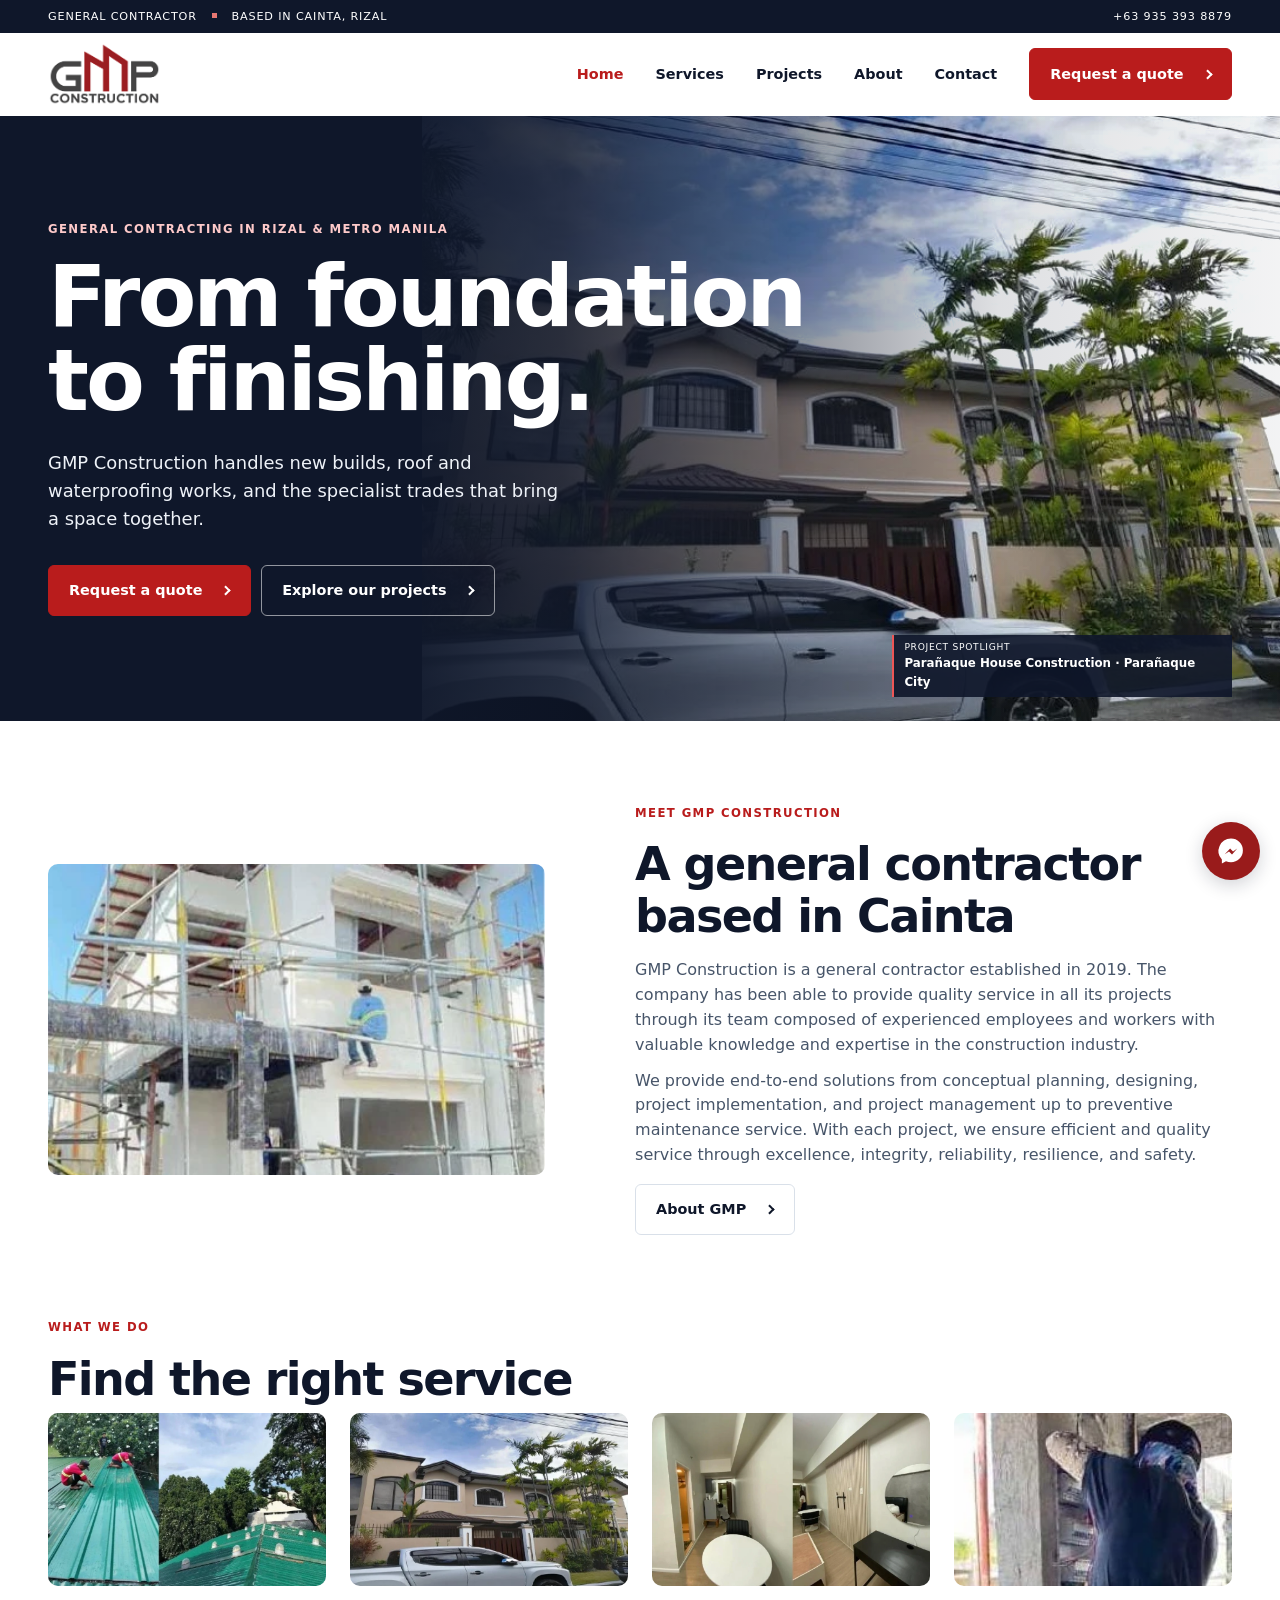
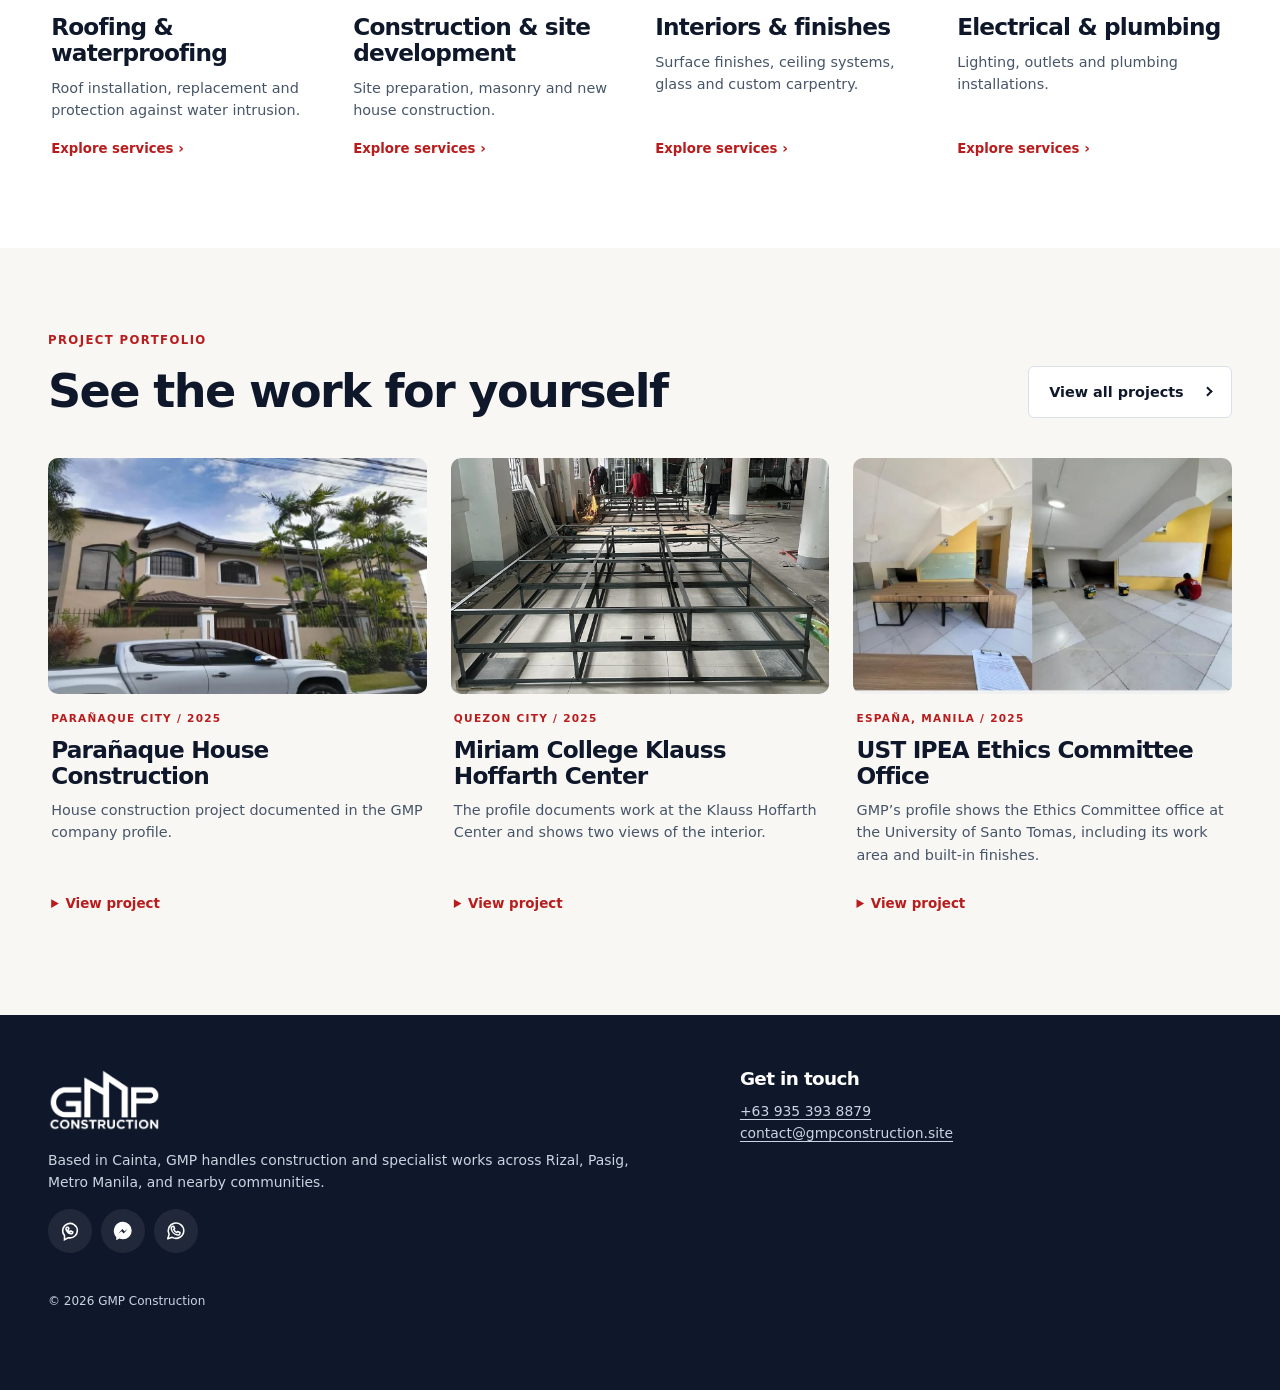
<file: index.html>
<!doctype html>
<html lang="en-PH">
<head>
  <meta charset="utf-8">
  <script async src="https://www.googletagmanager.com/gtm.js?id=GTM-N28Z9VFP"></script>
<script>
  window.dataLayer = window.dataLayer || [];
  function gtag(){dataLayer.push(arguments);}
  gtag('js', new Date());
</script>
  <meta name="viewport" content="width=device-width, initial-scale=1">
  <meta name="robots" content="index, follow">
  <title>GMP Construction | General Contractor in Cainta, Rizal</title>
  <meta name="description" content="GMP Construction provides house construction, roofing, waterproofing and specialist trades in Cainta, Rizal, Pasig and Metro Manila. Explore documented projects.">
  <link rel="canonical" href="https://gmpconstruction.site/">
  <meta property="og:type" content="website">
  <meta property="og:locale" content="en_PH">
  <meta property="og:site_name" content="GMP Construction">
  <meta property="og:title" content="GMP Construction | General Contractor in Cainta, Rizal">
  <meta property="og:description" content="GMP Construction provides house construction, roofing, waterproofing and specialist trades in Cainta, Rizal, Pasig and Metro Manila. Explore documented projects.">
  <meta property="og:url" content="https://gmpconstruction.site/">
  <meta property="og:image" content="https://gmpconstruction.site/assets/images/gmp-social-card-v1.8.2.jpg">
  <meta property="og:image:secure_url" content="https://gmpconstruction.site/assets/images/gmp-social-card-v1.8.2.jpg">
  <meta property="og:image:type" content="image/jpeg">
  <meta property="og:image:width" content="1200">
  <meta property="og:image:height" content="630">
  <meta property="og:image:alt" content="GMP Construction — General contracting in Rizal and Metro Manila, with a completed Parañaque house project">
  <meta name="twitter:image" content="https://gmpconstruction.site/assets/images/gmp-social-card-v1.8.2.jpg">
  <meta name="twitter:image:alt" content="GMP Construction — General contracting in Rizal and Metro Manila">
  <meta name="twitter:card" content="summary_large_image">
  <link rel="icon" type="image/png" href="assets/images/gmp-logo-color.png">
  <link rel="stylesheet" href="assets/css/bootstrap-grid.min.css">
  <link rel="stylesheet" href="assets/css/site.css">
  <!-- ANALYTICS: Insert the approved GA4 or GTM head snippet here after launch approval. -->
  <script type="application/ld+json">{"@context": "https://schema.org", "@type": "GeneralContractor", "name": "GMP Construction", "url": "https://gmpconstruction.site", "image": "https://gmpconstruction.site/assets/images/paranaque-house.webp", "telephone": "+639353938879", "email": "contact@gmpconstruction.site", "foundingDate": "2019", "address": {"@type": "PostalAddress", "streetAddress": "Lot 4 Blk 16 Talavera Street, Vista Verde Executive Village", "addressLocality": "Cainta", "addressRegion": "Rizal", "addressCountry": "PH"}, "areaServed": ["Cainta", "Rizal", "Pasig", "Metro Manila"], "sameAs": ["https://www.facebook.com/gmpconstructionph"]}</script>
  <script src="assets/js/site.js" defer></script>
  
  
</head>
<body>
  <!-- GTM: Insert the approved noscript fallback here if using GTM. -->
  <a class="skip" href="#main">Skip to content</a>
  <div class="utility"><div class="shell"><span>GENERAL CONTRACTOR <i></i> BASED IN CAINTA, RIZAL</span><a href="tel:+639353938879">+63 935 393 8879</a></div></div>
  <header class="header"><div class="shell nav">
    <a href="index.html" class="logo"><img src="assets/images/gmp-logo-color.png" alt="GMP Construction home" fetchpriority="high" decoding="async"></a>
    <button class="menu-toggle" type="button" aria-expanded="false" aria-controls="mobile-nav" aria-label="Open menu"><span class="burger" aria-hidden="true"></span></button>
    <nav id="nav" aria-label="Main navigation"><a href="index.html" aria-current="page">Home</a><a href="services.html">Services</a><a href="projects.html">Projects</a><a href="about.html">About</a><a href="contact.html">Contact</a><a class="button " href="quote.html#quote">Request a quote <span class="button-arrow" aria-hidden="true"></span></a></nav>
  </div></header>
  <dialog class="mobile-drawer" id="mobile-nav" aria-label="Mobile navigation">
    <div class="drawer-head"><strong>GMP Construction</strong><button type="button" data-menu-close aria-label="Close menu">×</button></div>
    <nav aria-label="Mobile navigation"><a href="index.html" aria-current="page">Home</a><a href="services.html">Services</a><a href="projects.html">Projects</a><a href="about.html">About</a><a href="contact.html">Contact</a><a class="button " href="quote.html#quote">Request a quote <span class="button-arrow" aria-hidden="true"></span></a></nav>
  </dialog>
  <main id="main"><section class="hero" aria-label="Featured project slideshow">
  <div class="hero-slide" ><img src="assets/images/paranaque-house.webp" alt="Street-facing exterior of the two-storey Parañaque house" fetchpriority="high" decoding="async"><a href="projects.html#paranaque-house" class="hero-caption">PROJECT SPOTLIGHT <strong>Parañaque House Construction · Parañaque City</strong></a></div><div class="hero-slide" hidden><img src="assets/images/miriam-klauss-hoffarth-uploaded-01.webp" alt="Miriam College Klauss Hoffarth Center — project photo 1" loading="lazy" decoding="async"><a href="projects.html#miriam-klauss-hoffarth" class="hero-caption">PROJECT SPOTLIGHT <strong>Miriam College Klauss Hoffarth Center · Quezon City</strong></a></div><div class="hero-slide" hidden><img src="assets/images/ust-ipea-ethics-office.webp" alt="Two interior views of the UST IPEA Ethics Committee office" loading="lazy" decoding="async"><a href="projects.html#ust-ipea-ethics-office" class="hero-caption">PROJECT SPOTLIGHT <strong>UST IPEA Ethics Committee Office · España, Manila</strong></a></div><div class="hero-slide" hidden><img src="assets/images/miriam-mmj-covered-court-uploaded-01.webp" alt="Miriam College MMJ Covered Court Re-roofing — project photo 1" loading="lazy" decoding="async"><a href="projects.html#miriam-mmj-covered-court" class="hero-caption">PROJECT SPOTLIGHT <strong>Miriam College MMJ Covered Court Re-roofing · Quezon City</strong></a></div>
  <div class="shell hero-inner"><p class="eyebrow">GENERAL CONTRACTING IN RIZAL &amp; METRO MANILA</p>
  <h1>From foundation<br>to finishing.</h1><p>GMP Construction handles new builds, roof and waterproofing works, and the specialist trades that bring a space together.</p>
  <div class="actions"><a class="button " href="quote.html#quote">Request a quote <span class="button-arrow" aria-hidden="true"></span></a><a class="button ghost" href="projects.html">Explore our projects <span class="button-arrow" aria-hidden="true"></span></a></div></div>
</section>
<section class="shell section about-layout home-intro" data-reveal><img src="assets/images/team.webp" alt="GMP crew working on a building exterior" loading="lazy" decoding="async"><div><p class="eyebrow">MEET GMP CONSTRUCTION</p><h2>A general contractor based in Cainta</h2><p>GMP Construction is a general contractor established in 2019. The company has been able to provide quality service in all its projects through its team composed of experienced employees and workers with valuable knowledge and expertise in the construction industry.</p>
<p>We provide end-to-end solutions from conceptual planning, designing, project implementation, and project management up to preventive maintenance service. With each project, we ensure efficient and quality service through excellence, integrity, reliability, resilience, and safety.</p><a class="button outline" href="about.html">About GMP <span class="button-arrow" aria-hidden="true"></span></a></div></section>
<section class="section shell"><p class="eyebrow">WHAT WE DO</p><h2>Find the right service</h2><div class="group-grid row row-cols-1 row-cols-sm-2 row-cols-xl-4 g-4"><div class="col d-flex"><a href="services.html#roofing" class="group-tile"><img src="assets/images/miriam-mmj-covered-court-01.webp" alt="" loading="lazy" decoding="async"><div><h3>Roofing &amp; waterproofing</h3><p>Roof installation, replacement and protection against water intrusion.</p><span class="service-link">Explore services <span aria-hidden="true">›</span></span></div></a></div><div class="col d-flex"><a href="services.html#construction" class="group-tile"><img src="assets/images/paranaque-house.webp" alt="" loading="lazy" decoding="async"><div><h3>Construction &amp; site development</h3><p>Site preparation, masonry and new house construction.</p><span class="service-link">Explore services <span aria-hidden="true">›</span></span></div></a></div><div class="col d-flex"><a href="services.html#finishes" class="group-tile"><img src="assets/images/condo-renovation-ortigas-01.webp" alt="" loading="lazy" decoding="async"><div><h3>Interiors &amp; finishes</h3><p>Surface finishes, ceiling systems, glass and custom carpentry.</p><span class="service-link">Explore services <span aria-hidden="true">›</span></span></div></a></div><div class="col d-flex"><a href="services.html#utilities" class="group-tile"><img src="assets/images/electrical-work.webp" alt="" loading="lazy" decoding="async"><div><h3>Electrical &amp; plumbing</h3><p>Lighting, outlets and plumbing installations.</p><span class="service-link">Explore services <span aria-hidden="true">›</span></span></div></a></div></div></section>
<section class="section tinted"><div class="shell"><p class="eyebrow">PROJECT PORTFOLIO</p><div class="section-head"><h2>See the work for yourself</h2><a class="button outline" href="projects.html">View all projects <span class="button-arrow" aria-hidden="true"></span></a></div>
<div class="project-grid row row-cols-1 row-cols-sm-2 row-cols-lg-3 g-4"><div class="project-column col d-flex" data-category="residential"><article class="project">
      <a class="project-cover" href="#paranaque-house" aria-label="View project: Parañaque House Construction"><img src="assets/images/paranaque-house.webp" alt="Street-facing exterior of the two-storey Parañaque house" loading="lazy" decoding="async"></a>
      <div class="project-content"><p class="eyebrow">Parañaque City <span> / </span> 2025</p>
      <h3>Parañaque House Construction</h3><p>House construction project documented in the GMP company profile.</p>
      <details class="project-evidence" id="paranaque-house"><summary>View project</summary><figure><img src="assets/images/paranaque-house.webp" alt="Street-facing exterior of the two-storey Parañaque house" loading="lazy" decoding="async"><figcaption>Street-facing exterior of the two-storey Parañaque house</figcaption></figure>
      <a class="button " href="quote.html?service=House%20construction&amp;project=Para%C3%B1aque%20House%20Construction#quote">I want to avail this service <span class="button-arrow" aria-hidden="true"></span></a></details></div>
    </article></div><div class="project-column col d-flex" data-category="institutional"><article class="project">
      <a class="project-cover" href="#miriam-klauss-hoffarth" aria-label="View project: Miriam College Klauss Hoffarth Center"><img src="assets/images/miriam-klauss-hoffarth-uploaded-01.webp" alt="Miriam College Klauss Hoffarth Center — project photo 1" loading="lazy" decoding="async"></a>
      <div class="project-content"><p class="eyebrow">Quezon City <span> / </span> 2025</p>
      <h3>Miriam College Klauss Hoffarth Center</h3><p>The profile documents work at the Klauss Hoffarth Center and shows two views of the interior.</p>
      <details class="project-evidence" id="miriam-klauss-hoffarth"><summary>View project</summary><figure><img src="assets/images/miriam-klauss-hoffarth-uploaded-01.webp" alt="Miriam College Klauss Hoffarth Center — project photo 1" loading="lazy" decoding="async"><figcaption>Miriam College Klauss Hoffarth Center — project photo 1</figcaption></figure><figure><img src="assets/images/miriam-klauss-hoffarth-uploaded-02.webp" alt="Miriam College Klauss Hoffarth Center — project photo 2" loading="lazy" decoding="async"><figcaption>Miriam College Klauss Hoffarth Center — project photo 2</figcaption></figure><figure><img src="assets/images/miriam-klauss-hoffarth-uploaded-03.webp" alt="Miriam College Klauss Hoffarth Center — project photo 3" loading="lazy" decoding="async"><figcaption>Miriam College Klauss Hoffarth Center — project photo 3</figcaption></figure><figure><img src="assets/images/miriam-klauss-hoffarth-uploaded-04.webp" alt="Miriam College Klauss Hoffarth Center — project photo 4" loading="lazy" decoding="async"><figcaption>Miriam College Klauss Hoffarth Center — project photo 4</figcaption></figure><figure><img src="assets/images/miriam-klauss-hoffarth-uploaded-05.webp" alt="Miriam College Klauss Hoffarth Center — project photo 5" loading="lazy" decoding="async"><figcaption>Miriam College Klauss Hoffarth Center — project photo 5</figcaption></figure><figure><img src="assets/images/miriam-klauss-hoffarth-uploaded-06.webp" alt="Miriam College Klauss Hoffarth Center — project photo 6" loading="lazy" decoding="async"><figcaption>Miriam College Klauss Hoffarth Center — project photo 6</figcaption></figure><figure><img src="assets/images/miriam-klauss-hoffarth.webp" alt="Interior views of the Klauss Hoffarth Center" loading="lazy" decoding="async"><figcaption>Interior views of the Klauss Hoffarth Center</figcaption></figure><figure><img src="assets/images/miriam-klauss-hoffarth-view-1.webp" alt="Interior with ceiling and lighting finishes" loading="lazy" decoding="async"><figcaption>Interior with ceiling and lighting finishes</figcaption></figure><figure><img src="assets/images/miriam-klauss-hoffarth-view-2.webp" alt="Interior showing work in progress" loading="lazy" decoding="async"><figcaption>Interior showing work in progress</figcaption></figure>
      <a class="button " href="quote.html?service=Other%20/%20multiple%20services&amp;project=Miriam%20College%20Klauss%20Hoffarth%20Center#quote">I want to avail this service <span class="button-arrow" aria-hidden="true"></span></a></details></div>
    </article></div><div class="project-column col d-flex" data-category="institutional"><article class="project">
      <a class="project-cover" href="#ust-ipea-ethics-office" aria-label="View project: UST IPEA Ethics Committee Office"><img src="assets/images/ust-ipea-ethics-office.webp" alt="Two interior views of the UST IPEA Ethics Committee office" loading="lazy" decoding="async"></a>
      <div class="project-content"><p class="eyebrow">España, Manila <span> / </span> 2025</p>
      <h3>UST IPEA Ethics Committee Office</h3><p>GMP’s profile shows the Ethics Committee office at the University of Santo Tomas, including its work area and built-in finishes.</p>
      <details class="project-evidence" id="ust-ipea-ethics-office"><summary>View project</summary><figure><img src="assets/images/ust-ipea-ethics-office.webp" alt="Two interior views of the UST IPEA Ethics Committee office" loading="lazy" decoding="async"><figcaption>Two interior views of the UST IPEA Ethics Committee office</figcaption></figure><figure><img src="assets/images/ust-ipea-ethics-office-view-1.webp" alt="Office interior with a work table" loading="lazy" decoding="async"><figcaption>Office interior with a work table</figcaption></figure><figure><img src="assets/images/ust-ipea-ethics-office-view-2.webp" alt="Office interior and tiled floor" loading="lazy" decoding="async"><figcaption>Office interior and tiled floor</figcaption></figure>
      <a class="button " href="quote.html?service=Other%20/%20multiple%20services&amp;project=UST%20IPEA%20Ethics%20Committee%20Office#quote">I want to avail this service <span class="button-arrow" aria-hidden="true"></span></a></details></div>
    </article></div></div></div></section></main>
  <footer>
    <div class="shell footer-grid">
      <div><a class="logo" href="index.html"><img src="assets/images/gmp-logo-white.png" alt="GMP Construction home" loading="lazy" decoding="async"></a><p>Based in Cainta, GMP handles construction and specialist works across Rizal, Pasig, Metro Manila, and nearby communities.</p><div class="social-links">
      <a href="viber://chat?number=%2B639353938879" aria-label="Chat with GMP on Viber" title="Viber"><svg viewBox="0 0 24 24" aria-hidden="true" fill="none" stroke="currentColor" stroke-width="1.7"><path d="M20 11.5a8 8 0 0 1-8 8h-2l-4 2v-4.5a8 8 0 1 1 14-5.5Z"/><path d="M9 8c-1 0-2 1-1 3 1 2 3 4 5 4 1 0 2-1 2-2l-2-1-1 1c-1-.5-2-1.5-2-2.5l.8-1L10 8Z"/></svg></a>
      <a href="https://m.me/gmpconstructionph" aria-label="Chat with GMP on Messenger" title="Messenger"><svg viewBox="0 0 24 24" aria-hidden="true" fill="currentColor"><path d="M12 2a10 10 0 0 0-7.3 16.8V22l3.3-1.8c1.2.5 2.6.8 4 .8a9.5 9.5 0 1 0 0-19Zm-5 12.6 4.3-4.7 2.3 2.4 3.4-2.4-4.2 4.8-2.4-2.4Z"/></svg></a>
      <a href="https://wa.me/639353938879" target="_blank" rel="noopener noreferrer" aria-label="Chat with GMP on WhatsApp (opens a new tab)" title="WhatsApp"><svg viewBox="0 0 24 24" aria-hidden="true" fill="none" stroke="currentColor" stroke-width="1.7" stroke-linecap="round" stroke-linejoin="round"><path d="M20.5 11.5a8.5 8.5 0 0 1-12.6 7.4L3 20.5l1.5-4.8A8.5 8.5 0 1 1 20.5 11.5Z"/><path d="m8 7 1.5-.2 1 2.6-1 1c.7 1.5 1.7 2.5 3.3 3.2l1-1 2.5 1.1-.2 1.5c-.1.8-1.2 1.4-2.2 1.2-3.6-.6-6.7-3.7-7.1-7.1C6.7 8.3 7.2 7.2 8 7Z"/></svg></a></div></div>
      <div><h2>Get in touch</h2><p><a href="tel:+639353938879">+63 935 393 8879</a><br><a href="mailto:contact@gmpconstruction.site">contact@gmpconstruction.site</a></p></div>
    </div>
    <div class="shell footer-bottom"><span>© 2026 GMP Construction</span></div>
  </footer>
  <!-- Shared native dialog. Project content is copied from the accessible HTML disclosure. -->
  <dialog class="project-dialog" aria-labelledby="project-dialog-title">
    <div class="dialog-head"><h2 id="project-dialog-title"></h2><button type="button" data-close aria-label="Close project">×</button></div>
    <div class="dialog-body">
      <p class="dialog-description"></p>
      <div class="photo-stage"><div class="photo-window" tabindex="0" aria-label="Project photo. Scroll to pan when zoomed."><img alt=""></div>
        <div class="photo-tools"><button type="button" data-photo-prev aria-label="Previous photo">‹</button><span data-photo-count aria-live="polite"></span><button type="button" data-photo-next aria-label="Next photo">›</button><button type="button" data-zoom aria-label="Magnify photo" aria-pressed="false"><svg viewBox="0 0 24 24" width="19" height="19" aria-hidden="true" fill="none" stroke="currentColor" stroke-width="2"><circle cx="10" cy="10" r="6"/><path d="m15 15 6 6M7 10h6m-3-3v6"/></svg><span>Zoom in</span></button></div></div>
      <p class="photo-caption"></p>
      <a class="button dialog-quote" href="quote.html#quote">I want to avail this service</a>
    </div>
  </dialog>
  <!-- MESSENGER: Shared floating chat launcher. Update this URL if the page username changes. -->
  <a class="messenger-float" href="https://m.me/gmpconstructionph" target="_blank" rel="noopener noreferrer" aria-label="Chat with GMP Construction on Messenger (opens a new tab)" title="Chat on Messenger">
    <svg viewBox="0 0 24 24" aria-hidden="true" fill="currentColor"><path d="M12 2a10 10 0 0 0-7.3 16.8V22l3.3-1.8c1.2.5 2.6.8 4 .8a9.5 9.5 0 1 0 0-19Zm-5 12.6 4.3-4.7 2.3 2.4 3.4-2.4-4.2 4.8-2.4-2.4Z"/></svg>
  </a>
</body>
</html>
</file>
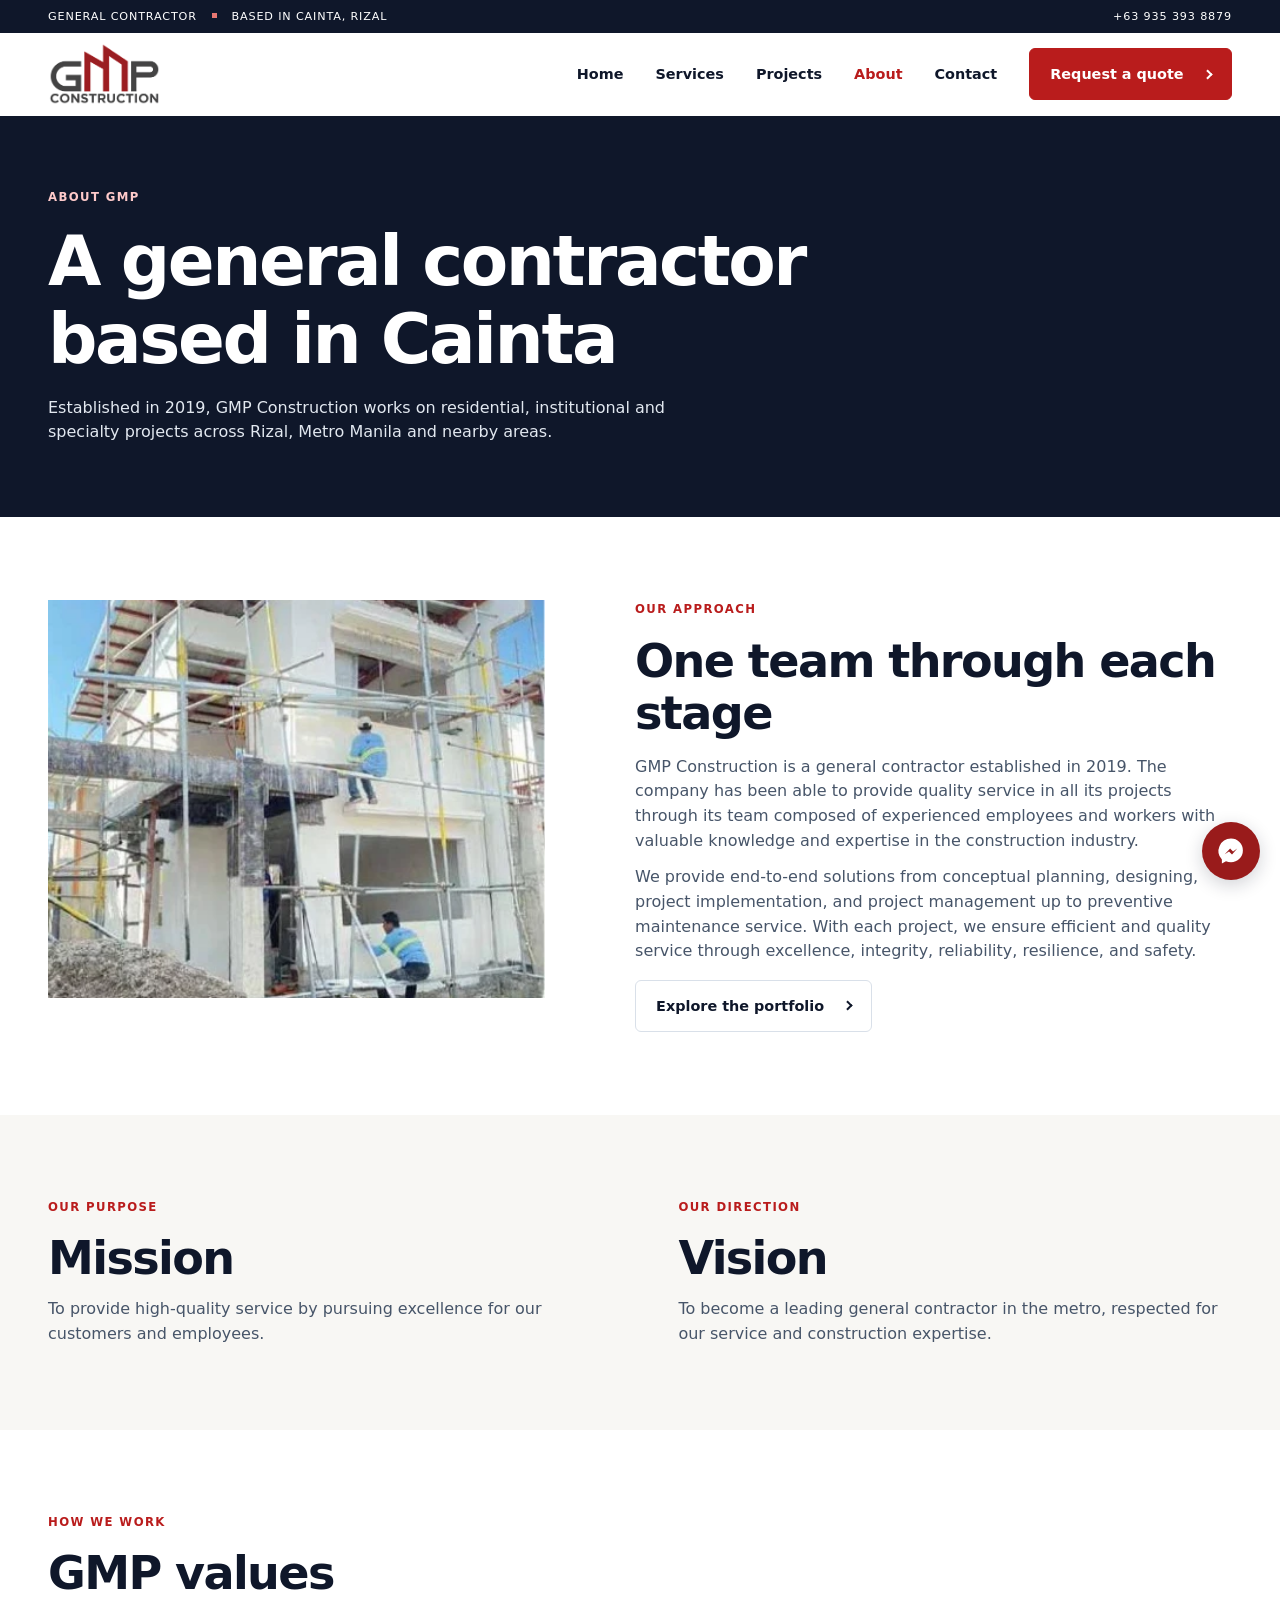
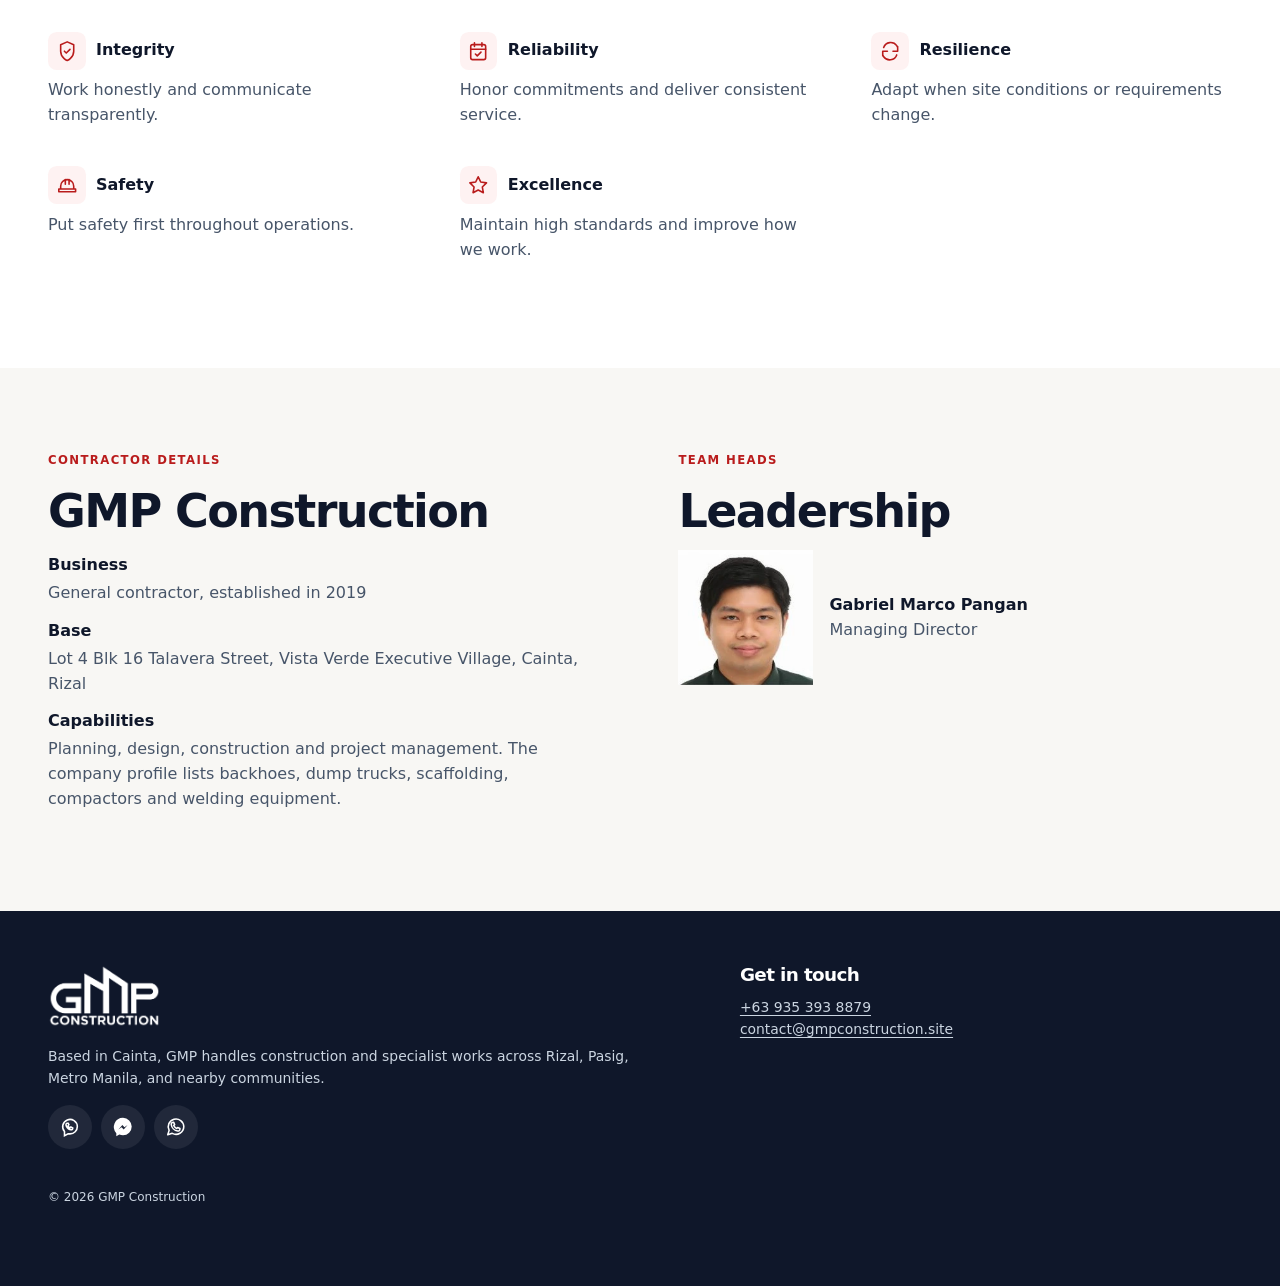
<file: about.html>
<!doctype html>
<html lang="en-PH">
<head>
  <meta charset="utf-8">
  <script async src="https://www.googletagmanager.com/gtm.js?id=GTM-N28Z9VFP"></script>
<script>
  window.dataLayer = window.dataLayer || [];
  function gtag(){dataLayer.push(arguments);}
  gtag('js', new Date());
</script>
  <meta name="viewport" content="width=device-width, initial-scale=1">
  <meta name="robots" content="index, follow">
  <title>About GMP Construction | Cainta General Contractor</title>
  <meta name="description" content="Meet GMP Construction, a general contractor established in 2019 and based in Cainta, Rizal, serving Pasig, Metro Manila and surrounding areas.">
  <link rel="canonical" href="https://gmpconstruction.site/about.html">
  <meta property="og:type" content="website">
  <meta property="og:locale" content="en_PH">
  <meta property="og:site_name" content="GMP Construction">
  <meta property="og:title" content="About GMP Construction | Cainta General Contractor">
  <meta property="og:description" content="Meet GMP Construction, a general contractor established in 2019 and based in Cainta, Rizal, serving Pasig, Metro Manila and surrounding areas.">
  <meta property="og:url" content="https://gmpconstruction.site/about.html">
  <meta property="og:image" content="https://gmpconstruction.site/assets/images/gmp-social-card-v1.8.2.jpg">
  <meta property="og:image:secure_url" content="https://gmpconstruction.site/assets/images/gmp-social-card-v1.8.2.jpg">
  <meta property="og:image:type" content="image/jpeg">
  <meta property="og:image:width" content="1200">
  <meta property="og:image:height" content="630">
  <meta property="og:image:alt" content="GMP Construction — General contracting in Rizal and Metro Manila, with a completed Parañaque house project">
  <meta name="twitter:image" content="https://gmpconstruction.site/assets/images/gmp-social-card-v1.8.2.jpg">
  <meta name="twitter:image:alt" content="GMP Construction — General contracting in Rizal and Metro Manila">
  <meta name="twitter:card" content="summary_large_image">
  <link rel="icon" type="image/png" href="assets/images/gmp-logo-color.png">
  <link rel="stylesheet" href="assets/css/bootstrap-grid.min.css">
  <link rel="stylesheet" href="assets/css/site.css">
  <!-- ANALYTICS: Insert the approved GA4 or GTM head snippet here after launch approval. -->
  <script type="application/ld+json">{"@context": "https://schema.org", "@type": "GeneralContractor", "name": "GMP Construction", "url": "https://gmpconstruction.site", "image": "https://gmpconstruction.site/assets/images/paranaque-house.webp", "telephone": "+639353938879", "email": "contact@gmpconstruction.site", "foundingDate": "2019", "address": {"@type": "PostalAddress", "streetAddress": "Lot 4 Blk 16 Talavera Street, Vista Verde Executive Village", "addressLocality": "Cainta", "addressRegion": "Rizal", "addressCountry": "PH"}, "areaServed": ["Cainta", "Rizal", "Pasig", "Metro Manila"], "sameAs": ["https://www.facebook.com/gmpconstructionph"]}</script>
  <script src="assets/js/site.js" defer></script>
  
  
</head>
<body>
  <!-- GTM: Insert the approved noscript fallback here if using GTM. -->
  <a class="skip" href="#main">Skip to content</a>
  <div class="utility"><div class="shell"><span>GENERAL CONTRACTOR <i></i> BASED IN CAINTA, RIZAL</span><a href="tel:+639353938879">+63 935 393 8879</a></div></div>
  <header class="header"><div class="shell nav">
    <a href="index.html" class="logo"><img src="assets/images/gmp-logo-color.png" alt="GMP Construction home" fetchpriority="high" decoding="async"></a>
    <button class="menu-toggle" type="button" aria-expanded="false" aria-controls="mobile-nav" aria-label="Open menu"><span class="burger" aria-hidden="true"></span></button>
    <nav id="nav" aria-label="Main navigation"><a href="index.html">Home</a><a href="services.html">Services</a><a href="projects.html">Projects</a><a href="about.html" aria-current="page">About</a><a href="contact.html">Contact</a><a class="button " href="quote.html#quote">Request a quote <span class="button-arrow" aria-hidden="true"></span></a></nav>
  </div></header>
  <dialog class="mobile-drawer" id="mobile-nav" aria-label="Mobile navigation">
    <div class="drawer-head"><strong>GMP Construction</strong><button type="button" data-menu-close aria-label="Close menu">×</button></div>
    <nav aria-label="Mobile navigation"><a href="index.html">Home</a><a href="services.html">Services</a><a href="projects.html">Projects</a><a href="about.html" aria-current="page">About</a><a href="contact.html">Contact</a><a class="button " href="quote.html#quote">Request a quote <span class="button-arrow" aria-hidden="true"></span></a></nav>
  </dialog>
  <main id="main"><section class="intro"><div class="shell"><p class="eyebrow">ABOUT GMP</p><h1>A general contractor based in Cainta</h1><p>Established in 2019, GMP Construction works on residential, institutional and specialty projects across Rizal, Metro Manila and nearby areas.</p></div></section>
<section class="shell section about-layout"><img src="assets/images/team.webp" alt="GMP crew working on the exterior of a building" loading="lazy" decoding="async">
<div><p class="eyebrow">OUR APPROACH</p><h2>One team through each stage</h2><p>GMP Construction is a general contractor established in 2019. The company has been able to provide quality service in all its projects through its team composed of experienced employees and workers with valuable knowledge and expertise in the construction industry.</p>
<p>We provide end-to-end solutions from conceptual planning, designing, project implementation, and project management up to preventive maintenance service. With each project, we ensure efficient and quality service through excellence, integrity, reliability, resilience, and safety.</p>
<a class="button outline" href="projects.html">Explore the portfolio <span class="button-arrow" aria-hidden="true"></span></a></div></section>
<section class="section tinted"><div class="shell about-columns">
  <article><p class="eyebrow">OUR PURPOSE</p><h2>Mission</h2><p>To provide high-quality service by pursuing excellence for our customers and employees.</p></article>
  <article><p class="eyebrow">OUR DIRECTION</p><h2>Vision</h2><p>To become a leading general contractor in the metro, respected for our service and construction expertise.</p></article>
</div></section>
<section class="shell section"><p class="eyebrow">HOW WE WORK</p><h2>GMP values</h2><dl class="value-grid">
<div><dt><span class="brand-icon"><svg viewBox="0 0 24 24" fill="none" stroke="currentColor" stroke-width="1.7" stroke-linecap="round" stroke-linejoin="round" aria-hidden="true" focusable="false"><path d="M12 22s7-3 7-10V5l-7-3-7 3v7c0 7 7 10 7 10Z"/><path d="m9 12 2 2 4-4"/></svg></span>Integrity</dt><dd>Work honestly and communicate transparently.</dd></div>
<div><dt><span class="brand-icon"><svg viewBox="0 0 24 24" fill="none" stroke="currentColor" stroke-width="1.7" stroke-linecap="round" stroke-linejoin="round" aria-hidden="true" focusable="false"><rect x="4" y="5" width="16" height="16" rx="2"/><path d="M8 3v4m8-4v4M4 10h16m-11 5 2 2 4-4"/></svg></span>Reliability</dt><dd>Honor commitments and deliver consistent service.</dd></div>
<div><dt><span class="brand-icon"><svg viewBox="0 0 24 24" fill="none" stroke="currentColor" stroke-width="1.7" stroke-linecap="round" stroke-linejoin="round" aria-hidden="true" focusable="false"><path d="M20 7v5h-5M4 17v-5h5M5 8a8 8 0 0 1 14-2l1 2M4 16l1 2a8 8 0 0 0 14-2"/></svg></span>Resilience</dt><dd>Adapt when site conditions or requirements change.</dd></div>
<div><dt><span class="brand-icon"><svg viewBox="0 0 24 24" fill="none" stroke="currentColor" stroke-width="1.7" stroke-linecap="round" stroke-linejoin="round" aria-hidden="true" focusable="false"><path d="M3 16h18v3H3zM5 16v-3a7 7 0 0 1 14 0v3M10 6v5m4-5v5"/></svg></span>Safety</dt><dd>Put safety first throughout operations.</dd></div>
<div><dt><span class="brand-icon"><svg viewBox="0 0 24 24" fill="none" stroke="currentColor" stroke-width="1.7" stroke-linecap="round" stroke-linejoin="round" aria-hidden="true" focusable="false"><path d="m12 3 2.7 5.6 6.2.9-4.5 4.4 1.1 6.2-5.5-2.9-5.5 2.9 1.1-6.2-4.5-4.4 6.2-.9Z"/></svg></span>Excellence</dt><dd>Maintain high standards and improve how we work.</dd></div></dl></section>
<section class="section tinted"><div class="shell about-columns"><div><p class="eyebrow">CONTRACTOR DETAILS</p><h2>GMP Construction</h2><dl class="company-facts"><dt>Business</dt><dd>General contractor, established in 2019</dd><dt>Base</dt><dd>Lot 4 Blk 16 Talavera Street, Vista Verde Executive Village, Cainta, Rizal</dd><dt>Capabilities</dt><dd>Planning, design, construction and project management. The company profile lists backhoes, dump trucks, scaffolding, compactors and welding equipment.</dd></dl></div>
<div><p class="eyebrow">TEAM HEADS</p><h2>Leadership</h2><figure class="team-profile"><img src="assets/images/gabriel-marco-pangan.webp" alt="Gabriel Marco Pangan, Managing Director of GMP Construction" loading="lazy" decoding="async"><figcaption><strong>Gabriel Marco Pangan</strong><span>Managing Director</span></figcaption></figure></div></div></section>
</main>
  <footer>
    <div class="shell footer-grid">
      <div><a class="logo" href="index.html"><img src="assets/images/gmp-logo-white.png" alt="GMP Construction home" loading="lazy" decoding="async"></a><p>Based in Cainta, GMP handles construction and specialist works across Rizal, Pasig, Metro Manila, and nearby communities.</p><div class="social-links">
      <a href="viber://chat?number=%2B639353938879" aria-label="Chat with GMP on Viber" title="Viber"><svg viewBox="0 0 24 24" aria-hidden="true" fill="none" stroke="currentColor" stroke-width="1.7"><path d="M20 11.5a8 8 0 0 1-8 8h-2l-4 2v-4.5a8 8 0 1 1 14-5.5Z"/><path d="M9 8c-1 0-2 1-1 3 1 2 3 4 5 4 1 0 2-1 2-2l-2-1-1 1c-1-.5-2-1.5-2-2.5l.8-1L10 8Z"/></svg></a>
      <a href="https://m.me/gmpconstructionph" aria-label="Chat with GMP on Messenger" title="Messenger"><svg viewBox="0 0 24 24" aria-hidden="true" fill="currentColor"><path d="M12 2a10 10 0 0 0-7.3 16.8V22l3.3-1.8c1.2.5 2.6.8 4 .8a9.5 9.5 0 1 0 0-19Zm-5 12.6 4.3-4.7 2.3 2.4 3.4-2.4-4.2 4.8-2.4-2.4Z"/></svg></a>
      <a href="https://wa.me/639353938879" target="_blank" rel="noopener noreferrer" aria-label="Chat with GMP on WhatsApp (opens a new tab)" title="WhatsApp"><svg viewBox="0 0 24 24" aria-hidden="true" fill="none" stroke="currentColor" stroke-width="1.7" stroke-linecap="round" stroke-linejoin="round"><path d="M20.5 11.5a8.5 8.5 0 0 1-12.6 7.4L3 20.5l1.5-4.8A8.5 8.5 0 1 1 20.5 11.5Z"/><path d="m8 7 1.5-.2 1 2.6-1 1c.7 1.5 1.7 2.5 3.3 3.2l1-1 2.5 1.1-.2 1.5c-.1.8-1.2 1.4-2.2 1.2-3.6-.6-6.7-3.7-7.1-7.1C6.7 8.3 7.2 7.2 8 7Z"/></svg></a></div></div>
      <div><h2>Get in touch</h2><p><a href="tel:+639353938879">+63 935 393 8879</a><br><a href="mailto:contact@gmpconstruction.site">contact@gmpconstruction.site</a></p></div>
    </div>
    <div class="shell footer-bottom"><span>© 2026 GMP Construction</span></div>
  </footer>
  <!-- Shared native dialog. Project content is copied from the accessible HTML disclosure. -->
  <dialog class="project-dialog" aria-labelledby="project-dialog-title">
    <div class="dialog-head"><h2 id="project-dialog-title"></h2><button type="button" data-close aria-label="Close project">×</button></div>
    <div class="dialog-body">
      <p class="dialog-description"></p>
      <div class="photo-stage"><div class="photo-window" tabindex="0" aria-label="Project photo. Scroll to pan when zoomed."><img alt=""></div>
        <div class="photo-tools"><button type="button" data-photo-prev aria-label="Previous photo">‹</button><span data-photo-count aria-live="polite"></span><button type="button" data-photo-next aria-label="Next photo">›</button><button type="button" data-zoom aria-label="Magnify photo" aria-pressed="false"><svg viewBox="0 0 24 24" width="19" height="19" aria-hidden="true" fill="none" stroke="currentColor" stroke-width="2"><circle cx="10" cy="10" r="6"/><path d="m15 15 6 6M7 10h6m-3-3v6"/></svg><span>Zoom in</span></button></div></div>
      <p class="photo-caption"></p>
      <a class="button dialog-quote" href="quote.html#quote">I want to avail this service</a>
    </div>
  </dialog>
  <!-- MESSENGER: Shared floating chat launcher. Update this URL if the page username changes. -->
  <a class="messenger-float" href="https://m.me/gmpconstructionph" target="_blank" rel="noopener noreferrer" aria-label="Chat with GMP Construction on Messenger (opens a new tab)" title="Chat on Messenger">
    <svg viewBox="0 0 24 24" aria-hidden="true" fill="currentColor"><path d="M12 2a10 10 0 0 0-7.3 16.8V22l3.3-1.8c1.2.5 2.6.8 4 .8a9.5 9.5 0 1 0 0-19Zm-5 12.6 4.3-4.7 2.3 2.4 3.4-2.4-4.2 4.8-2.4-2.4Z"/></svg>
  </a>
</body>
</html>
</file>
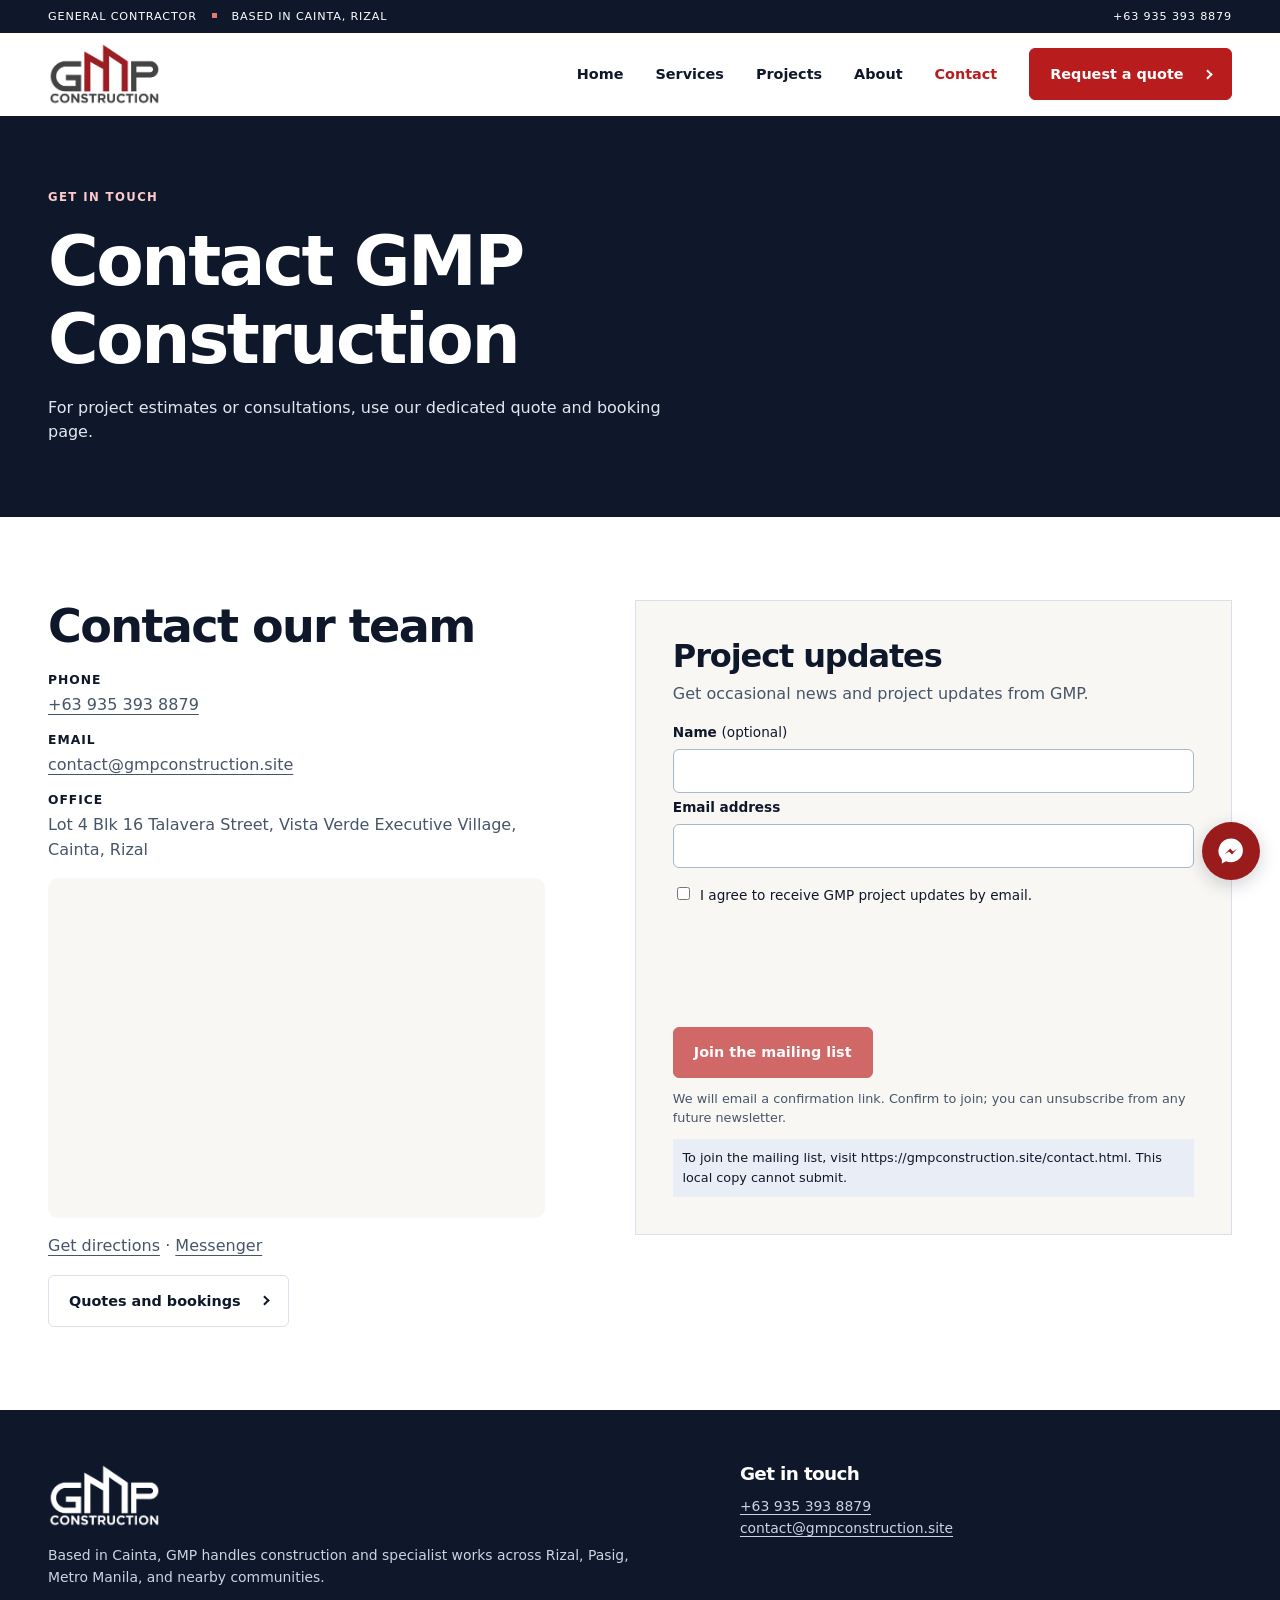
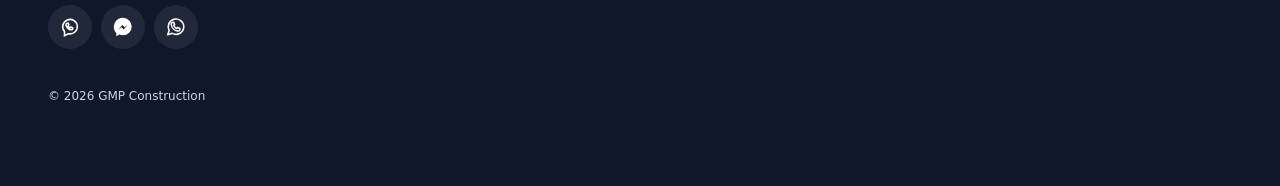
<file: contact.html>
<!doctype html>
<html lang="en-PH">
<head>
  <meta charset="utf-8">
  <script async src="https://www.googletagmanager.com/gtm.js?id=GTM-N28Z9VFP"></script>
<script>
  window.dataLayer = window.dataLayer || [];
  function gtag(){dataLayer.push(arguments);}
  gtag('js', new Date());
</script>
  <meta name="viewport" content="width=device-width, initial-scale=1">
  <meta name="robots" content="index, follow">
  <title>Contact GMP Construction | Cainta, Rizal</title>
  <meta name="description" content="Find GMP Construction contact details and service coverage in Rizal and Metro Manila.">
  <link rel="canonical" href="https://gmpconstruction.site/contact.html">
  <meta property="og:type" content="website">
  <meta property="og:locale" content="en_PH">
  <meta property="og:site_name" content="GMP Construction">
  <meta property="og:title" content="Contact GMP Construction | Cainta, Rizal">
  <meta property="og:description" content="Find GMP Construction contact details and service coverage in Rizal and Metro Manila.">
  <meta property="og:url" content="https://gmpconstruction.site/contact.html">
  <meta property="og:image" content="https://gmpconstruction.site/assets/images/gmp-social-card-v1.8.2.jpg">
  <meta property="og:image:secure_url" content="https://gmpconstruction.site/assets/images/gmp-social-card-v1.8.2.jpg">
  <meta property="og:image:type" content="image/jpeg">
  <meta property="og:image:width" content="1200">
  <meta property="og:image:height" content="630">
  <meta property="og:image:alt" content="GMP Construction — General contracting in Rizal and Metro Manila, with a completed Parañaque house project">
  <meta name="twitter:image" content="https://gmpconstruction.site/assets/images/gmp-social-card-v1.8.2.jpg">
  <meta name="twitter:image:alt" content="GMP Construction — General contracting in Rizal and Metro Manila">
  <meta name="twitter:card" content="summary_large_image">
  <link rel="icon" type="image/png" href="assets/images/gmp-logo-color.png">
  <link rel="stylesheet" href="assets/css/bootstrap-grid.min.css">
  <link rel="stylesheet" href="assets/css/site.css">
  <!-- ANALYTICS: Insert the approved GA4 or GTM head snippet here after launch approval. -->
  <script type="application/ld+json">{"@context": "https://schema.org", "@type": "GeneralContractor", "name": "GMP Construction", "url": "https://gmpconstruction.site", "image": "https://gmpconstruction.site/assets/images/paranaque-house.webp", "telephone": "+639353938879", "email": "contact@gmpconstruction.site", "foundingDate": "2019", "address": {"@type": "PostalAddress", "streetAddress": "Lot 4 Blk 16 Talavera Street, Vista Verde Executive Village", "addressLocality": "Cainta", "addressRegion": "Rizal", "addressCountry": "PH"}, "areaServed": ["Cainta", "Rizal", "Pasig", "Metro Manila"], "sameAs": ["https://www.facebook.com/gmpconstructionph"]}</script>
  <script src="assets/js/site.js" defer></script>
  
  <script src="assets/js/newsletter.js" defer></script>
</head>
<body>
  <!-- GTM: Insert the approved noscript fallback here if using GTM. -->
  <a class="skip" href="#main">Skip to content</a>
  <div class="utility"><div class="shell"><span>GENERAL CONTRACTOR <i></i> BASED IN CAINTA, RIZAL</span><a href="tel:+639353938879">+63 935 393 8879</a></div></div>
  <header class="header"><div class="shell nav">
    <a href="index.html" class="logo"><img src="assets/images/gmp-logo-color.png" alt="GMP Construction home" fetchpriority="high" decoding="async"></a>
    <button class="menu-toggle" type="button" aria-expanded="false" aria-controls="mobile-nav" aria-label="Open menu"><span class="burger" aria-hidden="true"></span></button>
    <nav id="nav" aria-label="Main navigation"><a href="index.html">Home</a><a href="services.html">Services</a><a href="projects.html">Projects</a><a href="about.html">About</a><a href="contact.html" aria-current="page">Contact</a><a class="button " href="quote.html#quote">Request a quote <span class="button-arrow" aria-hidden="true"></span></a></nav>
  </div></header>
  <dialog class="mobile-drawer" id="mobile-nav" aria-label="Mobile navigation">
    <div class="drawer-head"><strong>GMP Construction</strong><button type="button" data-menu-close aria-label="Close menu">×</button></div>
    <nav aria-label="Mobile navigation"><a href="index.html">Home</a><a href="services.html">Services</a><a href="projects.html">Projects</a><a href="about.html">About</a><a href="contact.html" aria-current="page">Contact</a><a class="button " href="quote.html#quote">Request a quote <span class="button-arrow" aria-hidden="true"></span></a></nav>
  </dialog>
  <main id="main"><section class="intro"><div class="shell"><p class="eyebrow">GET IN TOUCH</p><h1>Contact GMP Construction</h1><p>For project estimates or consultations, use our dedicated quote and booking page.</p></div></section>
<section class="shell section contact-layout">
<div><h2>Contact our team</h2><dl class="company-facts"><dt>Phone</dt><dd><a href="tel:+639353938879">+63 935 393 8879</a></dd><dt>Email</dt><dd><a href="mailto:contact@gmpconstruction.site">contact@gmpconstruction.site</a></dd><dt>Office</dt><dd>Lot 4 Blk 16 Talavera Street, Vista Verde Executive Village, Cainta, Rizal</dd></dl>
<iframe class="contact-map" title="GMP Construction location on Google Maps" src="https://www.google.com/maps?cid=15400993554588596584&amp;output=embed" loading="lazy" referrerpolicy="strict-origin-when-cross-origin" allowfullscreen></iframe>
<p><a href="https://maps.app.goo.gl/dTXpAnzYsuog99WG9" target="_blank" rel="noopener noreferrer">Get directions</a> · <a href="https://m.me/gmpconstructionph">Messenger</a></p>
<a class="button outline" href="quote.html">Quotes and bookings <span class="button-arrow" aria-hidden="true"></span></a></div>
<div class="quote-panel">      <!-- NEWSLETTER: Live double opt-in through Cloudflare and Brevo. -->
      <h2>Project updates</h2><p>Get occasional news and project updates from GMP.</p>
      <p class="subscription-notice" data-subscription-notice hidden>Thank you for confirming your email. You can now close this page.</p>
      <form method="post" data-newsletter-form>
        <label for="newsletter-name">Name <span>(optional)</span></label><input id="newsletter-name" name="name" autocomplete="name" maxlength="100">
        <label for="newsletter-email">Email address</label><input id="newsletter-email" name="email" type="email" autocomplete="email" maxlength="160" required>
        <label class="check"><input type="checkbox" name="marketing_opt_in" required> I agree to receive GMP project updates by email.</label>
        <div class="inquiry-verification" data-turnstile></div>
        <button class="button" type="submit" disabled>Join the mailing list</button>
        <p class="form-note">We will email a confirmation link. Confirm to join; you can unsubscribe from any future newsletter.</p>
        <noscript><p>Please enable JavaScript to subscribe, or email contact@gmpconstruction.site for assistance.</p></noscript>
        <p class="status" role="status" aria-live="polite"></p>
      </form>
</div></section></main>
  <footer>
    <div class="shell footer-grid">
      <div><a class="logo" href="index.html"><img src="assets/images/gmp-logo-white.png" alt="GMP Construction home" loading="lazy" decoding="async"></a><p>Based in Cainta, GMP handles construction and specialist works across Rizal, Pasig, Metro Manila, and nearby communities.</p><div class="social-links">
      <a href="viber://chat?number=%2B639353938879" aria-label="Chat with GMP on Viber" title="Viber"><svg viewBox="0 0 24 24" aria-hidden="true" fill="none" stroke="currentColor" stroke-width="1.7"><path d="M20 11.5a8 8 0 0 1-8 8h-2l-4 2v-4.5a8 8 0 1 1 14-5.5Z"/><path d="M9 8c-1 0-2 1-1 3 1 2 3 4 5 4 1 0 2-1 2-2l-2-1-1 1c-1-.5-2-1.5-2-2.5l.8-1L10 8Z"/></svg></a>
      <a href="https://m.me/gmpconstructionph" aria-label="Chat with GMP on Messenger" title="Messenger"><svg viewBox="0 0 24 24" aria-hidden="true" fill="currentColor"><path d="M12 2a10 10 0 0 0-7.3 16.8V22l3.3-1.8c1.2.5 2.6.8 4 .8a9.5 9.5 0 1 0 0-19Zm-5 12.6 4.3-4.7 2.3 2.4 3.4-2.4-4.2 4.8-2.4-2.4Z"/></svg></a>
      <a href="https://wa.me/639353938879" target="_blank" rel="noopener noreferrer" aria-label="Chat with GMP on WhatsApp (opens a new tab)" title="WhatsApp"><svg viewBox="0 0 24 24" aria-hidden="true" fill="none" stroke="currentColor" stroke-width="1.7" stroke-linecap="round" stroke-linejoin="round"><path d="M20.5 11.5a8.5 8.5 0 0 1-12.6 7.4L3 20.5l1.5-4.8A8.5 8.5 0 1 1 20.5 11.5Z"/><path d="m8 7 1.5-.2 1 2.6-1 1c.7 1.5 1.7 2.5 3.3 3.2l1-1 2.5 1.1-.2 1.5c-.1.8-1.2 1.4-2.2 1.2-3.6-.6-6.7-3.7-7.1-7.1C6.7 8.3 7.2 7.2 8 7Z"/></svg></a></div></div>
      <div><h2>Get in touch</h2><p><a href="tel:+639353938879">+63 935 393 8879</a><br><a href="mailto:contact@gmpconstruction.site">contact@gmpconstruction.site</a></p></div>
    </div>
    <div class="shell footer-bottom"><span>© 2026 GMP Construction</span></div>
  </footer>
  <!-- Shared native dialog. Project content is copied from the accessible HTML disclosure. -->
  <dialog class="project-dialog" aria-labelledby="project-dialog-title">
    <div class="dialog-head"><h2 id="project-dialog-title"></h2><button type="button" data-close aria-label="Close project">×</button></div>
    <div class="dialog-body">
      <p class="dialog-description"></p>
      <div class="photo-stage"><div class="photo-window" tabindex="0" aria-label="Project photo. Scroll to pan when zoomed."><img alt=""></div>
        <div class="photo-tools"><button type="button" data-photo-prev aria-label="Previous photo">‹</button><span data-photo-count aria-live="polite"></span><button type="button" data-photo-next aria-label="Next photo">›</button><button type="button" data-zoom aria-label="Magnify photo" aria-pressed="false"><svg viewBox="0 0 24 24" width="19" height="19" aria-hidden="true" fill="none" stroke="currentColor" stroke-width="2"><circle cx="10" cy="10" r="6"/><path d="m15 15 6 6M7 10h6m-3-3v6"/></svg><span>Zoom in</span></button></div></div>
      <p class="photo-caption"></p>
      <a class="button dialog-quote" href="quote.html#quote">I want to avail this service</a>
    </div>
  </dialog>
  <!-- MESSENGER: Shared floating chat launcher. Update this URL if the page username changes. -->
  <a class="messenger-float" href="https://m.me/gmpconstructionph" target="_blank" rel="noopener noreferrer" aria-label="Chat with GMP Construction on Messenger (opens a new tab)" title="Chat on Messenger">
    <svg viewBox="0 0 24 24" aria-hidden="true" fill="currentColor"><path d="M12 2a10 10 0 0 0-7.3 16.8V22l3.3-1.8c1.2.5 2.6.8 4 .8a9.5 9.5 0 1 0 0-19Zm-5 12.6 4.3-4.7 2.3 2.4 3.4-2.4-4.2 4.8-2.4-2.4Z"/></svg>
  </a>
</body>
</html>
</file>
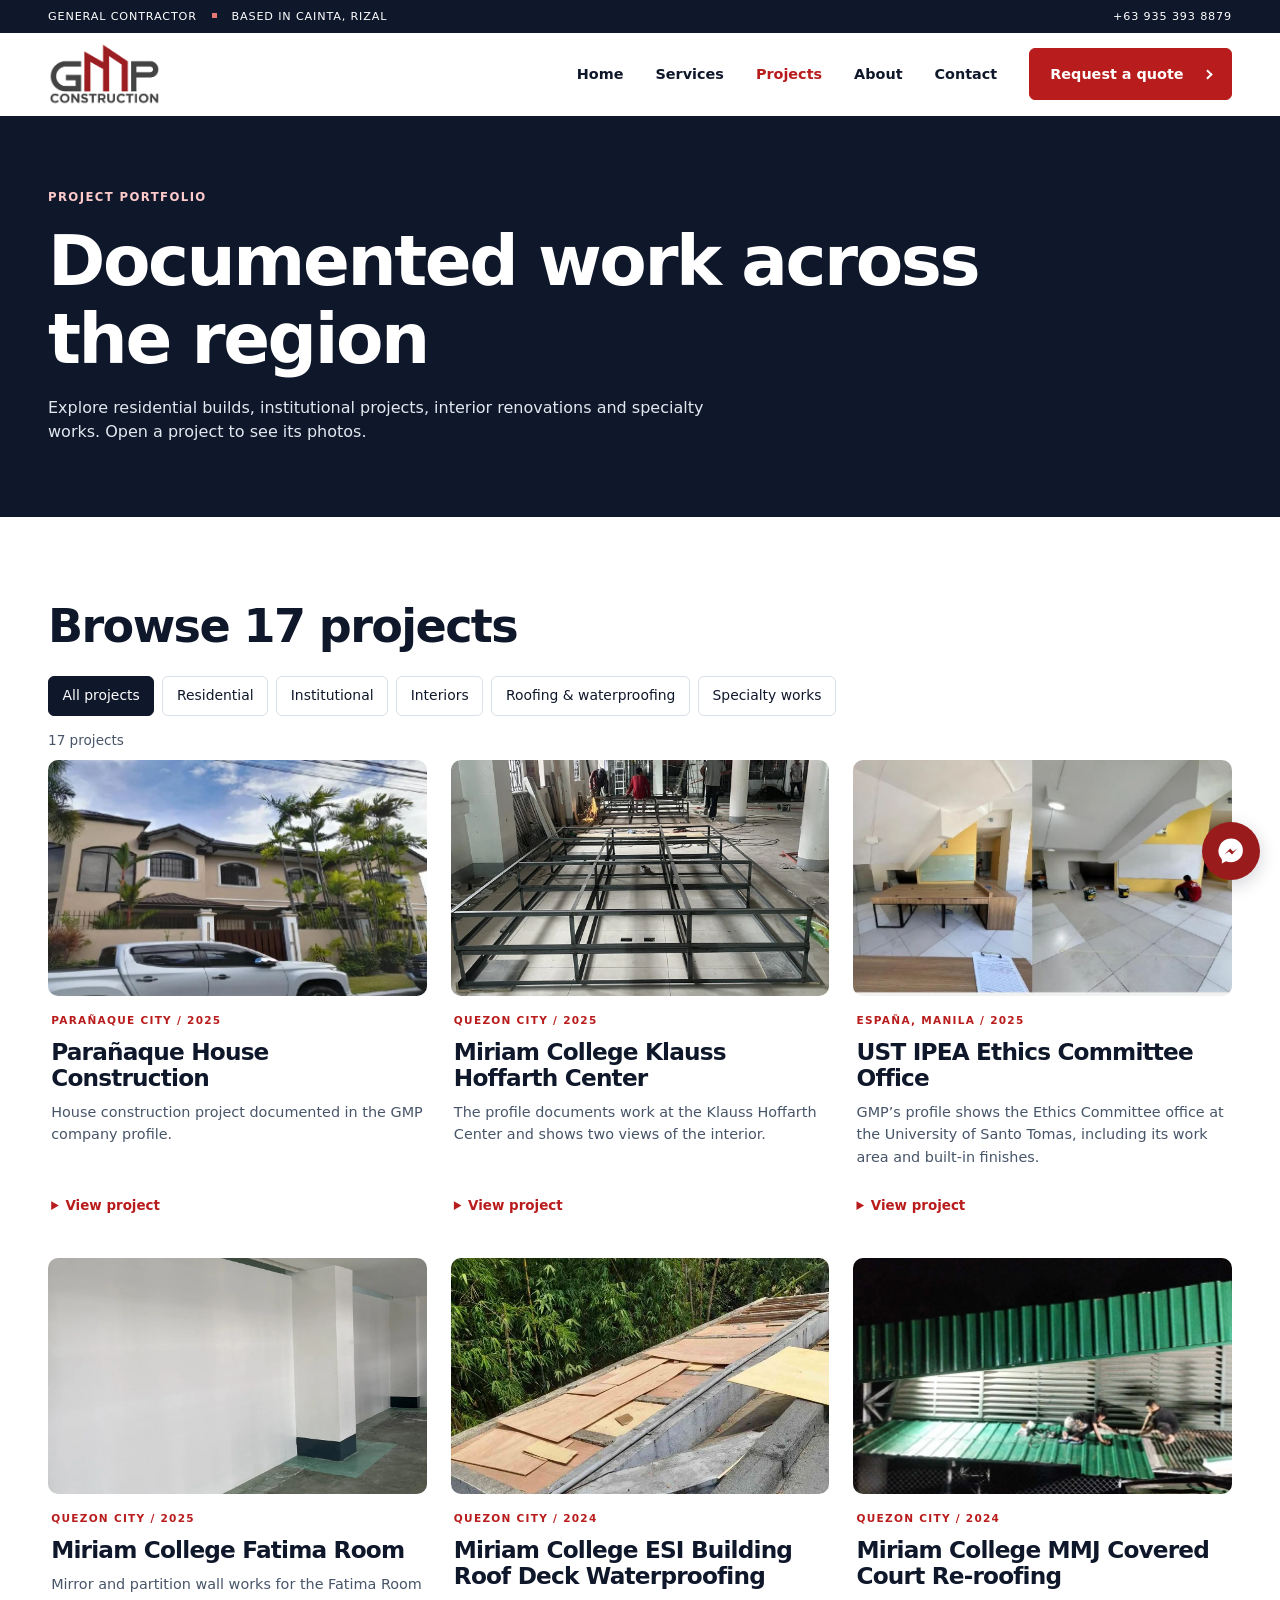
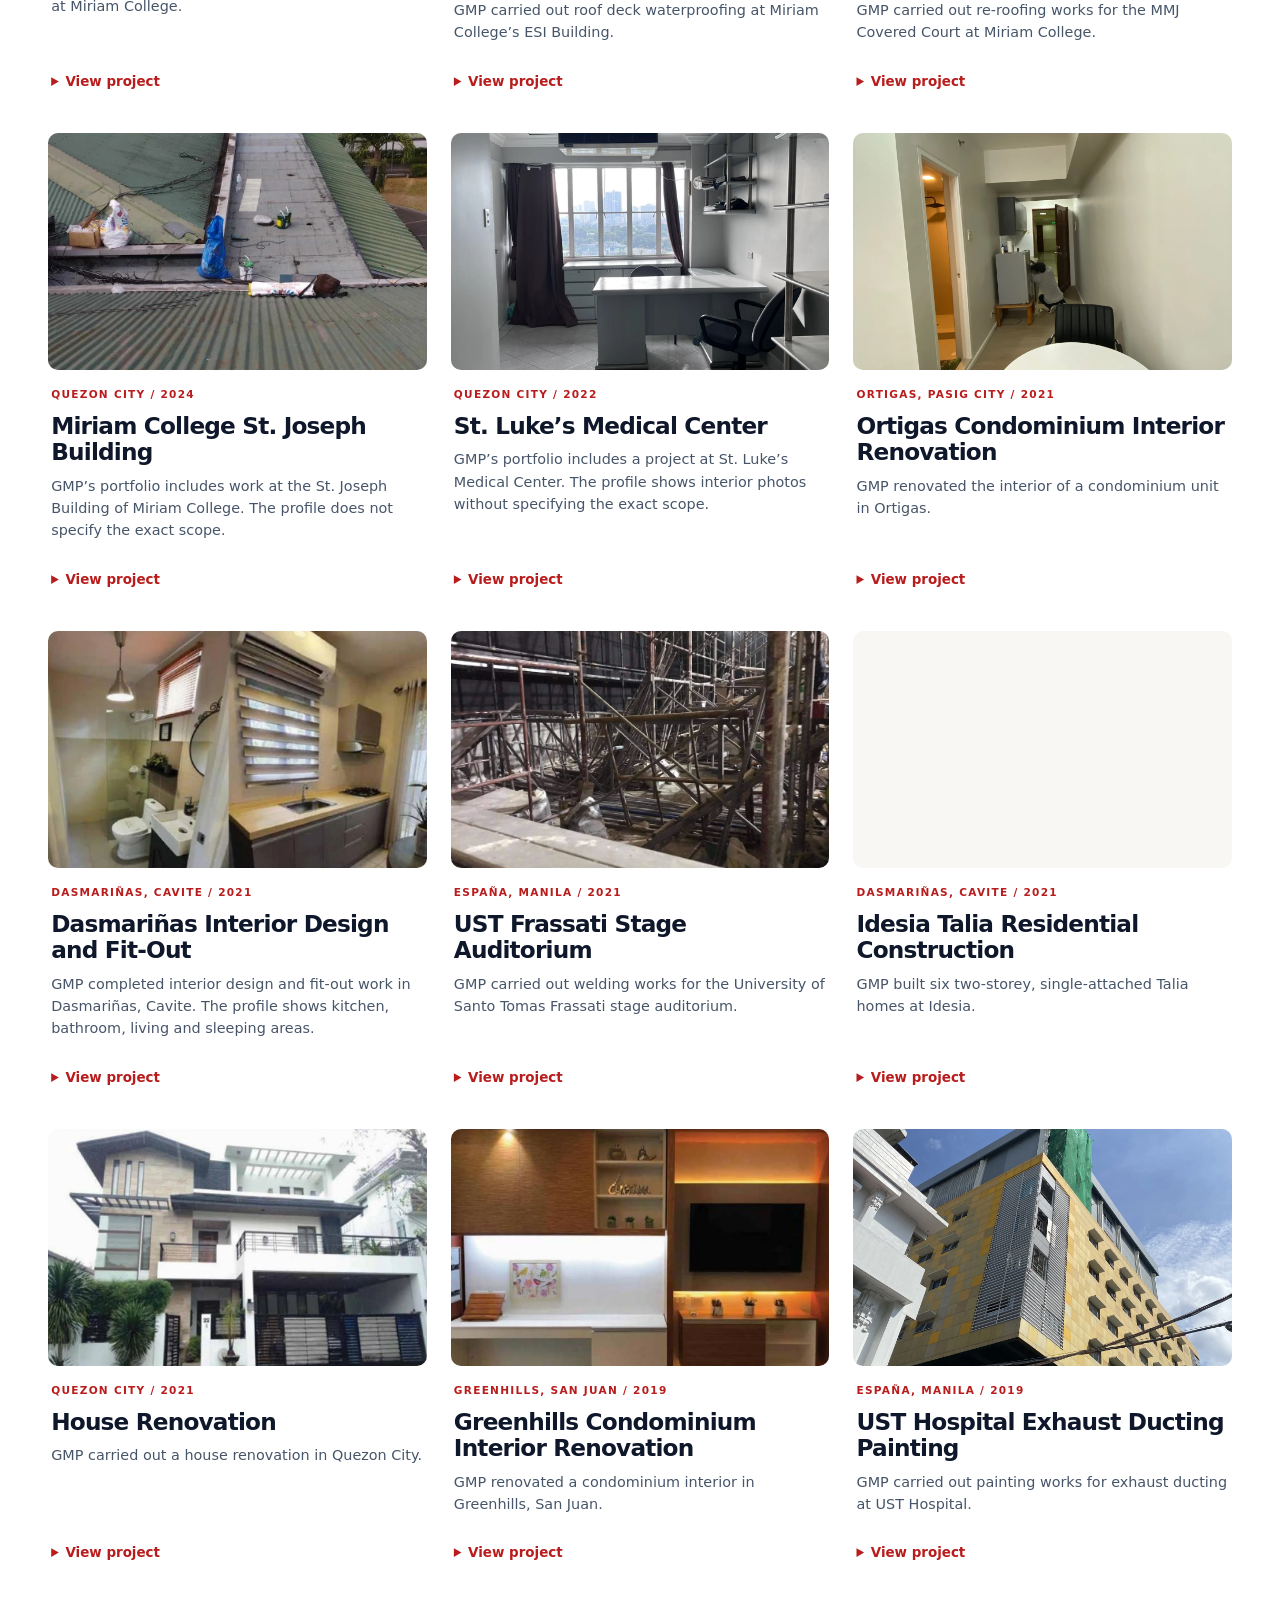
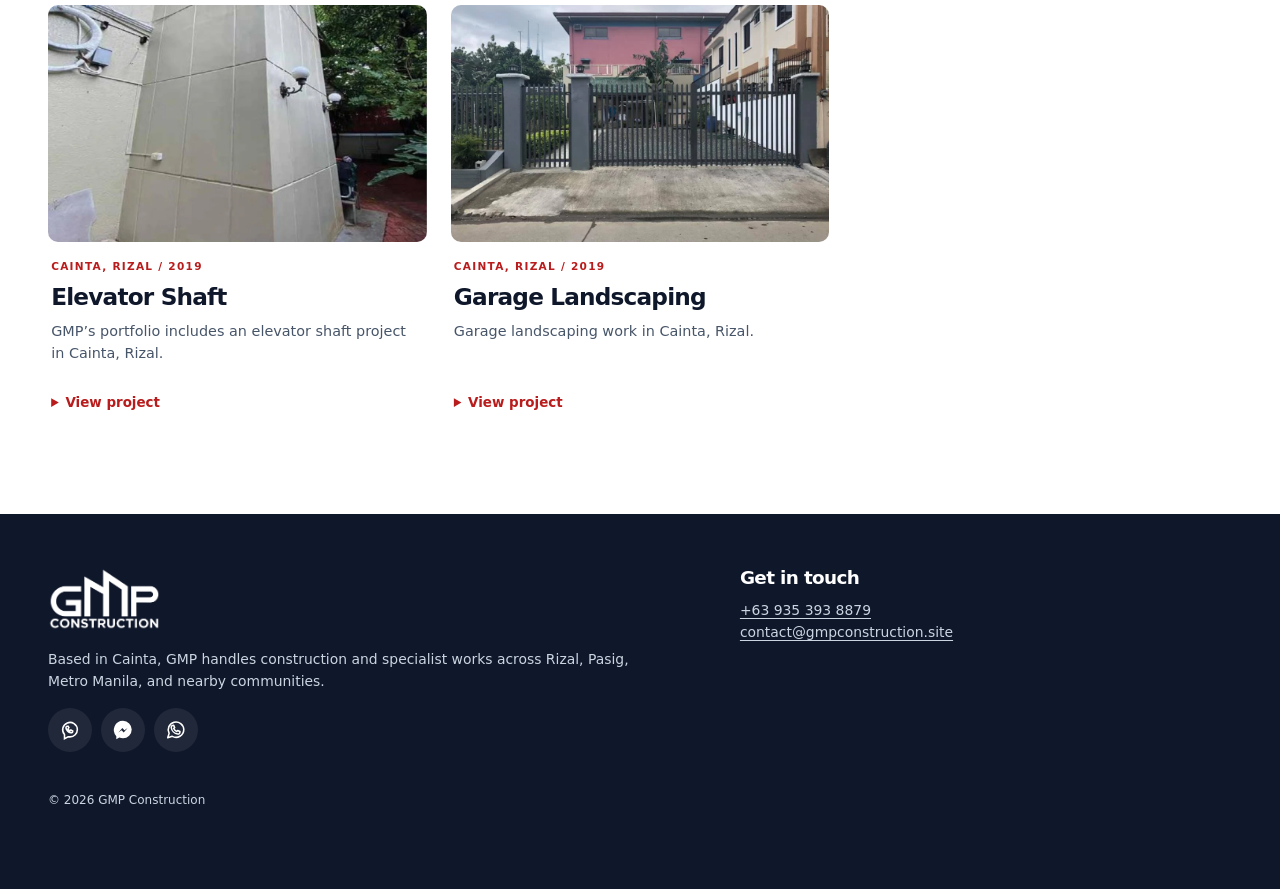
<file: projects.html>
<!doctype html>
<html lang="en-PH">
<head>
  <meta charset="utf-8">
  <script async src="https://www.googletagmanager.com/gtm.js?id=GTM-N28Z9VFP"></script>
<script>
  window.dataLayer = window.dataLayer || [];
  function gtag(){dataLayer.push(arguments);}
  gtag('js', new Date());
</script>
  <meta name="viewport" content="width=device-width, initial-scale=1">
  <meta name="robots" content="index, follow">
  <title>Project Portfolio | GMP Construction</title>
  <meta name="description" content="Browse GMP’s documented construction projects in Rizal, Pasig, Quezon City, Manila, Parañaque and nearby areas, with photos and project details.">
  <link rel="canonical" href="https://gmpconstruction.site/projects.html">
  <meta property="og:type" content="website">
  <meta property="og:locale" content="en_PH">
  <meta property="og:site_name" content="GMP Construction">
  <meta property="og:title" content="Project Portfolio | GMP Construction">
  <meta property="og:description" content="Browse GMP’s documented construction projects in Rizal, Pasig, Quezon City, Manila, Parañaque and nearby areas, with photos and project details.">
  <meta property="og:url" content="https://gmpconstruction.site/projects.html">
  <meta property="og:image" content="https://gmpconstruction.site/assets/images/gmp-social-card-v1.8.2.jpg">
  <meta property="og:image:secure_url" content="https://gmpconstruction.site/assets/images/gmp-social-card-v1.8.2.jpg">
  <meta property="og:image:type" content="image/jpeg">
  <meta property="og:image:width" content="1200">
  <meta property="og:image:height" content="630">
  <meta property="og:image:alt" content="GMP Construction — General contracting in Rizal and Metro Manila, with a completed Parañaque house project">
  <meta name="twitter:image" content="https://gmpconstruction.site/assets/images/gmp-social-card-v1.8.2.jpg">
  <meta name="twitter:image:alt" content="GMP Construction — General contracting in Rizal and Metro Manila">
  <meta name="twitter:card" content="summary_large_image">
  <link rel="icon" type="image/png" href="assets/images/gmp-logo-color.png">
  <link rel="stylesheet" href="assets/css/bootstrap-grid.min.css">
  <link rel="stylesheet" href="assets/css/site.css">
  <!-- ANALYTICS: Insert the approved GA4 or GTM head snippet here after launch approval. -->
  <script type="application/ld+json">{"@context": "https://schema.org", "@type": "GeneralContractor", "name": "GMP Construction", "url": "https://gmpconstruction.site", "image": "https://gmpconstruction.site/assets/images/paranaque-house.webp", "telephone": "+639353938879", "email": "contact@gmpconstruction.site", "foundingDate": "2019", "address": {"@type": "PostalAddress", "streetAddress": "Lot 4 Blk 16 Talavera Street, Vista Verde Executive Village", "addressLocality": "Cainta", "addressRegion": "Rizal", "addressCountry": "PH"}, "areaServed": ["Cainta", "Rizal", "Pasig", "Metro Manila"], "sameAs": ["https://www.facebook.com/gmpconstructionph"]}</script>
  <script src="assets/js/site.js" defer></script>
  
  
</head>
<body>
  <!-- GTM: Insert the approved noscript fallback here if using GTM. -->
  <a class="skip" href="#main">Skip to content</a>
  <div class="utility"><div class="shell"><span>GENERAL CONTRACTOR <i></i> BASED IN CAINTA, RIZAL</span><a href="tel:+639353938879">+63 935 393 8879</a></div></div>
  <header class="header"><div class="shell nav">
    <a href="index.html" class="logo"><img src="assets/images/gmp-logo-color.png" alt="GMP Construction home" fetchpriority="high" decoding="async"></a>
    <button class="menu-toggle" type="button" aria-expanded="false" aria-controls="mobile-nav" aria-label="Open menu"><span class="burger" aria-hidden="true"></span></button>
    <nav id="nav" aria-label="Main navigation"><a href="index.html">Home</a><a href="services.html">Services</a><a href="projects.html" aria-current="page">Projects</a><a href="about.html">About</a><a href="contact.html">Contact</a><a class="button " href="quote.html#quote">Request a quote <span class="button-arrow" aria-hidden="true"></span></a></nav>
  </div></header>
  <dialog class="mobile-drawer" id="mobile-nav" aria-label="Mobile navigation">
    <div class="drawer-head"><strong>GMP Construction</strong><button type="button" data-menu-close aria-label="Close menu">×</button></div>
    <nav aria-label="Mobile navigation"><a href="index.html">Home</a><a href="services.html">Services</a><a href="projects.html" aria-current="page">Projects</a><a href="about.html">About</a><a href="contact.html">Contact</a><a class="button " href="quote.html#quote">Request a quote <span class="button-arrow" aria-hidden="true"></span></a></nav>
  </dialog>
  <main id="main"><section class="intro"><div class="shell"><p class="eyebrow">PROJECT PORTFOLIO</p><h1>Documented work across the region</h1><p>Explore residential builds, institutional projects, interior renovations and specialty works. Open a project to see its photos.</p></div></section><section class="shell section"><h2>Browse 17 projects</h2><div class="filters" aria-label="Filter projects" hidden><button type="button" data-filter="all" aria-pressed="true">All projects</button><button type="button" data-filter="residential" aria-pressed="false">Residential</button><button type="button" data-filter="institutional" aria-pressed="false">Institutional</button><button type="button" data-filter="interiors" aria-pressed="false">Interiors</button><button type="button" data-filter="roofing" aria-pressed="false">Roofing &amp; waterproofing</button><button type="button" data-filter="specialty" aria-pressed="false">Specialty works</button></div><p class="results" aria-live="polite">17 projects</p><div class="project-grid row row-cols-1 row-cols-sm-2 row-cols-lg-3 g-4"><div class="project-column col d-flex" data-category="residential"><article class="project">
      <a class="project-cover" href="#paranaque-house" aria-label="View project: Parañaque House Construction"><img src="assets/images/paranaque-house.webp" alt="Street-facing exterior of the two-storey Parañaque house" loading="lazy" decoding="async"></a>
      <div class="project-content"><p class="eyebrow">Parañaque City <span> / </span> 2025</p>
      <h3>Parañaque House Construction</h3><p>House construction project documented in the GMP company profile.</p>
      <details class="project-evidence" id="paranaque-house"><summary>View project</summary><figure><img src="assets/images/paranaque-house.webp" alt="Street-facing exterior of the two-storey Parañaque house" loading="lazy" decoding="async"><figcaption>Street-facing exterior of the two-storey Parañaque house</figcaption></figure>
      <a class="button " href="quote.html?service=House%20construction&amp;project=Para%C3%B1aque%20House%20Construction#quote">I want to avail this service <span class="button-arrow" aria-hidden="true"></span></a></details></div>
    </article></div><div class="project-column col d-flex" data-category="institutional"><article class="project">
      <a class="project-cover" href="#miriam-klauss-hoffarth" aria-label="View project: Miriam College Klauss Hoffarth Center"><img src="assets/images/miriam-klauss-hoffarth-uploaded-01.webp" alt="Miriam College Klauss Hoffarth Center — project photo 1" loading="lazy" decoding="async"></a>
      <div class="project-content"><p class="eyebrow">Quezon City <span> / </span> 2025</p>
      <h3>Miriam College Klauss Hoffarth Center</h3><p>The profile documents work at the Klauss Hoffarth Center and shows two views of the interior.</p>
      <details class="project-evidence" id="miriam-klauss-hoffarth"><summary>View project</summary><figure><img src="assets/images/miriam-klauss-hoffarth-uploaded-01.webp" alt="Miriam College Klauss Hoffarth Center — project photo 1" loading="lazy" decoding="async"><figcaption>Miriam College Klauss Hoffarth Center — project photo 1</figcaption></figure><figure><img src="assets/images/miriam-klauss-hoffarth-uploaded-02.webp" alt="Miriam College Klauss Hoffarth Center — project photo 2" loading="lazy" decoding="async"><figcaption>Miriam College Klauss Hoffarth Center — project photo 2</figcaption></figure><figure><img src="assets/images/miriam-klauss-hoffarth-uploaded-03.webp" alt="Miriam College Klauss Hoffarth Center — project photo 3" loading="lazy" decoding="async"><figcaption>Miriam College Klauss Hoffarth Center — project photo 3</figcaption></figure><figure><img src="assets/images/miriam-klauss-hoffarth-uploaded-04.webp" alt="Miriam College Klauss Hoffarth Center — project photo 4" loading="lazy" decoding="async"><figcaption>Miriam College Klauss Hoffarth Center — project photo 4</figcaption></figure><figure><img src="assets/images/miriam-klauss-hoffarth-uploaded-05.webp" alt="Miriam College Klauss Hoffarth Center — project photo 5" loading="lazy" decoding="async"><figcaption>Miriam College Klauss Hoffarth Center — project photo 5</figcaption></figure><figure><img src="assets/images/miriam-klauss-hoffarth-uploaded-06.webp" alt="Miriam College Klauss Hoffarth Center — project photo 6" loading="lazy" decoding="async"><figcaption>Miriam College Klauss Hoffarth Center — project photo 6</figcaption></figure><figure><img src="assets/images/miriam-klauss-hoffarth.webp" alt="Interior views of the Klauss Hoffarth Center" loading="lazy" decoding="async"><figcaption>Interior views of the Klauss Hoffarth Center</figcaption></figure><figure><img src="assets/images/miriam-klauss-hoffarth-view-1.webp" alt="Interior with ceiling and lighting finishes" loading="lazy" decoding="async"><figcaption>Interior with ceiling and lighting finishes</figcaption></figure><figure><img src="assets/images/miriam-klauss-hoffarth-view-2.webp" alt="Interior showing work in progress" loading="lazy" decoding="async"><figcaption>Interior showing work in progress</figcaption></figure>
      <a class="button " href="quote.html?service=Other%20/%20multiple%20services&amp;project=Miriam%20College%20Klauss%20Hoffarth%20Center#quote">I want to avail this service <span class="button-arrow" aria-hidden="true"></span></a></details></div>
    </article></div><div class="project-column col d-flex" data-category="institutional"><article class="project">
      <a class="project-cover" href="#ust-ipea-ethics-office" aria-label="View project: UST IPEA Ethics Committee Office"><img src="assets/images/ust-ipea-ethics-office.webp" alt="Two interior views of the UST IPEA Ethics Committee office" loading="lazy" decoding="async"></a>
      <div class="project-content"><p class="eyebrow">España, Manila <span> / </span> 2025</p>
      <h3>UST IPEA Ethics Committee Office</h3><p>GMP’s profile shows the Ethics Committee office at the University of Santo Tomas, including its work area and built-in finishes.</p>
      <details class="project-evidence" id="ust-ipea-ethics-office"><summary>View project</summary><figure><img src="assets/images/ust-ipea-ethics-office.webp" alt="Two interior views of the UST IPEA Ethics Committee office" loading="lazy" decoding="async"><figcaption>Two interior views of the UST IPEA Ethics Committee office</figcaption></figure><figure><img src="assets/images/ust-ipea-ethics-office-view-1.webp" alt="Office interior with a work table" loading="lazy" decoding="async"><figcaption>Office interior with a work table</figcaption></figure><figure><img src="assets/images/ust-ipea-ethics-office-view-2.webp" alt="Office interior and tiled floor" loading="lazy" decoding="async"><figcaption>Office interior and tiled floor</figcaption></figure>
      <a class="button " href="quote.html?service=Other%20/%20multiple%20services&amp;project=UST%20IPEA%20Ethics%20Committee%20Office#quote">I want to avail this service <span class="button-arrow" aria-hidden="true"></span></a></details></div>
    </article></div><div class="project-column col d-flex" data-category="interiors"><article class="project">
      <a class="project-cover" href="#miriam-fatima-room" aria-label="View project: Miriam College Fatima Room"><img src="assets/images/miriam-fatima-room-uploaded-01.webp" alt="Miriam College Fatima Room — project photo 1" loading="lazy" decoding="async"></a>
      <div class="project-content"><p class="eyebrow">Quezon City <span> / </span> 2025</p>
      <h3>Miriam College Fatima Room</h3><p>Mirror and partition wall works for the Fatima Room at Miriam College.</p>
      <details class="project-evidence" id="miriam-fatima-room"><summary>View project</summary><figure><img src="assets/images/miriam-fatima-room-uploaded-01.webp" alt="Miriam College Fatima Room — project photo 1" loading="lazy" decoding="async"><figcaption>Miriam College Fatima Room — project photo 1</figcaption></figure><figure><img src="assets/images/miriam-fatima-room-uploaded-02.webp" alt="Miriam College Fatima Room — project photo 2" loading="lazy" decoding="async"><figcaption>Miriam College Fatima Room — project photo 2</figcaption></figure><figure><img src="assets/images/miriam-fatima-room-uploaded-03.webp" alt="Miriam College Fatima Room — project photo 3" loading="lazy" decoding="async"><figcaption>Miriam College Fatima Room — project photo 3</figcaption></figure><figure><img src="assets/images/miriam-fatima-room-uploaded-04.webp" alt="Miriam College Fatima Room — project photo 4" loading="lazy" decoding="async"><figcaption>Miriam College Fatima Room — project photo 4</figcaption></figure><figure><img src="assets/images/miriam-fatima-room.webp" alt="Mirror wall and partition installation at the Fatima Room" loading="lazy" decoding="async"><figcaption>Mirror wall and partition installation at the Fatima Room</figcaption></figure><figure><img src="assets/images/miriam-fatima-room-view-1.webp" alt="Installed mirror wall at the Fatima Room" loading="lazy" decoding="async"><figcaption>Installed mirror wall at the Fatima Room</figcaption></figure><figure><img src="assets/images/miriam-fatima-room-view-2.webp" alt="Partition wall work at the Fatima Room" loading="lazy" decoding="async"><figcaption>Partition wall work at the Fatima Room</figcaption></figure>
      <a class="button " href="quote.html?service=Glass%20and%20mirrors&amp;project=Miriam%20College%20Fatima%20Room#quote">I want to avail this service <span class="button-arrow" aria-hidden="true"></span></a></details></div>
    </article></div><div class="project-column col d-flex" data-category="roofing"><article class="project">
      <a class="project-cover" href="#miriam-esi-roof-deck" aria-label="View project: Miriam College ESI Building Roof Deck Waterproofing"><img src="assets/images/miriam-esi-roof-deck-uploaded-01.webp" alt="Miriam College ESI Building Roof Deck Waterproofing — project photo 1" loading="lazy" decoding="async"></a>
      <div class="project-content"><p class="eyebrow">Quezon City <span> / </span> 2024</p>
      <h3>Miriam College ESI Building Roof Deck Waterproofing</h3><p>GMP carried out roof deck waterproofing at Miriam College’s ESI Building.</p>
      <details class="project-evidence" id="miriam-esi-roof-deck"><summary>View project</summary><figure><img src="assets/images/miriam-esi-roof-deck-uploaded-01.webp" alt="Miriam College ESI Building Roof Deck Waterproofing — project photo 1" loading="lazy" decoding="async"><figcaption>Miriam College ESI Building Roof Deck Waterproofing — project photo 1</figcaption></figure><figure><img src="assets/images/miriam-esi-roof-deck-uploaded-02.webp" alt="Miriam College ESI Building Roof Deck Waterproofing — project photo 2" loading="lazy" decoding="async"><figcaption>Miriam College ESI Building Roof Deck Waterproofing — project photo 2</figcaption></figure><figure><img src="assets/images/miriam-esi-roof-deck-uploaded-03.webp" alt="Miriam College ESI Building Roof Deck Waterproofing — project photo 3" loading="lazy" decoding="async"><figcaption>Miriam College ESI Building Roof Deck Waterproofing — project photo 3</figcaption></figure><figure><img src="assets/images/miriam-esi-roof-deck-uploaded-04.webp" alt="Miriam College ESI Building Roof Deck Waterproofing — project photo 4" loading="lazy" decoding="async"><figcaption>Miriam College ESI Building Roof Deck Waterproofing — project photo 4</figcaption></figure><figure><img src="assets/images/miriam-esi-roof-deck-uploaded-05.webp" alt="Miriam College ESI Building Roof Deck Waterproofing — project photo 5" loading="lazy" decoding="async"><figcaption>Miriam College ESI Building Roof Deck Waterproofing — project photo 5</figcaption></figure><figure><img src="assets/images/miriam-esi-roof-deck-uploaded-06.webp" alt="Miriam College ESI Building Roof Deck Waterproofing — project photo 6" loading="lazy" decoding="async"><figcaption>Miriam College ESI Building Roof Deck Waterproofing — project photo 6</figcaption></figure><figure><img src="assets/images/miriam-esi-roof-deck-uploaded-07.webp" alt="Miriam College ESI Building Roof Deck Waterproofing — project photo 7" loading="lazy" decoding="async"><figcaption>Miriam College ESI Building Roof Deck Waterproofing — project photo 7</figcaption></figure><figure><img src="assets/images/miriam-esi-roof-deck-uploaded-08.webp" alt="Miriam College ESI Building Roof Deck Waterproofing — project photo 8" loading="lazy" decoding="async"><figcaption>Miriam College ESI Building Roof Deck Waterproofing — project photo 8</figcaption></figure><figure><img src="assets/images/miriam-esi-roof-deck-uploaded-09.webp" alt="Miriam College ESI Building Roof Deck Waterproofing — project photo 9" loading="lazy" decoding="async"><figcaption>Miriam College ESI Building Roof Deck Waterproofing — project photo 9</figcaption></figure><figure><img src="assets/images/miriam-esi-roof-deck-uploaded-10.webp" alt="Miriam College ESI Building Roof Deck Waterproofing — project photo 10" loading="lazy" decoding="async"><figcaption>Miriam College ESI Building Roof Deck Waterproofing — project photo 10</figcaption></figure><figure><img src="assets/images/miriam-esi-roof-deck-uploaded-11.webp" alt="Miriam College ESI Building Roof Deck Waterproofing — project photo 11" loading="lazy" decoding="async"><figcaption>Miriam College ESI Building Roof Deck Waterproofing — project photo 11</figcaption></figure><figure><img src="assets/images/miriam-esi-roof-deck-uploaded-12.webp" alt="Miriam College ESI Building Roof Deck Waterproofing — project photo 12" loading="lazy" decoding="async"><figcaption>Miriam College ESI Building Roof Deck Waterproofing — project photo 12</figcaption></figure><figure><img src="assets/images/miriam-esi-roof-deck-01.webp" alt="Roof deck and waterproofing work at Miriam College’s ESI Building" loading="lazy" decoding="async"><figcaption>Roof deck and waterproofing work at Miriam College’s ESI Building</figcaption></figure><figure><img src="assets/images/miriam-esi-roof-deck-view-1.webp" alt="Worker on the ESI roof deck" loading="lazy" decoding="async"><figcaption>Worker on the ESI roof deck</figcaption></figure><figure><img src="assets/images/miriam-esi-roof-deck-view-2.webp" alt="Roof deck beside the building roof" loading="lazy" decoding="async"><figcaption>Roof deck beside the building roof</figcaption></figure>
      <a class="button " href="quote.html?service=Waterproofing&amp;project=Miriam%20College%20ESI%20Building%20Roof%20Deck%20Waterproofing#quote">I want to avail this service <span class="button-arrow" aria-hidden="true"></span></a></details></div>
    </article></div><div class="project-column col d-flex" data-category="roofing"><article class="project">
      <a class="project-cover" href="#miriam-mmj-covered-court" aria-label="View project: Miriam College MMJ Covered Court Re-roofing"><img src="assets/images/miriam-mmj-covered-court-uploaded-01.webp" alt="Miriam College MMJ Covered Court Re-roofing — project photo 1" loading="lazy" decoding="async"></a>
      <div class="project-content"><p class="eyebrow">Quezon City <span> / </span> 2024</p>
      <h3>Miriam College MMJ Covered Court Re-roofing</h3><p>GMP carried out re-roofing works for the MMJ Covered Court at Miriam College.</p>
      <details class="project-evidence" id="miriam-mmj-covered-court"><summary>View project</summary><figure><img src="assets/images/miriam-mmj-covered-court-uploaded-01.webp" alt="Miriam College MMJ Covered Court Re-roofing — project photo 1" loading="lazy" decoding="async"><figcaption>Miriam College MMJ Covered Court Re-roofing — project photo 1</figcaption></figure><figure><img src="assets/images/miriam-mmj-covered-court-uploaded-02.webp" alt="Miriam College MMJ Covered Court Re-roofing — project photo 2" loading="lazy" decoding="async"><figcaption>Miriam College MMJ Covered Court Re-roofing — project photo 2</figcaption></figure><figure><img src="assets/images/miriam-mmj-covered-court-uploaded-03.webp" alt="Miriam College MMJ Covered Court Re-roofing — project photo 3" loading="lazy" decoding="async"><figcaption>Miriam College MMJ Covered Court Re-roofing — project photo 3</figcaption></figure><figure><img src="assets/images/miriam-mmj-covered-court-uploaded-04.webp" alt="Miriam College MMJ Covered Court Re-roofing — project photo 4" loading="lazy" decoding="async"><figcaption>Miriam College MMJ Covered Court Re-roofing — project photo 4</figcaption></figure><figure><img src="assets/images/miriam-mmj-covered-court-uploaded-05.webp" alt="Miriam College MMJ Covered Court Re-roofing — project photo 5" loading="lazy" decoding="async"><figcaption>Miriam College MMJ Covered Court Re-roofing — project photo 5</figcaption></figure><figure><img src="assets/images/miriam-mmj-covered-court-uploaded-06.webp" alt="Miriam College MMJ Covered Court Re-roofing — project photo 6" loading="lazy" decoding="async"><figcaption>Miriam College MMJ Covered Court Re-roofing — project photo 6</figcaption></figure><figure><img src="assets/images/miriam-mmj-covered-court-uploaded-07.webp" alt="Miriam College MMJ Covered Court Re-roofing — project photo 7" loading="lazy" decoding="async"><figcaption>Miriam College MMJ Covered Court Re-roofing — project photo 7</figcaption></figure><figure><img src="assets/images/miriam-mmj-covered-court-uploaded-08.webp" alt="Miriam College MMJ Covered Court Re-roofing — project photo 8" loading="lazy" decoding="async"><figcaption>Miriam College MMJ Covered Court Re-roofing — project photo 8</figcaption></figure><figure><img src="assets/images/miriam-mmj-covered-court-uploaded-09.webp" alt="Miriam College MMJ Covered Court Re-roofing — project photo 9" loading="lazy" decoding="async"><figcaption>Miriam College MMJ Covered Court Re-roofing — project photo 9</figcaption></figure><figure><img src="assets/images/miriam-mmj-covered-court-01.webp" alt="Workers and green metal roofing at the Miriam College covered court" loading="lazy" decoding="async"><figcaption>Workers and green metal roofing at the Miriam College covered court</figcaption></figure><figure><img src="assets/images/miriam-mmj-covered-court-view-1.webp" alt="Workers on the covered court roof" loading="lazy" decoding="async"><figcaption>Workers on the covered court roof</figcaption></figure><figure><img src="assets/images/miriam-mmj-covered-court-view-2.webp" alt="Covered court roof panels" loading="lazy" decoding="async"><figcaption>Covered court roof panels</figcaption></figure>
      <a class="button " href="quote.html?service=Re-roofing%20and%20roof%20installation&amp;project=Miriam%20College%20MMJ%20Covered%20Court%20Re-roofing#quote">I want to avail this service <span class="button-arrow" aria-hidden="true"></span></a></details></div>
    </article></div><div class="project-column col d-flex" data-category="institutional"><article class="project">
      <a class="project-cover" href="#miriam-st-joseph-building" aria-label="View project: Miriam College St. Joseph Building"><img src="assets/images/miriam-st-joseph-building-uploaded-01.webp" alt="Miriam College St. Joseph Building — project photo 1" loading="lazy" decoding="async"></a>
      <div class="project-content"><p class="eyebrow">Quezon City <span> / </span> 2024</p>
      <h3>Miriam College St. Joseph Building</h3><p>GMP’s portfolio includes work at the St. Joseph Building of Miriam College. The profile does not specify the exact scope.</p>
      <details class="project-evidence" id="miriam-st-joseph-building"><summary>View project</summary><figure><img src="assets/images/miriam-st-joseph-building-uploaded-01.webp" alt="Miriam College St. Joseph Building — project photo 1" loading="lazy" decoding="async"><figcaption>Miriam College St. Joseph Building — project photo 1</figcaption></figure><figure><img src="assets/images/miriam-st-joseph-building-uploaded-02.webp" alt="Miriam College St. Joseph Building — project photo 2" loading="lazy" decoding="async"><figcaption>Miriam College St. Joseph Building — project photo 2</figcaption></figure><figure><img src="assets/images/miriam-st-joseph-building-uploaded-03.webp" alt="Miriam College St. Joseph Building — project photo 3" loading="lazy" decoding="async"><figcaption>Miriam College St. Joseph Building — project photo 3</figcaption></figure><figure><img src="assets/images/miriam-st-joseph-building-uploaded-04.webp" alt="Miriam College St. Joseph Building — project photo 4" loading="lazy" decoding="async"><figcaption>Miriam College St. Joseph Building — project photo 4</figcaption></figure><figure><img src="assets/images/miriam-st-joseph-building-uploaded-05.webp" alt="Miriam College St. Joseph Building — project photo 5" loading="lazy" decoding="async"><figcaption>Miriam College St. Joseph Building — project photo 5</figcaption></figure><figure><img src="assets/images/miriam-st-joseph-building-uploaded-06.webp" alt="Miriam College St. Joseph Building — project photo 6" loading="lazy" decoding="async"><figcaption>Miriam College St. Joseph Building — project photo 6</figcaption></figure><figure><img src="assets/images/miriam-st-joseph-building-uploaded-07.webp" alt="Miriam College St. Joseph Building — project photo 7" loading="lazy" decoding="async"><figcaption>Miriam College St. Joseph Building — project photo 7</figcaption></figure><figure><img src="assets/images/miriam-st-joseph-building-uploaded-08.webp" alt="Miriam College St. Joseph Building — project photo 8" loading="lazy" decoding="async"><figcaption>Miriam College St. Joseph Building — project photo 8</figcaption></figure><figure><img src="assets/images/miriam-st-joseph-building-01.webp" alt="Workers on the roof and exterior of Miriam College’s St. Joseph Building" loading="lazy" decoding="async"><figcaption>Workers on the roof and exterior of Miriam College’s St. Joseph Building</figcaption></figure><figure><img src="assets/images/miriam-st-joseph-building-view-1.webp" alt="Worker on the St. Joseph Building roof" loading="lazy" decoding="async"><figcaption>Worker on the St. Joseph Building roof</figcaption></figure><figure><img src="assets/images/miriam-st-joseph-building-view-2.webp" alt="Work at the exterior roof edge" loading="lazy" decoding="async"><figcaption>Work at the exterior roof edge</figcaption></figure>
      <a class="button " href="quote.html?service=Other%20/%20multiple%20services&amp;project=Miriam%20College%20St.%20Joseph%20Building#quote">I want to avail this service <span class="button-arrow" aria-hidden="true"></span></a></details></div>
    </article></div><div class="project-column col d-flex" data-category="institutional"><article class="project">
      <a class="project-cover" href="#st-lukes-medical-center" aria-label="View project: St. Luke’s Medical Center"><img src="assets/images/st-lukes-medical-center-uploaded-01.webp" alt="St. Luke’s Medical Center — project photo 1" loading="lazy" decoding="async"></a>
      <div class="project-content"><p class="eyebrow">Quezon City <span> / </span> 2022</p>
      <h3>St. Luke’s Medical Center</h3><p>GMP’s portfolio includes a project at St. Luke’s Medical Center. The profile shows interior photos without specifying the exact scope.</p>
      <details class="project-evidence" id="st-lukes-medical-center"><summary>View project</summary><figure><img src="assets/images/st-lukes-medical-center-uploaded-01.webp" alt="St. Luke’s Medical Center — project photo 1" loading="lazy" decoding="async"><figcaption>St. Luke’s Medical Center — project photo 1</figcaption></figure><figure><img src="assets/images/st-lukes-medical-center-uploaded-02.webp" alt="St. Luke’s Medical Center — project photo 2" loading="lazy" decoding="async"><figcaption>St. Luke’s Medical Center — project photo 2</figcaption></figure><figure><img src="assets/images/st-lukes-medical-center-uploaded-03.webp" alt="St. Luke’s Medical Center — project photo 3" loading="lazy" decoding="async"><figcaption>St. Luke’s Medical Center — project photo 3</figcaption></figure><figure><img src="assets/images/st-lukes-medical-center-uploaded-04.webp" alt="St. Luke’s Medical Center — project photo 4" loading="lazy" decoding="async"><figcaption>St. Luke’s Medical Center — project photo 4</figcaption></figure><figure><img src="assets/images/st-lukes-medical-center-uploaded-05.webp" alt="St. Luke’s Medical Center — project photo 5" loading="lazy" decoding="async"><figcaption>St. Luke’s Medical Center — project photo 5</figcaption></figure><figure><img src="assets/images/st-lukes-medical-center-uploaded-06.webp" alt="St. Luke’s Medical Center — project photo 6" loading="lazy" decoding="async"><figcaption>St. Luke’s Medical Center — project photo 6</figcaption></figure><figure><img src="assets/images/st-lukes-medical-center-01.webp" alt="Two interior views from the St. Luke’s Medical Center project" loading="lazy" decoding="async"><figcaption>Two interior views from the St. Luke’s Medical Center project</figcaption></figure><figure><img src="assets/images/st-lukes-medical-center-view-1.webp" alt="First interior view at St. Luke’s Medical Center" loading="lazy" decoding="async"><figcaption>First interior view at St. Luke’s Medical Center</figcaption></figure><figure><img src="assets/images/st-lukes-medical-center-view-2.webp" alt="Second interior view at St. Luke’s Medical Center" loading="lazy" decoding="async"><figcaption>Second interior view at St. Luke’s Medical Center</figcaption></figure>
      <a class="button " href="quote.html?service=Other%20/%20multiple%20services&amp;project=St.%20Luke%E2%80%99s%20Medical%20Center#quote">I want to avail this service <span class="button-arrow" aria-hidden="true"></span></a></details></div>
    </article></div><div class="project-column col d-flex" data-category="interiors"><article class="project">
      <a class="project-cover" href="#condo-renovation-ortigas" aria-label="View project: Ortigas Condominium Interior Renovation"><img src="assets/images/condo-renovation-ortigas-uploaded-01.webp" alt="Ortigas Condominium Interior Renovation — project photo 1" loading="lazy" decoding="async"></a>
      <div class="project-content"><p class="eyebrow">Ortigas, Pasig City <span> / </span> 2021</p>
      <h3>Ortigas Condominium Interior Renovation</h3><p>GMP renovated the interior of a condominium unit in Ortigas.</p>
      <details class="project-evidence" id="condo-renovation-ortigas"><summary>View project</summary><figure><img src="assets/images/condo-renovation-ortigas-uploaded-01.webp" alt="Ortigas Condominium Interior Renovation — project photo 1" loading="lazy" decoding="async"><figcaption>Ortigas Condominium Interior Renovation — project photo 1</figcaption></figure><figure><img src="assets/images/condo-renovation-ortigas-uploaded-02.webp" alt="Ortigas Condominium Interior Renovation — project photo 2" loading="lazy" decoding="async"><figcaption>Ortigas Condominium Interior Renovation — project photo 2</figcaption></figure><figure><img src="assets/images/condo-renovation-ortigas-uploaded-03.webp" alt="Ortigas Condominium Interior Renovation — project photo 3" loading="lazy" decoding="async"><figcaption>Ortigas Condominium Interior Renovation — project photo 3</figcaption></figure><figure><img src="assets/images/condo-renovation-ortigas-uploaded-04.webp" alt="Ortigas Condominium Interior Renovation — project photo 4" loading="lazy" decoding="async"><figcaption>Ortigas Condominium Interior Renovation — project photo 4</figcaption></figure><figure><img src="assets/images/condo-renovation-ortigas-uploaded-05.webp" alt="Ortigas Condominium Interior Renovation — project photo 5" loading="lazy" decoding="async"><figcaption>Ortigas Condominium Interior Renovation — project photo 5</figcaption></figure><figure><img src="assets/images/condo-renovation-ortigas-uploaded-06.webp" alt="Ortigas Condominium Interior Renovation — project photo 6" loading="lazy" decoding="async"><figcaption>Ortigas Condominium Interior Renovation — project photo 6</figcaption></figure><figure><img src="assets/images/condo-renovation-ortigas-uploaded-07.webp" alt="Ortigas Condominium Interior Renovation — project photo 7" loading="lazy" decoding="async"><figcaption>Ortigas Condominium Interior Renovation — project photo 7</figcaption></figure><figure><img src="assets/images/condo-renovation-ortigas-uploaded-08.webp" alt="Ortigas Condominium Interior Renovation — project photo 8" loading="lazy" decoding="async"><figcaption>Ortigas Condominium Interior Renovation — project photo 8</figcaption></figure><figure><img src="assets/images/condo-renovation-ortigas-uploaded-09.webp" alt="Ortigas Condominium Interior Renovation — project photo 9" loading="lazy" decoding="async"><figcaption>Ortigas Condominium Interior Renovation — project photo 9</figcaption></figure><figure><img src="assets/images/condo-renovation-ortigas-01.webp" alt="Two views of the renovated condominium interior in Ortigas" loading="lazy" decoding="async"><figcaption>Two views of the renovated condominium interior in Ortigas</figcaption></figure><figure><img src="assets/images/condo-renovation-ortigas-view-1.webp" alt="Dining area of the condominium" loading="lazy" decoding="async"><figcaption>Dining area of the condominium</figcaption></figure><figure><img src="assets/images/condo-renovation-ortigas-view-2.webp" alt="Living and work area of the condominium" loading="lazy" decoding="async"><figcaption>Living and work area of the condominium</figcaption></figure>
      <a class="button " href="quote.html?service=Other%20/%20multiple%20services&amp;project=Ortigas%20Condominium%20Interior%20Renovation#quote">I want to avail this service <span class="button-arrow" aria-hidden="true"></span></a></details></div>
    </article></div><div class="project-column col d-flex" data-category="interiors"><article class="project">
      <a class="project-cover" href="#interior-fit-out-dasmarinas" aria-label="View project: Dasmariñas Interior Design and Fit-Out"><img src="assets/images/interior-fit-out-dasmarinas-01.webp" alt="Kitchen and bathroom from the Dasmariñas fit-out" loading="lazy" decoding="async"></a>
      <div class="project-content"><p class="eyebrow">Dasmariñas, Cavite <span> / </span> 2021</p>
      <h3>Dasmariñas Interior Design and Fit-Out</h3><p>GMP completed interior design and fit-out work in Dasmariñas, Cavite. The profile shows kitchen, bathroom, living and sleeping areas.</p>
      <details class="project-evidence" id="interior-fit-out-dasmarinas"><summary>View project</summary><figure><img src="assets/images/interior-fit-out-dasmarinas-01.webp" alt="Kitchen and bathroom from the Dasmariñas fit-out" loading="lazy" decoding="async"><figcaption>Kitchen and bathroom from the Dasmariñas fit-out</figcaption></figure><figure><img src="assets/images/interior-fit-out-dasmarinas-02.webp" alt="Living and sleeping areas from the Dasmariñas fit-out" loading="lazy" decoding="async"><figcaption>Living and sleeping areas from the Dasmariñas fit-out</figcaption></figure>
      <a class="button " href="quote.html?service=Other%20/%20multiple%20services&amp;project=Dasmari%C3%B1as%20Interior%20Design%20and%20Fit-Out#quote">I want to avail this service <span class="button-arrow" aria-hidden="true"></span></a></details></div>
    </article></div><div class="project-column col d-flex" data-category="institutional"><article class="project">
      <a class="project-cover" href="#ust-frassati-auditorium" aria-label="View project: UST Frassati Stage Auditorium"><img src="assets/images/ust-frassati-auditorium-uploaded-01.webp" alt="UST Frassati Stage Auditorium — project photo 1" loading="lazy" decoding="async"></a>
      <div class="project-content"><p class="eyebrow">España, Manila <span> / </span> 2021</p>
      <h3>UST Frassati Stage Auditorium</h3><p>GMP carried out welding works for the University of Santo Tomas Frassati stage auditorium.</p>
      <details class="project-evidence" id="ust-frassati-auditorium"><summary>View project</summary><figure><img src="assets/images/ust-frassati-auditorium-uploaded-01.webp" alt="UST Frassati Stage Auditorium — project photo 1" loading="lazy" decoding="async"><figcaption>UST Frassati Stage Auditorium — project photo 1</figcaption></figure><figure><img src="assets/images/ust-frassati-auditorium-uploaded-02.webp" alt="UST Frassati Stage Auditorium — project photo 2" loading="lazy" decoding="async"><figcaption>UST Frassati Stage Auditorium — project photo 2</figcaption></figure><figure><img src="assets/images/ust-frassati-auditorium-uploaded-03.webp" alt="UST Frassati Stage Auditorium — project photo 3" loading="lazy" decoding="async"><figcaption>UST Frassati Stage Auditorium — project photo 3</figcaption></figure><figure><img src="assets/images/ust-frassati-auditorium-uploaded-04.webp" alt="UST Frassati Stage Auditorium — project photo 4" loading="lazy" decoding="async"><figcaption>UST Frassati Stage Auditorium — project photo 4</figcaption></figure><figure><img src="assets/images/ust-frassati-auditorium-01.webp" alt="Stage and seating-side view inside the UST Frassati auditorium" loading="lazy" decoding="async"><figcaption>Stage and seating-side view inside the UST Frassati auditorium</figcaption></figure>
      <a class="button " href="quote.html?service=Other%20/%20multiple%20services&amp;project=UST%20Frassati%20Stage%20Auditorium#quote">I want to avail this service <span class="button-arrow" aria-hidden="true"></span></a></details></div>
    </article></div><div class="project-column col d-flex" data-category="residential"><article class="project">
      <a class="project-cover" href="#idesia-talia-homes" aria-label="View project: Idesia Talia Residential Construction"><img src="assets/images/idesia-talia-homes-uploaded-01.webp" alt="Idesia Talia Residential Construction — project photo 1" loading="lazy" decoding="async"></a>
      <div class="project-content"><p class="eyebrow">Dasmariñas, Cavite <span> / </span> 2021</p>
      <h3>Idesia Talia Residential Construction</h3><p>GMP built six two-storey, single-attached Talia homes at Idesia.</p>
      <details class="project-evidence" id="idesia-talia-homes"><summary>View project</summary><figure><img src="assets/images/idesia-talia-homes-uploaded-01.webp" alt="Idesia Talia Residential Construction — project photo 1" loading="lazy" decoding="async"><figcaption>Idesia Talia Residential Construction — project photo 1</figcaption></figure><figure><img src="assets/images/idesia-talia-homes-uploaded-02.webp" alt="Idesia Talia Residential Construction — project photo 2" loading="lazy" decoding="async"><figcaption>Idesia Talia Residential Construction — project photo 2</figcaption></figure><figure><img src="assets/images/idesia-talia-homes-uploaded-03.webp" alt="Idesia Talia Residential Construction — project photo 3" loading="lazy" decoding="async"><figcaption>Idesia Talia Residential Construction — project photo 3</figcaption></figure><figure><img src="assets/images/idesia-talia-homes-uploaded-04.webp" alt="Idesia Talia Residential Construction — project photo 4" loading="lazy" decoding="async"><figcaption>Idesia Talia Residential Construction — project photo 4</figcaption></figure><figure><img src="assets/images/idesia-talia-homes-01.webp" alt="Exterior of a two-storey Talia home at Idesia" loading="lazy" decoding="async"><figcaption>Exterior of a two-storey Talia home at Idesia</figcaption></figure>
      <a class="button " href="quote.html?service=House%20construction&amp;project=Idesia%20Talia%20Residential%20Construction#quote">I want to avail this service <span class="button-arrow" aria-hidden="true"></span></a></details></div>
    </article></div><div class="project-column col d-flex" data-category="residential"><article class="project">
      <a class="project-cover" href="#house-renovation-quezon-city" aria-label="View project: House Renovation"><img src="assets/images/house-renovation-quezon-city-01.webp" alt="Street-facing exterior of a renovated Quezon City home" loading="lazy" decoding="async"></a>
      <div class="project-content"><p class="eyebrow">Quezon City <span> / </span> 2021</p>
      <h3>House Renovation</h3><p>GMP carried out a house renovation in Quezon City.</p>
      <details class="project-evidence" id="house-renovation-quezon-city"><summary>View project</summary><figure><img src="assets/images/house-renovation-quezon-city-01.webp" alt="Street-facing exterior of a renovated Quezon City home" loading="lazy" decoding="async"><figcaption>Street-facing exterior of a renovated Quezon City home</figcaption></figure>
      <a class="button " href="quote.html?service=Other%20/%20multiple%20services&amp;project=House%20Renovation#quote">I want to avail this service <span class="button-arrow" aria-hidden="true"></span></a></details></div>
    </article></div><div class="project-column col d-flex" data-category="interiors"><article class="project">
      <a class="project-cover" href="#condo-renovation-greenhills" aria-label="View project: Greenhills Condominium Interior Renovation"><img src="assets/images/condo-renovation-greenhills-01.webp" alt="Built-in cabinetry and illuminated display shelves in the Greenhills condominium" loading="lazy" decoding="async"></a>
      <div class="project-content"><p class="eyebrow">Greenhills, San Juan <span> / </span> 2019</p>
      <h3>Greenhills Condominium Interior Renovation</h3><p>GMP renovated a condominium interior in Greenhills, San Juan.</p>
      <details class="project-evidence" id="condo-renovation-greenhills"><summary>View project</summary><figure><img src="assets/images/condo-renovation-greenhills-01.webp" alt="Built-in cabinetry and illuminated display shelves in the Greenhills condominium" loading="lazy" decoding="async"><figcaption>Built-in cabinetry and illuminated display shelves in the Greenhills condominium</figcaption></figure>
      <a class="button " href="quote.html?service=Other%20/%20multiple%20services&amp;project=Greenhills%20Condominium%20Interior%20Renovation#quote">I want to avail this service <span class="button-arrow" aria-hidden="true"></span></a></details></div>
    </article></div><div class="project-column col d-flex" data-category="specialty"><article class="project">
      <a class="project-cover" href="#ust-hospital-exhaust-ducting" aria-label="View project: UST Hospital Exhaust Ducting Painting"><img src="assets/images/ust-hospital-exhaust-ducting-uploaded-01.webp" alt="UST Hospital Exhaust Ducting Painting — project photo 1" loading="lazy" decoding="async"></a>
      <div class="project-content"><p class="eyebrow">España, Manila <span> / </span> 2019</p>
      <h3>UST Hospital Exhaust Ducting Painting</h3><p>GMP carried out painting works for exhaust ducting at UST Hospital.</p>
      <details class="project-evidence" id="ust-hospital-exhaust-ducting"><summary>View project</summary><figure><img src="assets/images/ust-hospital-exhaust-ducting-uploaded-01.webp" alt="UST Hospital Exhaust Ducting Painting — project photo 1" loading="lazy" decoding="async"><figcaption>UST Hospital Exhaust Ducting Painting — project photo 1</figcaption></figure><figure><img src="assets/images/ust-hospital-exhaust-ducting-uploaded-02.webp" alt="UST Hospital Exhaust Ducting Painting — project photo 2" loading="lazy" decoding="async"><figcaption>UST Hospital Exhaust Ducting Painting — project photo 2</figcaption></figure><figure><img src="assets/images/ust-hospital-exhaust-ducting-01.webp" alt="Exterior exhaust ducting running up a wall at UST Hospital" loading="lazy" decoding="async"><figcaption>Exterior exhaust ducting running up a wall at UST Hospital</figcaption></figure>
      <a class="button " href="quote.html?service=Repainting&amp;project=UST%20Hospital%20Exhaust%20Ducting%20Painting#quote">I want to avail this service <span class="button-arrow" aria-hidden="true"></span></a></details></div>
    </article></div><div class="project-column col d-flex" data-category="specialty"><article class="project">
      <a class="project-cover" href="#elevator-shaft-cainta" aria-label="View project: Elevator Shaft"><img src="assets/images/elevator-shaft-cainta-01.webp" alt="Exterior view of the elevator shaft in Cainta" loading="lazy" decoding="async"></a>
      <div class="project-content"><p class="eyebrow">Cainta, Rizal <span> / </span> 2019</p>
      <h3>Elevator Shaft</h3><p>GMP’s portfolio includes an elevator shaft project in Cainta, Rizal.</p>
      <details class="project-evidence" id="elevator-shaft-cainta"><summary>View project</summary><figure><img src="assets/images/elevator-shaft-cainta-01.webp" alt="Exterior view of the elevator shaft in Cainta" loading="lazy" decoding="async"><figcaption>Exterior view of the elevator shaft in Cainta</figcaption></figure>
      <a class="button " href="quote.html?service=Other%20/%20multiple%20services&amp;project=Elevator%20Shaft#quote">I want to avail this service <span class="button-arrow" aria-hidden="true"></span></a></details></div>
    </article></div><div class="project-column col d-flex" data-category="residential"><article class="project">
      <a class="project-cover" href="#garage-landscaping-cainta" aria-label="View project: Garage Landscaping"><img src="assets/images/garage-landscaping-cainta-uploaded-01.webp" alt="Garage Landscaping — project photo 1" loading="lazy" decoding="async"></a>
      <div class="project-content"><p class="eyebrow">Cainta, Rizal <span> / </span> 2019</p>
      <h3>Garage Landscaping</h3><p>Garage landscaping work in Cainta, Rizal.</p>
      <details class="project-evidence" id="garage-landscaping-cainta"><summary>View project</summary><figure><img src="assets/images/garage-landscaping-cainta-uploaded-01.webp" alt="Garage Landscaping — project photo 1" loading="lazy" decoding="async"><figcaption>Garage Landscaping — project photo 1</figcaption></figure><figure><img src="assets/images/garage-landscaping-cainta-uploaded-02.webp" alt="Garage Landscaping — project photo 2" loading="lazy" decoding="async"><figcaption>Garage Landscaping — project photo 2</figcaption></figure><figure><img src="assets/images/garage-landscaping-cainta-01.webp" alt="Street-facing gate and garage frontage in Cainta" loading="lazy" decoding="async"><figcaption>Street-facing gate and garage frontage in Cainta</figcaption></figure>
      <a class="button " href="quote.html?service=Other%20/%20multiple%20services&amp;project=Garage%20Landscaping#quote">I want to avail this service <span class="button-arrow" aria-hidden="true"></span></a></details></div>
    </article></div></div></section></main>
  <footer>
    <div class="shell footer-grid">
      <div><a class="logo" href="index.html"><img src="assets/images/gmp-logo-white.png" alt="GMP Construction home" loading="lazy" decoding="async"></a><p>Based in Cainta, GMP handles construction and specialist works across Rizal, Pasig, Metro Manila, and nearby communities.</p><div class="social-links">
      <a href="viber://chat?number=%2B639353938879" aria-label="Chat with GMP on Viber" title="Viber"><svg viewBox="0 0 24 24" aria-hidden="true" fill="none" stroke="currentColor" stroke-width="1.7"><path d="M20 11.5a8 8 0 0 1-8 8h-2l-4 2v-4.5a8 8 0 1 1 14-5.5Z"/><path d="M9 8c-1 0-2 1-1 3 1 2 3 4 5 4 1 0 2-1 2-2l-2-1-1 1c-1-.5-2-1.5-2-2.5l.8-1L10 8Z"/></svg></a>
      <a href="https://m.me/gmpconstructionph" aria-label="Chat with GMP on Messenger" title="Messenger"><svg viewBox="0 0 24 24" aria-hidden="true" fill="currentColor"><path d="M12 2a10 10 0 0 0-7.3 16.8V22l3.3-1.8c1.2.5 2.6.8 4 .8a9.5 9.5 0 1 0 0-19Zm-5 12.6 4.3-4.7 2.3 2.4 3.4-2.4-4.2 4.8-2.4-2.4Z"/></svg></a>
      <a href="https://wa.me/639353938879" target="_blank" rel="noopener noreferrer" aria-label="Chat with GMP on WhatsApp (opens a new tab)" title="WhatsApp"><svg viewBox="0 0 24 24" aria-hidden="true" fill="none" stroke="currentColor" stroke-width="1.7" stroke-linecap="round" stroke-linejoin="round"><path d="M20.5 11.5a8.5 8.5 0 0 1-12.6 7.4L3 20.5l1.5-4.8A8.5 8.5 0 1 1 20.5 11.5Z"/><path d="m8 7 1.5-.2 1 2.6-1 1c.7 1.5 1.7 2.5 3.3 3.2l1-1 2.5 1.1-.2 1.5c-.1.8-1.2 1.4-2.2 1.2-3.6-.6-6.7-3.7-7.1-7.1C6.7 8.3 7.2 7.2 8 7Z"/></svg></a></div></div>
      <div><h2>Get in touch</h2><p><a href="tel:+639353938879">+63 935 393 8879</a><br><a href="mailto:contact@gmpconstruction.site">contact@gmpconstruction.site</a></p></div>
    </div>
    <div class="shell footer-bottom"><span>© 2026 GMP Construction</span></div>
  </footer>
  <!-- Shared native dialog. Project content is copied from the accessible HTML disclosure. -->
  <dialog class="project-dialog" aria-labelledby="project-dialog-title">
    <div class="dialog-head"><h2 id="project-dialog-title"></h2><button type="button" data-close aria-label="Close project">×</button></div>
    <div class="dialog-body">
      <p class="dialog-description"></p>
      <div class="photo-stage"><div class="photo-window" tabindex="0" aria-label="Project photo. Scroll to pan when zoomed."><img alt=""></div>
        <div class="photo-tools"><button type="button" data-photo-prev aria-label="Previous photo">‹</button><span data-photo-count aria-live="polite"></span><button type="button" data-photo-next aria-label="Next photo">›</button><button type="button" data-zoom aria-label="Magnify photo" aria-pressed="false"><svg viewBox="0 0 24 24" width="19" height="19" aria-hidden="true" fill="none" stroke="currentColor" stroke-width="2"><circle cx="10" cy="10" r="6"/><path d="m15 15 6 6M7 10h6m-3-3v6"/></svg><span>Zoom in</span></button></div></div>
      <p class="photo-caption"></p>
      <a class="button dialog-quote" href="quote.html#quote">I want to avail this service</a>
    </div>
  </dialog>
  <!-- MESSENGER: Shared floating chat launcher. Update this URL if the page username changes. -->
  <a class="messenger-float" href="https://m.me/gmpconstructionph" target="_blank" rel="noopener noreferrer" aria-label="Chat with GMP Construction on Messenger (opens a new tab)" title="Chat on Messenger">
    <svg viewBox="0 0 24 24" aria-hidden="true" fill="currentColor"><path d="M12 2a10 10 0 0 0-7.3 16.8V22l3.3-1.8c1.2.5 2.6.8 4 .8a9.5 9.5 0 1 0 0-19Zm-5 12.6 4.3-4.7 2.3 2.4 3.4-2.4-4.2 4.8-2.4-2.4Z"/></svg>
  </a>
</body>
</html>
</file>
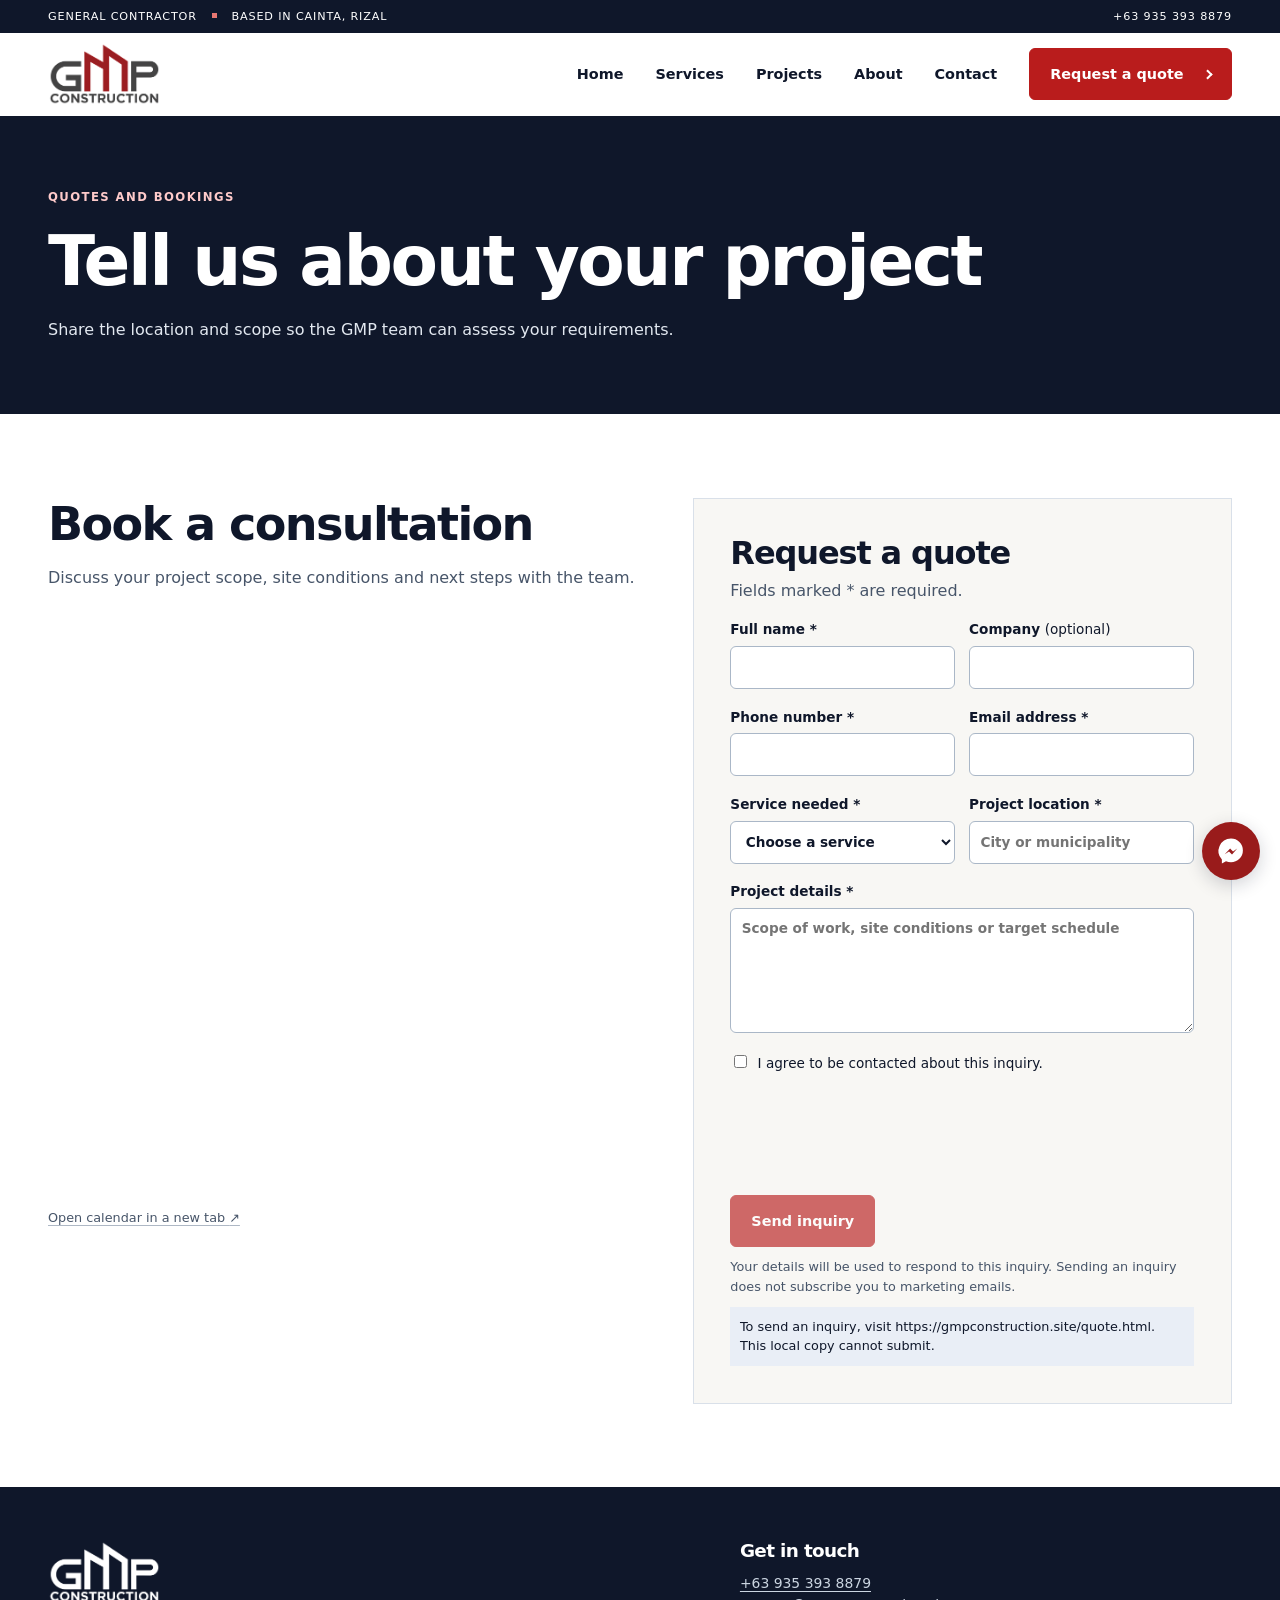
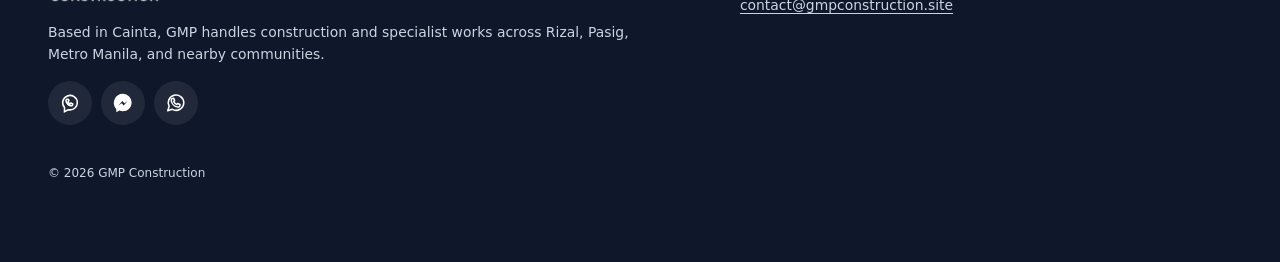
<file: quote.html>
<!doctype html>
<html lang="en-PH">
<head>
  <meta charset="utf-8">
  <script async src="https://www.googletagmanager.com/gtm.js?id=GTM-N28Z9VFP"></script>
<script>
  window.dataLayer = window.dataLayer || [];
  function gtag(){dataLayer.push(arguments);}
  gtag('js', new Date());
</script>
  <meta name="viewport" content="width=device-width, initial-scale=1">
  <meta name="robots" content="index, follow">
  <title>Request a Quote or Book a Consultation | GMP Construction</title>
  <meta name="description" content="Request a quote or explore consultation booking with GMP Construction.">
  <link rel="canonical" href="https://gmpconstruction.site/quote.html">
  <meta property="og:type" content="website">
  <meta property="og:locale" content="en_PH">
  <meta property="og:site_name" content="GMP Construction">
  <meta property="og:title" content="Request a Quote or Book a Consultation | GMP Construction">
  <meta property="og:description" content="Request a quote or explore consultation booking with GMP Construction.">
  <meta property="og:url" content="https://gmpconstruction.site/quote.html">
  <meta property="og:image" content="https://gmpconstruction.site/assets/images/gmp-social-card-v1.8.2.jpg">
  <meta property="og:image:secure_url" content="https://gmpconstruction.site/assets/images/gmp-social-card-v1.8.2.jpg">
  <meta property="og:image:type" content="image/jpeg">
  <meta property="og:image:width" content="1200">
  <meta property="og:image:height" content="630">
  <meta property="og:image:alt" content="GMP Construction — General contracting in Rizal and Metro Manila, with a completed Parañaque house project">
  <meta name="twitter:image" content="https://gmpconstruction.site/assets/images/gmp-social-card-v1.8.2.jpg">
  <meta name="twitter:image:alt" content="GMP Construction — General contracting in Rizal and Metro Manila">
  <meta name="twitter:card" content="summary_large_image">
  <link rel="icon" type="image/png" href="assets/images/gmp-logo-color.png">
  <link rel="stylesheet" href="assets/css/bootstrap-grid.min.css">
  <link rel="stylesheet" href="assets/css/site.css">
  <!-- ANALYTICS: Insert the approved GA4 or GTM head snippet here after launch approval. -->
  <script type="application/ld+json">{"@context": "https://schema.org", "@type": "GeneralContractor", "name": "GMP Construction", "url": "https://gmpconstruction.site", "image": "https://gmpconstruction.site/assets/images/paranaque-house.webp", "telephone": "+639353938879", "email": "contact@gmpconstruction.site", "foundingDate": "2019", "address": {"@type": "PostalAddress", "streetAddress": "Lot 4 Blk 16 Talavera Street, Vista Verde Executive Village", "addressLocality": "Cainta", "addressRegion": "Rizal", "addressCountry": "PH"}, "areaServed": ["Cainta", "Rizal", "Pasig", "Metro Manila"], "sameAs": ["https://www.facebook.com/gmpconstructionph"]}</script>
  <script src="assets/js/site.js" defer></script>
  <script src="assets/js/inquiry.js" defer></script>
  
</head>
<body>
  <!-- GTM: Insert the approved noscript fallback here if using GTM. -->
  <a class="skip" href="#main">Skip to content</a>
  <div class="utility"><div class="shell"><span>GENERAL CONTRACTOR <i></i> BASED IN CAINTA, RIZAL</span><a href="tel:+639353938879">+63 935 393 8879</a></div></div>
  <header class="header"><div class="shell nav">
    <a href="index.html" class="logo"><img src="assets/images/gmp-logo-color.png" alt="GMP Construction home" fetchpriority="high" decoding="async"></a>
    <button class="menu-toggle" type="button" aria-expanded="false" aria-controls="mobile-nav" aria-label="Open menu"><span class="burger" aria-hidden="true"></span></button>
    <nav id="nav" aria-label="Main navigation"><a href="index.html">Home</a><a href="services.html">Services</a><a href="projects.html">Projects</a><a href="about.html">About</a><a href="contact.html">Contact</a><a class="button " href="quote.html#quote">Request a quote <span class="button-arrow" aria-hidden="true"></span></a></nav>
  </div></header>
  <dialog class="mobile-drawer" id="mobile-nav" aria-label="Mobile navigation">
    <div class="drawer-head"><strong>GMP Construction</strong><button type="button" data-menu-close aria-label="Close menu">×</button></div>
    <nav aria-label="Mobile navigation"><a href="index.html">Home</a><a href="services.html">Services</a><a href="projects.html">Projects</a><a href="about.html">About</a><a href="contact.html">Contact</a><a class="button " href="quote.html#quote">Request a quote <span class="button-arrow" aria-hidden="true"></span></a></nav>
  </dialog>
  <main id="main"><section class="intro"><div class="shell"><p class="eyebrow">QUOTES AND BOOKINGS</p><h1>Tell us about your project</h1><p>Share the location and scope so the GMP team can assess your requirements.</p></div></section>
<section class="shell section contact-layout quote-layout"><div><h2>Book a consultation</h2><p>Discuss your project scope, site conditions and next steps with the team.</p>
<div class="booking">
<!-- CALENDLY: Auto-resize adjusts each booking step; keep only one resizing embed on this page. -->
<div class="calendly-inline-widget" data-resize="true" data-url="https://calendly.com/gmpconstructionsite/30min?hide_event_type_details=1&amp;hide_gdpr_banner=1&amp;primary_color=991b1b" style="min-width:320px;height:580px;"></div>
<script type="text/javascript" src="https://assets.calendly.com/assets/external/widget.js" async></script>
<p class="booking-fallback"><a href="https://calendly.com/gmpconstructionsite/30min?hide_event_type_details=1&amp;hide_gdpr_banner=1&amp;primary_color=991b1b" target="_blank" rel="noopener noreferrer">Open calendar in a new tab <span aria-hidden="true">↗</span></a></p>
</div></div>
<div class="quote-panel" id="quote"><h2>Request a quote</h2><p>Fields marked * are required.</p>
<!-- INQUIRY: Connected to the Cloudflare Worker; credentials stay server-side. -->
<form method="post" data-inquiry-form>
<p class="project-context" hidden></p><div class="fields">
<label>Full name *<input name="name" autocomplete="name" required maxlength="100"></label>
<label>Company <span>(optional)</span><input name="company" autocomplete="organization" maxlength="120"></label>
<label>Phone number *<input name="phone" type="tel" autocomplete="tel" required maxlength="35"></label>
<label>Email address *<input name="email" type="email" autocomplete="email" required maxlength="160"></label>
<label>Service needed *<select name="service" id="quote-service" required><option value="">Choose a service</option><optgroup label="Roofing &amp; waterproofing"><option>Re-roofing and roof installation</option><option>Waterproofing</option></optgroup><optgroup label="Construction &amp; site development"><option>House construction</option><option>Structural and masonry works</option><option>Land development</option></optgroup><optgroup label="Interiors &amp; finishes"><option>Repainting</option><option>Tile installation</option><option>Ceiling installation</option><option>Glass and mirrors</option><option>Wood veneer installation</option><option>Carpentry and cabinetry</option></optgroup><optgroup label="Electrical &amp; plumbing"><option>Electrical works</option><option>Plumbing works</option></optgroup><option>Other / multiple services</option></select></label>
<label>Project location *<input name="location" placeholder="City or municipality" required maxlength="160"></label>
<label class="full">Project details *<textarea name="message" rows="5" maxlength="3000" required placeholder="Scope of work, site conditions or target schedule"></textarea></label>
</div><label class="check"><input type="checkbox" name="contact_consent" required> I agree to be contacted about this inquiry.</label>
<div class="inquiry-verification" data-turnstile></div>
<button class="button" type="submit" disabled>Send inquiry</button>
<p class="form-note">Your details will be used to respond to this inquiry. Sending an inquiry does not subscribe you to marketing emails.</p>
<noscript><p>Please enable JavaScript to send this form, or email <a href="mailto:contact@gmpconstruction.site">contact@gmpconstruction.site</a>.</p></noscript>
<p class="status" role="status" aria-live="polite"></p>
</form></div></section></main>
  <footer>
    <div class="shell footer-grid">
      <div><a class="logo" href="index.html"><img src="assets/images/gmp-logo-white.png" alt="GMP Construction home" loading="lazy" decoding="async"></a><p>Based in Cainta, GMP handles construction and specialist works across Rizal, Pasig, Metro Manila, and nearby communities.</p><div class="social-links">
      <a href="viber://chat?number=%2B639353938879" aria-label="Chat with GMP on Viber" title="Viber"><svg viewBox="0 0 24 24" aria-hidden="true" fill="none" stroke="currentColor" stroke-width="1.7"><path d="M20 11.5a8 8 0 0 1-8 8h-2l-4 2v-4.5a8 8 0 1 1 14-5.5Z"/><path d="M9 8c-1 0-2 1-1 3 1 2 3 4 5 4 1 0 2-1 2-2l-2-1-1 1c-1-.5-2-1.5-2-2.5l.8-1L10 8Z"/></svg></a>
      <a href="https://m.me/gmpconstructionph" aria-label="Chat with GMP on Messenger" title="Messenger"><svg viewBox="0 0 24 24" aria-hidden="true" fill="currentColor"><path d="M12 2a10 10 0 0 0-7.3 16.8V22l3.3-1.8c1.2.5 2.6.8 4 .8a9.5 9.5 0 1 0 0-19Zm-5 12.6 4.3-4.7 2.3 2.4 3.4-2.4-4.2 4.8-2.4-2.4Z"/></svg></a>
      <a href="https://wa.me/639353938879" target="_blank" rel="noopener noreferrer" aria-label="Chat with GMP on WhatsApp (opens a new tab)" title="WhatsApp"><svg viewBox="0 0 24 24" aria-hidden="true" fill="none" stroke="currentColor" stroke-width="1.7" stroke-linecap="round" stroke-linejoin="round"><path d="M20.5 11.5a8.5 8.5 0 0 1-12.6 7.4L3 20.5l1.5-4.8A8.5 8.5 0 1 1 20.5 11.5Z"/><path d="m8 7 1.5-.2 1 2.6-1 1c.7 1.5 1.7 2.5 3.3 3.2l1-1 2.5 1.1-.2 1.5c-.1.8-1.2 1.4-2.2 1.2-3.6-.6-6.7-3.7-7.1-7.1C6.7 8.3 7.2 7.2 8 7Z"/></svg></a></div></div>
      <div><h2>Get in touch</h2><p><a href="tel:+639353938879">+63 935 393 8879</a><br><a href="mailto:contact@gmpconstruction.site">contact@gmpconstruction.site</a></p></div>
    </div>
    <div class="shell footer-bottom"><span>© 2026 GMP Construction</span></div>
  </footer>
  <!-- Shared native dialog. Project content is copied from the accessible HTML disclosure. -->
  <dialog class="project-dialog" aria-labelledby="project-dialog-title">
    <div class="dialog-head"><h2 id="project-dialog-title"></h2><button type="button" data-close aria-label="Close project">×</button></div>
    <div class="dialog-body">
      <p class="dialog-description"></p>
      <div class="photo-stage"><div class="photo-window" tabindex="0" aria-label="Project photo. Scroll to pan when zoomed."><img alt=""></div>
        <div class="photo-tools"><button type="button" data-photo-prev aria-label="Previous photo">‹</button><span data-photo-count aria-live="polite"></span><button type="button" data-photo-next aria-label="Next photo">›</button><button type="button" data-zoom aria-label="Magnify photo" aria-pressed="false"><svg viewBox="0 0 24 24" width="19" height="19" aria-hidden="true" fill="none" stroke="currentColor" stroke-width="2"><circle cx="10" cy="10" r="6"/><path d="m15 15 6 6M7 10h6m-3-3v6"/></svg><span>Zoom in</span></button></div></div>
      <p class="photo-caption"></p>
      <a class="button dialog-quote" href="quote.html#quote">I want to avail this service</a>
    </div>
  </dialog>
  <!-- MESSENGER: Shared floating chat launcher. Update this URL if the page username changes. -->
  <a class="messenger-float" href="https://m.me/gmpconstructionph" target="_blank" rel="noopener noreferrer" aria-label="Chat with GMP Construction on Messenger (opens a new tab)" title="Chat on Messenger">
    <svg viewBox="0 0 24 24" aria-hidden="true" fill="currentColor"><path d="M12 2a10 10 0 0 0-7.3 16.8V22l3.3-1.8c1.2.5 2.6.8 4 .8a9.5 9.5 0 1 0 0-19Zm-5 12.6 4.3-4.7 2.3 2.4 3.4-2.4-4.2 4.8-2.4-2.4Z"/></svg>
  </a>
</body>
</html>
</file>
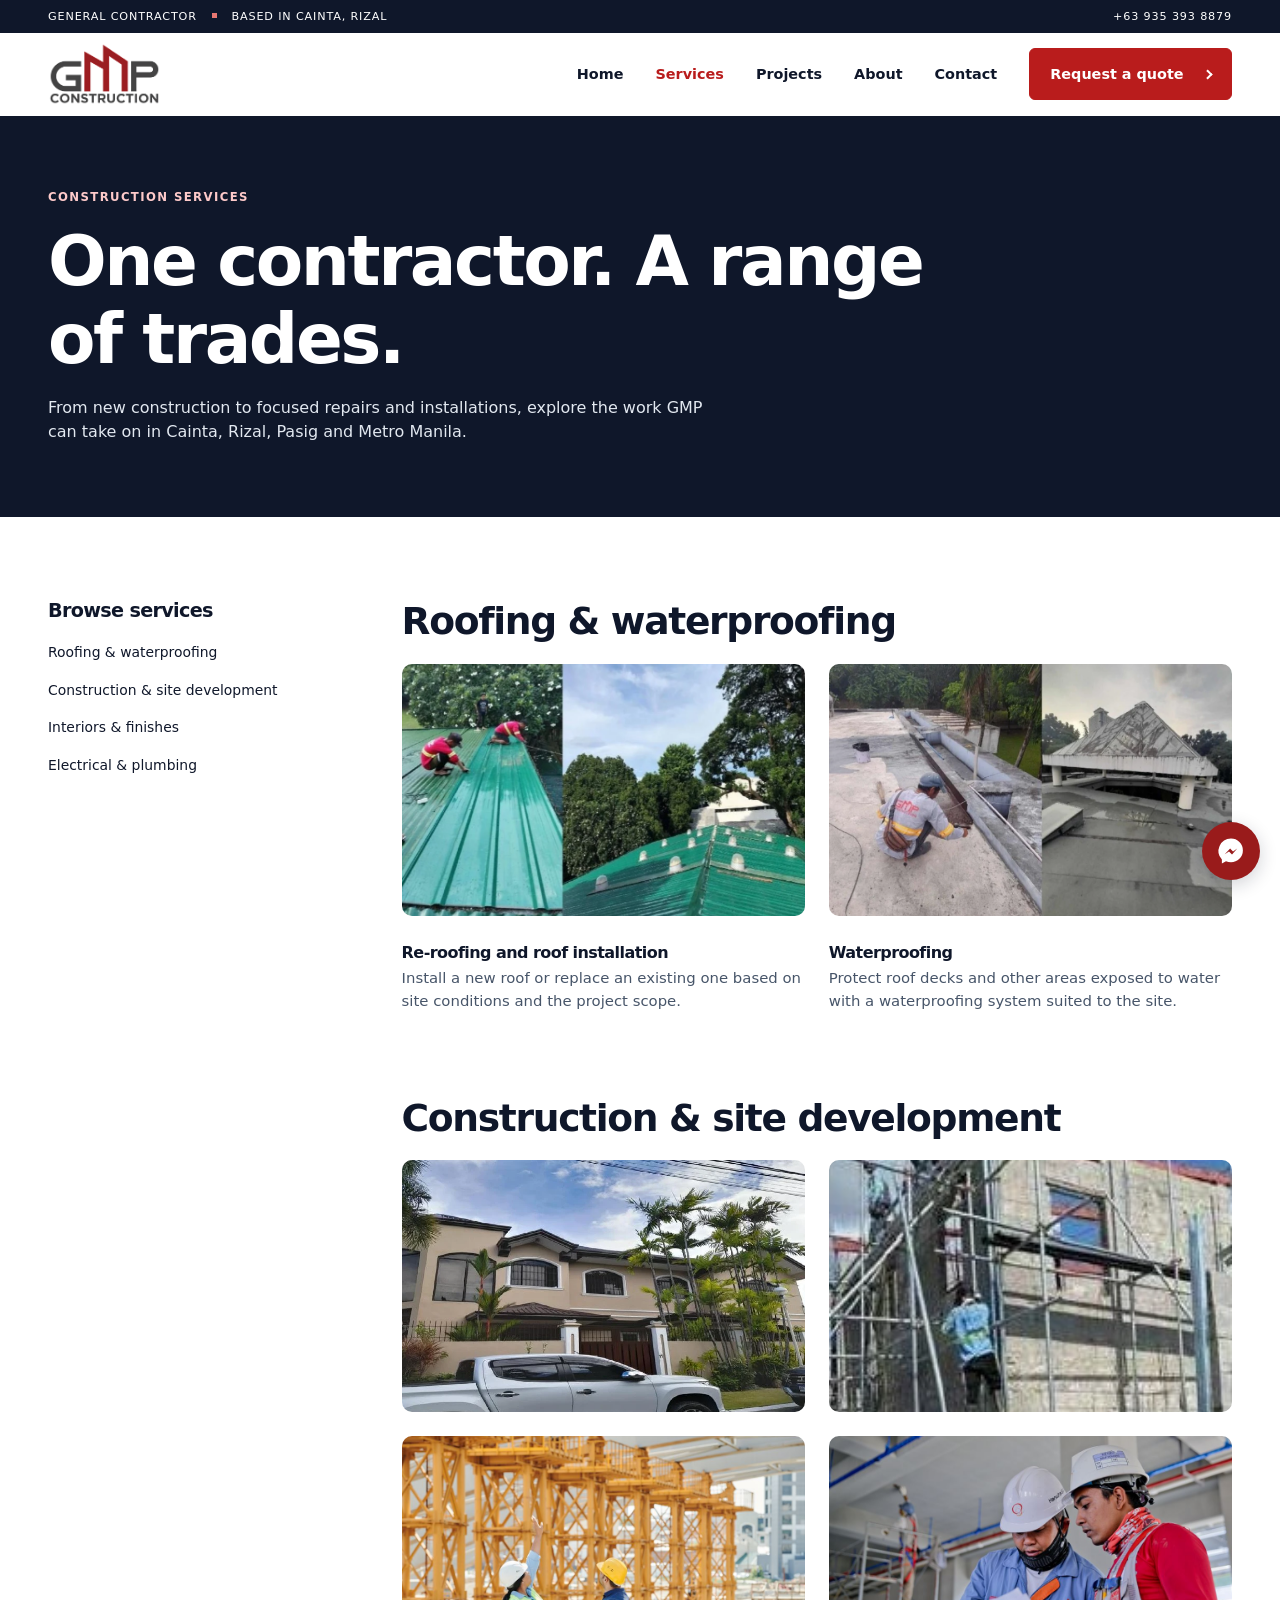
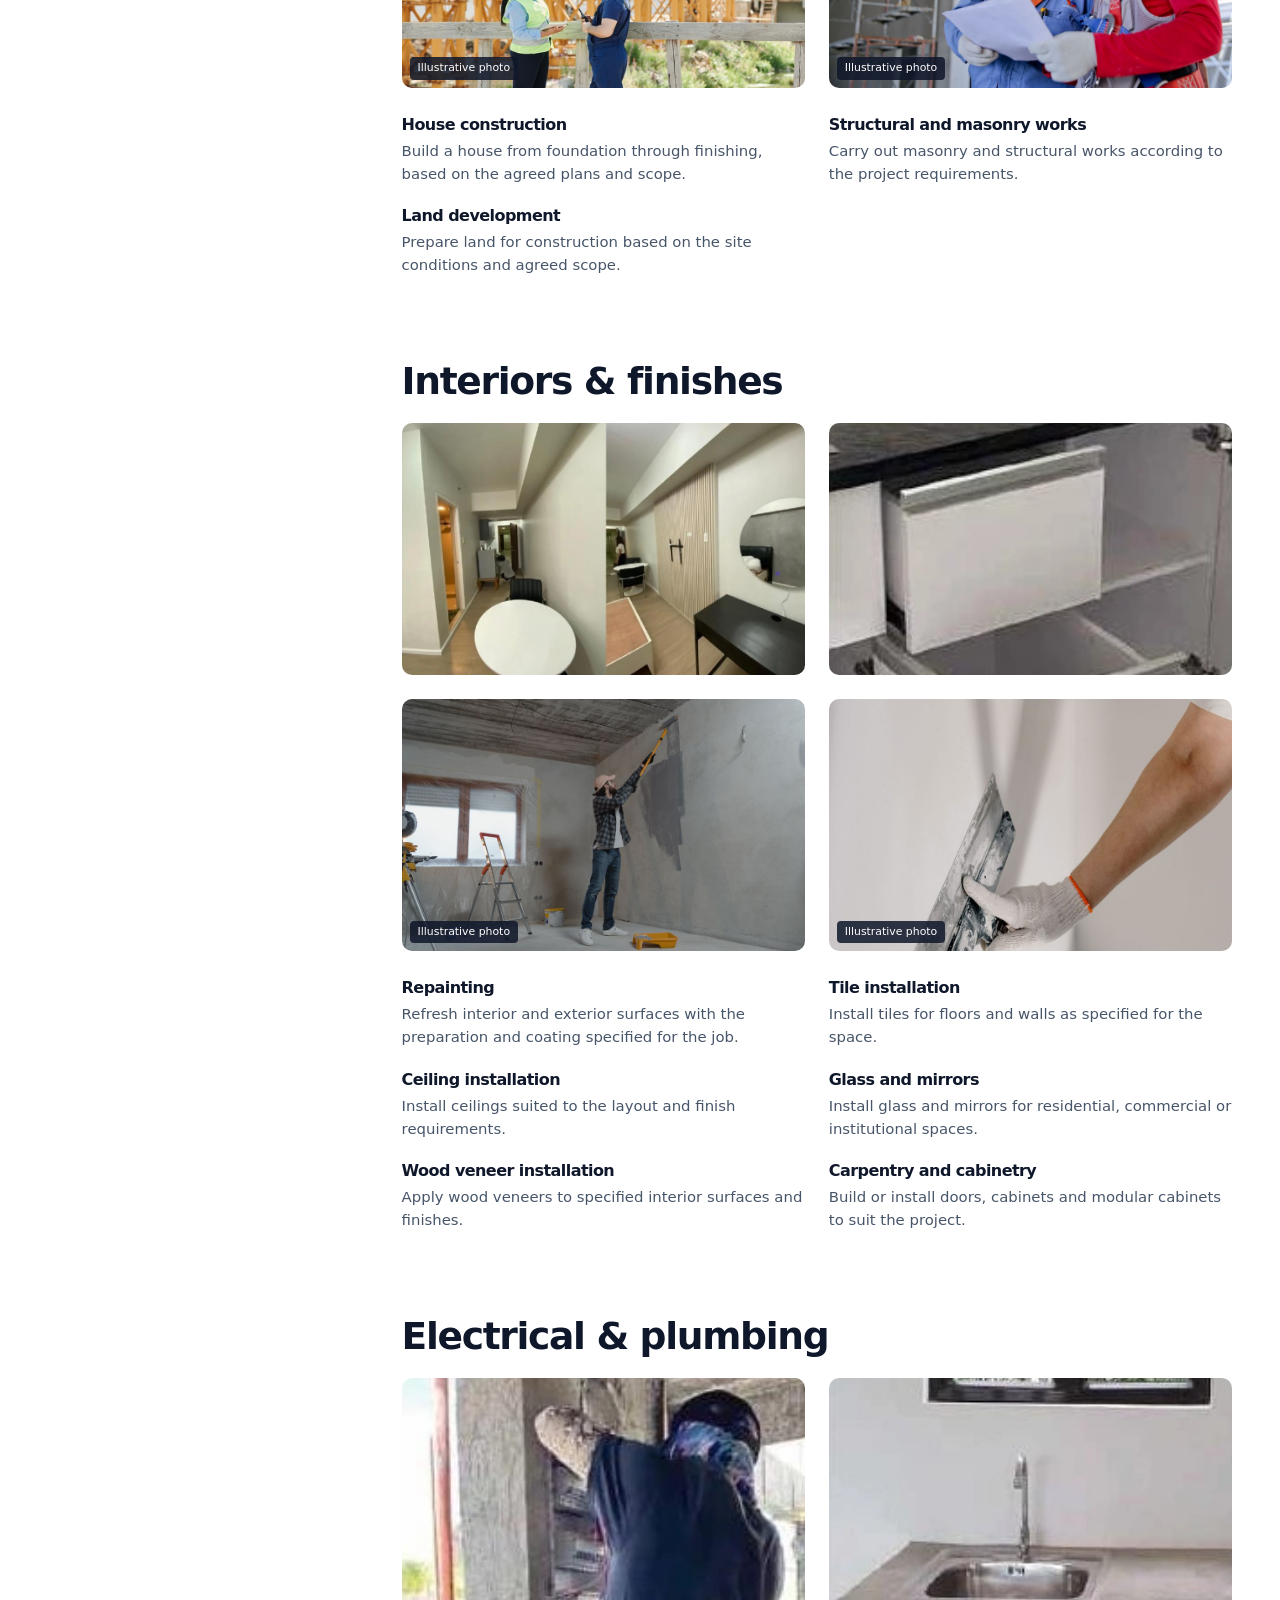
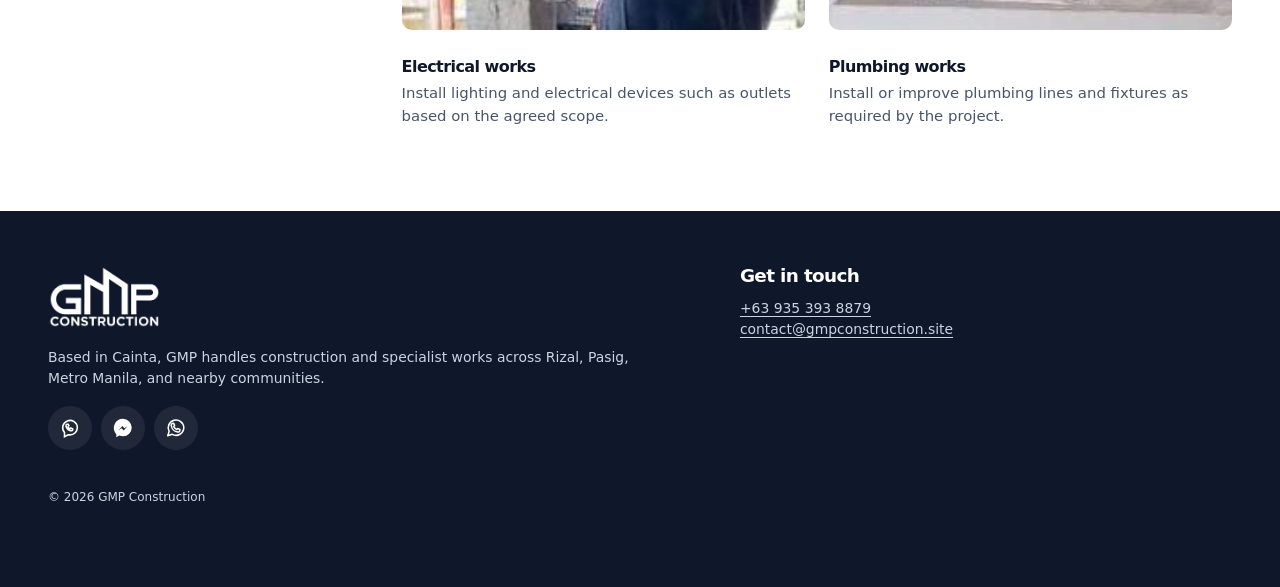
<file: services.html>
<!doctype html>
<html lang="en-PH">
<head>
  <meta charset="utf-8">
  <script async src="https://www.googletagmanager.com/gtm.js?id=GTM-N28Z9VFP"></script>
<script>
  window.dataLayer = window.dataLayer || [];
  function gtag(){dataLayer.push(arguments);}
  gtag('js', new Date());
</script>
  <meta name="viewport" content="width=device-width, initial-scale=1">
  <meta name="robots" content="index, follow">
  <title>Construction Services in Rizal &amp; Metro Manila | GMP Construction</title>
  <meta name="description" content="Explore GMP’s roofing, waterproofing, house construction, interiors, masonry, plumbing, electrical and land development services.">
  <link rel="canonical" href="https://gmpconstruction.site/services.html">
  <meta property="og:type" content="website">
  <meta property="og:locale" content="en_PH">
  <meta property="og:site_name" content="GMP Construction">
  <meta property="og:title" content="Construction Services in Rizal &amp; Metro Manila | GMP Construction">
  <meta property="og:description" content="Explore GMP’s roofing, waterproofing, house construction, interiors, masonry, plumbing, electrical and land development services.">
  <meta property="og:url" content="https://gmpconstruction.site/services.html">
  <meta property="og:image" content="https://gmpconstruction.site/assets/images/gmp-social-card-v1.8.2.jpg">
  <meta property="og:image:secure_url" content="https://gmpconstruction.site/assets/images/gmp-social-card-v1.8.2.jpg">
  <meta property="og:image:type" content="image/jpeg">
  <meta property="og:image:width" content="1200">
  <meta property="og:image:height" content="630">
  <meta property="og:image:alt" content="GMP Construction — General contracting in Rizal and Metro Manila, with a completed Parañaque house project">
  <meta name="twitter:image" content="https://gmpconstruction.site/assets/images/gmp-social-card-v1.8.2.jpg">
  <meta name="twitter:image:alt" content="GMP Construction — General contracting in Rizal and Metro Manila">
  <meta name="twitter:card" content="summary_large_image">
  <link rel="icon" type="image/png" href="assets/images/gmp-logo-color.png">
  <link rel="stylesheet" href="assets/css/bootstrap-grid.min.css">
  <link rel="stylesheet" href="assets/css/site.css">
  <!-- ANALYTICS: Insert the approved GA4 or GTM head snippet here after launch approval. -->
  <script type="application/ld+json">{"@context": "https://schema.org", "@type": "GeneralContractor", "name": "GMP Construction", "url": "https://gmpconstruction.site", "image": "https://gmpconstruction.site/assets/images/paranaque-house.webp", "telephone": "+639353938879", "email": "contact@gmpconstruction.site", "foundingDate": "2019", "address": {"@type": "PostalAddress", "streetAddress": "Lot 4 Blk 16 Talavera Street, Vista Verde Executive Village", "addressLocality": "Cainta", "addressRegion": "Rizal", "addressCountry": "PH"}, "areaServed": ["Cainta", "Rizal", "Pasig", "Metro Manila"], "sameAs": ["https://www.facebook.com/gmpconstructionph"]}</script>
  <script src="assets/js/site.js" defer></script>
  
  
</head>
<body>
  <!-- GTM: Insert the approved noscript fallback here if using GTM. -->
  <a class="skip" href="#main">Skip to content</a>
  <div class="utility"><div class="shell"><span>GENERAL CONTRACTOR <i></i> BASED IN CAINTA, RIZAL</span><a href="tel:+639353938879">+63 935 393 8879</a></div></div>
  <header class="header"><div class="shell nav">
    <a href="index.html" class="logo"><img src="assets/images/gmp-logo-color.png" alt="GMP Construction home" fetchpriority="high" decoding="async"></a>
    <button class="menu-toggle" type="button" aria-expanded="false" aria-controls="mobile-nav" aria-label="Open menu"><span class="burger" aria-hidden="true"></span></button>
    <nav id="nav" aria-label="Main navigation"><a href="index.html">Home</a><a href="services.html" aria-current="page">Services</a><a href="projects.html">Projects</a><a href="about.html">About</a><a href="contact.html">Contact</a><a class="button " href="quote.html#quote">Request a quote <span class="button-arrow" aria-hidden="true"></span></a></nav>
  </div></header>
  <dialog class="mobile-drawer" id="mobile-nav" aria-label="Mobile navigation">
    <div class="drawer-head"><strong>GMP Construction</strong><button type="button" data-menu-close aria-label="Close menu">×</button></div>
    <nav aria-label="Mobile navigation"><a href="index.html">Home</a><a href="services.html" aria-current="page">Services</a><a href="projects.html">Projects</a><a href="about.html">About</a><a href="contact.html">Contact</a><a class="button " href="quote.html#quote">Request a quote <span class="button-arrow" aria-hidden="true"></span></a></nav>
  </dialog>
  <main id="main"><section class="intro"><div class="shell"><p class="eyebrow">CONSTRUCTION SERVICES</p><h1>One contractor. A range of trades.</h1><p>From new construction to focused repairs and installations, explore the work GMP can take on in Cainta, Rizal, Pasig and Metro Manila.</p></div></section><div class="shell section service-layout gallery-layout"><aside aria-label="Service categories"><h2>Browse services</h2><a href="#roofing">Roofing &amp; waterproofing</a><a href="#construction">Construction &amp; site development</a><a href="#finishes">Interiors &amp; finishes</a><a href="#utilities">Electrical &amp; plumbing</a></aside><div><section class="service-section" data-reveal id="roofing"><h2>Roofing &amp; waterproofing</h2><div class="service-gallery"><figure><img src="assets/images/miriam-mmj-covered-court-01.webp" alt="Covered court re-roofing at Miriam College" loading="lazy" decoding="async"></figure><figure><img src="assets/images/miriam-esi-roof-deck-01.webp" alt="Roof deck waterproofing at Miriam College" loading="lazy" decoding="async"></figure></div><div class="service-descriptions"><article class="service-description"><div><h3>Re-roofing and roof installation</h3><p>Install a new roof or replace an existing one based on site conditions and the project scope.</p></div></article><article class="service-description"><div><h3>Waterproofing</h3><p>Protect roof decks and other areas exposed to water with a waterproofing system suited to the site.</p></div></article></div></section><section class="service-section" data-reveal id="construction"><h2>Construction &amp; site development</h2><div class="service-gallery"><figure><img src="assets/images/paranaque-house.webp" alt="House construction in Parañaque" loading="lazy" decoding="async"></figure><figure><img src="assets/images/masonry-work.webp" alt="Masonry work" loading="lazy" decoding="async"></figure><figure><img src="assets/images/service-pexels-8961065.jpg" alt="Construction crew reviewing work at a structural site" loading="lazy" decoding="async"><span class=stock-label>Illustrative photo</span></figure><figure><img src="assets/images/service-pexels-1216589.jpg" alt="Construction workers reviewing drawings" loading="lazy" decoding="async"><span class=stock-label>Illustrative photo</span></figure></div><div class="service-descriptions"><article class="service-description"><div><h3>House construction</h3><p>Build a house from foundation through finishing, based on the agreed plans and scope.</p></div></article><article class="service-description"><div><h3>Structural and masonry works</h3><p>Carry out masonry and structural works according to the project requirements.</p></div></article><article class="service-description"><div><h3>Land development</h3><p>Prepare land for construction based on the site conditions and agreed scope.</p></div></article></div></section><section class="service-section" data-reveal id="finishes"><h2>Interiors &amp; finishes</h2><div class="service-gallery"><figure><img src="assets/images/condo-renovation-ortigas-01.webp" alt="Condominium interior renovation in Ortigas" loading="lazy" decoding="async"></figure><figure><img src="assets/images/carpentry-work.webp" alt="Cabinetry" loading="lazy" decoding="async"></figure><figure><img src="assets/images/service-pexels-6474471.jpg" alt="Worker painting an interior wall" loading="lazy" decoding="async"><span class=stock-label>Illustrative photo</span></figure><figure><img src="assets/images/service-pexels-5691622.jpg" alt="Applying a smooth wall finish" loading="lazy" decoding="async"><span class=stock-label>Illustrative photo</span></figure></div><div class="service-descriptions"><article class="service-description"><div><h3>Repainting</h3><p>Refresh interior and exterior surfaces with the preparation and coating specified for the job.</p></div></article><article class="service-description"><div><h3>Tile installation</h3><p>Install tiles for floors and walls as specified for the space.</p></div></article><article class="service-description"><div><h3>Ceiling installation</h3><p>Install ceilings suited to the layout and finish requirements.</p></div></article><article class="service-description"><div><h3>Glass and mirrors</h3><p>Install glass and mirrors for residential, commercial or institutional spaces.</p></div></article><article class="service-description"><div><h3>Wood veneer installation</h3><p>Apply wood veneers to specified interior surfaces and finishes.</p></div></article><article class="service-description"><div><h3>Carpentry and cabinetry</h3><p>Build or install doors, cabinets and modular cabinets to suit the project.</p></div></article></div></section><section class="service-section" data-reveal id="utilities"><h2>Electrical &amp; plumbing</h2><div class="service-gallery"><figure><img src="assets/images/electrical-work.webp" alt="Electrical work" loading="lazy" decoding="async"></figure><figure><img src="assets/images/plumbing-work.webp" alt="Sink and plumbing installation" loading="lazy" decoding="async"></figure></div><div class="service-descriptions"><article class="service-description"><div><h3>Electrical works</h3><p>Install lighting and electrical devices such as outlets based on the agreed scope.</p></div></article><article class="service-description"><div><h3>Plumbing works</h3><p>Install or improve plumbing lines and fixtures as required by the project.</p></div></article></div></section></div></div></main>
  <footer>
    <div class="shell footer-grid">
      <div><a class="logo" href="index.html"><img src="assets/images/gmp-logo-white.png" alt="GMP Construction home" loading="lazy" decoding="async"></a><p>Based in Cainta, GMP handles construction and specialist works across Rizal, Pasig, Metro Manila, and nearby communities.</p><div class="social-links">
      <a href="viber://chat?number=%2B639353938879" aria-label="Chat with GMP on Viber" title="Viber"><svg viewBox="0 0 24 24" aria-hidden="true" fill="none" stroke="currentColor" stroke-width="1.7"><path d="M20 11.5a8 8 0 0 1-8 8h-2l-4 2v-4.5a8 8 0 1 1 14-5.5Z"/><path d="M9 8c-1 0-2 1-1 3 1 2 3 4 5 4 1 0 2-1 2-2l-2-1-1 1c-1-.5-2-1.5-2-2.5l.8-1L10 8Z"/></svg></a>
      <a href="https://m.me/gmpconstructionph" aria-label="Chat with GMP on Messenger" title="Messenger"><svg viewBox="0 0 24 24" aria-hidden="true" fill="currentColor"><path d="M12 2a10 10 0 0 0-7.3 16.8V22l3.3-1.8c1.2.5 2.6.8 4 .8a9.5 9.5 0 1 0 0-19Zm-5 12.6 4.3-4.7 2.3 2.4 3.4-2.4-4.2 4.8-2.4-2.4Z"/></svg></a>
      <a href="https://wa.me/639353938879" target="_blank" rel="noopener noreferrer" aria-label="Chat with GMP on WhatsApp (opens a new tab)" title="WhatsApp"><svg viewBox="0 0 24 24" aria-hidden="true" fill="none" stroke="currentColor" stroke-width="1.7" stroke-linecap="round" stroke-linejoin="round"><path d="M20.5 11.5a8.5 8.5 0 0 1-12.6 7.4L3 20.5l1.5-4.8A8.5 8.5 0 1 1 20.5 11.5Z"/><path d="m8 7 1.5-.2 1 2.6-1 1c.7 1.5 1.7 2.5 3.3 3.2l1-1 2.5 1.1-.2 1.5c-.1.8-1.2 1.4-2.2 1.2-3.6-.6-6.7-3.7-7.1-7.1C6.7 8.3 7.2 7.2 8 7Z"/></svg></a></div></div>
      <div><h2>Get in touch</h2><p><a href="tel:+639353938879">+63 935 393 8879</a><br><a href="mailto:contact@gmpconstruction.site">contact@gmpconstruction.site</a></p></div>
    </div>
    <div class="shell footer-bottom"><span>© 2026 GMP Construction</span></div>
  </footer>
  <!-- Shared native dialog. Project content is copied from the accessible HTML disclosure. -->
  <dialog class="project-dialog" aria-labelledby="project-dialog-title">
    <div class="dialog-head"><h2 id="project-dialog-title"></h2><button type="button" data-close aria-label="Close project">×</button></div>
    <div class="dialog-body">
      <p class="dialog-description"></p>
      <div class="photo-stage"><div class="photo-window" tabindex="0" aria-label="Project photo. Scroll to pan when zoomed."><img alt=""></div>
        <div class="photo-tools"><button type="button" data-photo-prev aria-label="Previous photo">‹</button><span data-photo-count aria-live="polite"></span><button type="button" data-photo-next aria-label="Next photo">›</button><button type="button" data-zoom aria-label="Magnify photo" aria-pressed="false"><svg viewBox="0 0 24 24" width="19" height="19" aria-hidden="true" fill="none" stroke="currentColor" stroke-width="2"><circle cx="10" cy="10" r="6"/><path d="m15 15 6 6M7 10h6m-3-3v6"/></svg><span>Zoom in</span></button></div></div>
      <p class="photo-caption"></p>
      <a class="button dialog-quote" href="quote.html#quote">I want to avail this service</a>
    </div>
  </dialog>
  <!-- MESSENGER: Shared floating chat launcher. Update this URL if the page username changes. -->
  <a class="messenger-float" href="https://m.me/gmpconstructionph" target="_blank" rel="noopener noreferrer" aria-label="Chat with GMP Construction on Messenger (opens a new tab)" title="Chat on Messenger">
    <svg viewBox="0 0 24 24" aria-hidden="true" fill="currentColor"><path d="M12 2a10 10 0 0 0-7.3 16.8V22l3.3-1.8c1.2.5 2.6.8 4 .8a9.5 9.5 0 1 0 0-19Zm-5 12.6 4.3-4.7 2.3 2.4 3.4-2.4-4.2 4.8-2.4-2.4Z"/></svg>
  </a>
</body>
</html>
</file>
<file: assets/css/site.css>
/* Brand tokens and page layout. Change colors here to update every page. */
:root {
  --red:#b91c1c; --red-dark:#991b1b; --navy:#0f172a; --gray:#475569;
  --paper:#f8f7f4; --line:#d9e0e9;
  --section-space:clamp(2.5rem,5vw,4rem); --card-radius:10px; --control-radius:6px; --white:#fff; --max:1240px;
  font-family:system-ui,-apple-system,BlinkMacSystemFont,"Segoe UI",sans-serif;
  color:var(--navy); background:var(--white); line-height:1.55;
}
* { box-sizing:border-box }
body,h1,h2,h3,p,figure,dd { margin:0 }
body { min-width:300px }
h1,h2,h3 { line-height:1.13; letter-spacing:-.035em }
h1 { font-size:clamp(2.6rem,6.7vw,6.3rem); font-weight:850 }
h2 { font-size:clamp(1.8rem,3.6vw,3.15rem); font-weight:800 }
h3 { font-size:clamp(1.12rem,2vw,1.45rem) }
p { color:var(--gray) }
a { color:inherit; text-underline-offset:.22em }
button,input,select,textarea { font:inherit }
button { cursor:pointer }
img { display:block; width:100%; height:auto }
[hidden] { display:none !important }
:focus-visible { outline:3px solid #dd6152; outline-offset:4px }
[id] { scroll-margin-top:6rem }
.shell { width:min(var(--max),calc(100% - 96px)); margin-inline:auto }
.section { padding-block:var(--section-space) }
.tinted { background:var(--paper) }
.eyebrow { color:var(--red); font-size:.73rem; font-weight:800; letter-spacing:.12em; text-transform:uppercase; margin-bottom:1rem }
.skip { position:absolute; left:1rem; top:-6rem; z-index:20; background:white; padding:1rem }
.skip:focus { top:1rem }
.button { display:inline-flex; align-items:center; justify-content:center; gap:1.25rem; padding:.85rem 1.25rem; min-height:46px; background:var(--red); border:1px solid var(--red); color:white; font-size:.9rem; font-weight:750; text-decoration:none }
.button:hover { background:var(--red-dark); border-color:var(--red-dark) }
.button:disabled { opacity:.65; cursor:default }
.button.ghost { background:transparent; border-color:#ffffff8c }
.button.ghost:hover { background:#ffffff26 }
.button.outline { background:white; border-color:var(--line); color:var(--navy) }
.button.outline:hover { border-color:var(--red); color:var(--red) }
/* Shared header and navigation. */
.utility { background:var(--navy); color:white; font-size:.7rem; letter-spacing:.075em }
.utility .shell { display:flex; align-items:center; justify-content:space-between; gap:1rem; padding-block:.48rem }
.utility i { display:inline-block; width:5px; height:5px; background:#e77772; margin:0 .65rem .12rem }
.utility a { text-decoration:none; white-space:nowrap }
.header { position:sticky; top:0; z-index:5; background:white; border-bottom:1px solid var(--line) }
.nav { display:flex; align-items:center; min-height:83px; justify-content:space-between; gap:2rem }
.logo { display:inline-block; width:112px; flex:none }
.nav nav { display:flex; align-items:center; gap:clamp(1rem,2.5vw,2.5rem) }
.nav nav>a:not(.button) { font-size:.9rem; font-weight:700; text-decoration:none; padding-block:.7rem }
.nav [aria-current="page"],.nav nav>a:not(.button):hover { color:var(--red) }
.menu-toggle { display:none }
/* Home: project photography, proof strip and service shortcuts. */
.hero { position:relative; isolation:isolate; overflow:hidden; background:var(--navy); color:white; min-height:605px; display:grid; align-items:center }
.hero-photo { position:absolute; z-index:-2; inset:0 0 0 33% }
.hero-photo img { height:100%; object-fit:cover; object-position:center 40% }
.hero::after { content:""; position:absolute; z-index:-1; inset:0; background:linear-gradient(90deg,var(--navy) 25%,#0f172aeb 38%,#0f172a65 66%,#0f172a14 100%) }
.hero-inner { padding-block:5rem 6rem }
.hero .eyebrow { color:#fecaca }
.hero h1 { line-height:.98 }
.hero p:not(.eyebrow) { color:#eef2f8; max-width:32rem; font-size:1.12rem; margin:1.7rem 0 2rem }
.actions { display:flex; flex-wrap:wrap; gap:.65rem }
.hero-caption { position:absolute; bottom:1.5rem; right:max(48px,calc((100% - var(--max))/2)); text-decoration:none; background:#0f172ae8; border-left:3px solid #ed5656; padding:.65rem .95rem; font-size:.64rem; letter-spacing:.08em }
.hero-caption strong { display:block; font-size:.85rem; letter-spacing:normal }
.proof { background:var(--paper); border-bottom:1px solid var(--line) }
.proof .shell { display:grid; grid-template-columns:repeat(3,1fr) }
.proof .shell div { padding:1.25rem 1.5rem; border-left:1px solid var(--line) }
.proof .shell div:first-child { border:0; padding-left:0 }
.proof strong,.proof span { display:block }
.proof strong { color:var(--red); font-size:1.2rem }
.proof span { color:var(--gray); font-size:.87rem }
.group-grid { padding-top:.5rem }
.group-tile { border:1px solid var(--line); position:relative; text-decoration:none }
.group-tile:hover { border-color:var(--red); background:#fffafa }
.group-tile span { color:var(--red); font-size:.86rem }
.group-tile h3 { margin:.7rem 0 }
.group-tile p { font-size:.9rem; margin-bottom:1.1rem }
.section-head { display:flex; align-items:end; justify-content:space-between; gap:1rem; margin-bottom:2rem }
/* Portfolio: photos are cropped on cards, full composition is shown in details. */
.project-grid { padding-top:.5rem }
.project { background:white; border:1px solid var(--line) }
.project-cover { display:block; overflow:hidden; background:var(--paper) }
.project-cover img { aspect-ratio:16/10; object-fit:cover; transition:transform .22s ease }
.project-cover:hover img { transform:scale(1.035) }
.project-content { padding:1.25rem }
.project-content .eyebrow { font-size:.66rem; margin-bottom:.65rem }
.project-content h3 { margin-bottom:.6rem }
.project-content p:not(.eyebrow) { font-size:.9rem }
.project details { margin-top:auto; border-top:1px solid var(--line); padding-top:.75rem }
summary { cursor:pointer; color:var(--red); font-weight:750 }
.project summary { font-size:.84rem }
.project figure { margin-top:.85rem }
.project figcaption,.project p.source { color:var(--gray); font-size:.75rem; margin-top:.5rem }
.filters { display:flex; flex-wrap:wrap; gap:.5rem; margin:1.5rem 0 .9rem }
.filters button { background:white; color:var(--navy); border:1px solid var(--line); padding:.5rem .85rem; font-size:.87rem }
.filters button[aria-pressed="true"] { color:white; background:var(--navy); border-color:var(--navy) }
.results { font-size:.85rem }
.intro { background:var(--navy); color:white; padding:4.5rem 0 }
.intro h1 { font-size:clamp(2.35rem,5.4vw,4.6rem); max-width:20ch }
.intro .eyebrow { color:#fecaca }
.intro p:not(.eyebrow) { color:#e2e8f0; max-width:65ch; margin-top:1.1rem }
.service-layout { display:grid; grid-template-columns:minmax(210px,1fr) 3fr; gap:clamp(1.5rem,6vw,6rem); align-items:start }
.service-layout aside { position:sticky; top:7rem; background:var(--paper); border-top:4px solid var(--red); padding:1.2rem }
.service-layout aside h2 { font-size:1.2rem; margin-bottom:.75rem }
.service-layout aside a { display:block; padding:.6rem 0; font-size:.87rem }
.service-section + .service-section { margin-top:2.75rem }
.service-section h2 { font-size:clamp(1.5rem,3vw,2.35rem); margin-bottom:.55rem }
.service-row { display:flex; justify-content:space-between; gap:1rem; padding:1.2rem 0; border-bottom:1px solid var(--line) }
.service-row h3 { margin-bottom:.45rem }
.service-row a { color:var(--red); font-weight:750; white-space:nowrap; font-size:.85rem }
.about-layout,.contact-layout { display:grid; grid-template-columns:1fr 1.2fr; gap:clamp(2rem,7vw,7rem); align-items:start }
.about-layout>img { aspect-ratio:5/4; object-fit:cover }
.about-layout h2,.contact-layout h2 { margin-bottom:1rem }
.about-layout p + p { margin-top:.7rem }
.about-layout h3 { margin-top:1.6rem }
.values { display:flex; flex-wrap:wrap; gap:.6rem 1.25rem; padding-left:1.25rem }
.cta { background:#eaf0f6; padding:2.6rem 0 }
.cta .shell { display:flex; justify-content:space-between; align-items:center; gap:1rem }
.cta .eyebrow { margin-bottom:.5rem }
.contact-layout dt { margin-top:1.15rem; font-size:.77rem; text-transform:uppercase; letter-spacing:.08em; font-weight:800 }
.contact-layout dd { overflow-wrap:anywhere }
.contact-layout p+p { margin-top:.65rem }
.booking { padding:1rem; border:1px solid var(--line); margin-top:1.4rem }
.booking p { margin-top:.65rem; font-size:.9rem }
/* Forms: preview submissions are intercepted in site.js. */
.quote-panel { background:var(--paper); border:1px solid var(--line); padding:clamp(1.1rem,3vw,2.3rem) }
.quote-panel h2 { font-size:2rem; margin-bottom:.45rem }
form { margin-top:1rem }
.fields { display:grid; grid-template-columns:1fr 1fr; gap:.85rem }
.full { grid-column:1/-1 }
label { display:block; font-weight:650; font-size:.85rem }
label span { font-weight:400 }
input:not([type="checkbox"]), select, textarea { display:block; width:100%; margin:.35rem 0 .25rem; min-height:43px; padding:.55rem .65rem; border:1px solid #aab7c7; background:white; color:var(--navy); border-radius:0 }
textarea { resize:vertical }
.check { display:flex; align-items:baseline; gap:.45rem; margin:.95rem 0; font-weight:400 }
.check input { flex:none; accent-color:var(--red) }
.form-note,.status { margin-top:.65rem; font-size:.8rem }
.status:not(:empty) { padding:.6rem; background:#e9eef6; color:var(--navy) }
footer { background:var(--navy); color:white; padding:3.4rem 0 1.1rem }
footer p { color:#cbd5e1; font-size:.87rem; margin:.7rem 0 }
footer h2 { font-size:1.15rem }
.footer-grid { display:grid; grid-template-columns:1.1fr .75fr 1.15fr; gap:clamp(1.5rem,6vw,6rem) }
.footer-links { display:grid; gap:.45rem; margin-top:.85rem }
.footer-bottom { display:flex; justify-content:space-between; gap:1rem; border-top:1px solid #ffffff40; margin-top:2rem; padding-top:1rem; color:#cbd5e1; font-size:.75rem }
@media(max-width:980px) {
  .shell { width:calc(100% - 48px) }
  .hero-caption { right:24px }
}
@media(max-width:740px) {
  .shell { width:calc(100% - 36px) }
  .utility { font-size:.6rem }
  .utility i { margin-inline:.25rem }
  .nav { min-height:68px; gap:.7rem; flex-wrap:wrap }
  .logo { width:96px }
  .js .menu-toggle { display:block; background:white; color:var(--navy); padding:.45rem .8rem; border:1px solid var(--line); font-weight:700 }
  .nav nav { width:100%; display:flex; flex-wrap:wrap; padding-bottom:.75rem; gap:.65rem 1rem }
  .js .nav nav { display:none }
  .js .nav nav.open { display:grid; gap:.2rem }
  .hero { min-height:570px; align-items:end }
  .hero-photo { inset:0 }
  .hero::after { background:linear-gradient(0deg,#0f172a 14%,#0f172ae3 39%,#0f172a12 100%) }
  .hero-inner { padding-block:8.5rem 5.5rem }
  .hero p:not(.eyebrow) { font-size:1rem }
  .hero-caption { right:18px; bottom:.7rem }
  .proof .shell div { padding:.8rem .5rem }
  .proof strong { font-size:.9rem }
  .proof span { font-size:.72rem }
  .section-head,.cta .shell { align-items:start; flex-direction:column }
  .intro { padding:3rem 0 }
  .service-layout,.about-layout,.contact-layout,.footer-grid { grid-template-columns:1fr }
  .service-layout aside { position:static }
  .footer-grid { gap:2rem }
}
@media(max-width:490px) {
  .fields { grid-template-columns:1fr }
  .service-row { flex-direction:column; gap:.5rem }
  .utility span { letter-spacing:0 }
}
@media(prefers-reduced-motion:reduce) { * { transition:none !important } }
/* Draw the CTA chevron with CSS so it renders consistently across system fonts. */
.button-arrow {
  width:.46rem;
  height:.46rem;
  border-top:2px solid currentColor;
  border-right:2px solid currentColor;
  transform:rotate(45deg);
}

/* v1.1 homepage carousel and photo-led service sections. */
.hero-slide { position:absolute; inset:0 }
.hero-slide > img { position:absolute; z-index:-2; width:67%; height:100%; right:0; object-fit:cover; object-position:center 42%; animation:photo-in .4s ease }
@keyframes photo-in { from { opacity:.35 } to { opacity:1 } }
.hero-inner { position:relative; z-index:1; padding-bottom:7rem }
.hero-caption { z-index:2; max-width:min(42%,490px) }
.hero-controls { position:absolute; z-index:3; display:flex; align-items:center; gap:.45rem; bottom:1.4rem; left:max(48px,calc((100% - var(--max))/2)); color:#fff; font-size:.8rem }
.hero-controls button { border:1px solid #ffffff70; background:#0f172ae8; color:white; min-height:38px; min-width:38px; padding:.25rem .55rem }
.hero-controls [data-hero-count] { min-width:2.4rem; text-align:center }
.home-intro { align-items:center; padding-bottom:0 }
.home-intro > img { aspect-ratio:16/10; object-position:center 39% }
.about-layout .button,.contact-layout .button { margin-top:1rem }
.group-tile { padding:0; overflow:hidden }
.group-tile img { aspect-ratio:16/10; object-fit:cover }
.group-tile > div { padding:1rem }
.group-tile p { margin:0 }
.service-gallery,.about-columns { display:grid; grid-template-columns:repeat(2,minmax(0,1fr)); gap:1.2rem }
.service-gallery { margin:1.25rem 0 .5rem }
.service-gallery img { aspect-ratio:16/10; object-fit:cover }
.service-gallery figcaption { color:var(--gray); font-size:.8rem; padding:.45rem 0 }
.about-columns { gap:clamp(1.4rem,6vw,5rem) }
.about-columns h2 { margin-bottom:.8rem }
.value-grid { display:grid; grid-template-columns:repeat(auto-fit,minmax(175px,1fr)); gap:1rem }
.value-grid div { border-top:3px solid var(--red); background:var(--paper); padding:1rem }
.value-grid dt,.company-facts dt { font-weight:800 }
.value-grid dd,.company-facts dd { color:var(--gray); margin-top:.2rem }
.company-facts dt:not(:first-child) { margin-top:.8rem }
.team-profile { display:flex; align-items:center; gap:1rem }
.team-profile img { width:min(35%,135px); aspect-ratio:1; object-fit:cover }
.team-profile span { display:block; color:var(--gray) }
.footer-grid { grid-template-columns:1.25fr 1fr }
.project-context { padding:.5rem; border-left:3px solid var(--red); margin-bottom:1rem }

/* Native project dialog. A larger image inside a scrollable frame provides pan/zoom. */
.project-dialog { width:min(740px,calc(100% - 24px)); max-height:92dvh; border:0; padding:0; color:var(--navy); box-shadow:0 16px 70px #0006 }
.project-dialog::backdrop { background:#0f172ad9 }
body:has(.project-dialog[open]) { overflow:hidden }
.dialog-head { position:sticky; top:0; z-index:1; display:flex; justify-content:space-between; gap:1rem; align-items:center; padding:1.1rem 1.25rem; background:var(--navy); color:white }
.dialog-head h2 { font-size:clamp(1.15rem,3vw,1.6rem) }
.dialog-head button { border:1px solid #ffffff70; background:transparent; color:white; min-width:38px; min-height:38px; font-size:1.4rem }
.dialog-body { padding:1.1rem 1.25rem }
.photo-tools { display:flex; gap:.5rem; align-items:center; margin:.8rem 0 }
.photo-tools button { display:inline-flex; gap:.4rem; align-items:center; min-height:38px; min-width:38px; justify-content:center; border:1px solid var(--line); background:var(--paper); color:var(--navy) }
.photo-tools button:disabled { opacity:.45; cursor:default }
.photo-tools [data-zoom] { margin-left:auto; padding:.25rem .65rem }
.photo-window { height:min(47dvh,430px); overflow:auto; background:#eaf0f6; overscroll-behavior:contain }
.photo-window img { width:100%; height:100%; object-fit:contain }
.photo-window.zoomed img { width:200%; height:auto; max-width:none }
.photo-caption,.dialog-source { font-size:.8rem; margin:.45rem 0 }
.dialog-quote { margin-top:.65rem }
@media(max-width:980px) { .hero-controls { left:24px } }
@media(max-width:740px) {
  .hero-slide > img { width:100% }
  .hero-inner { padding-bottom:8.25rem }
  .hero-caption { bottom:3.65rem; left:18px; right:18px; max-width:none; width:fit-content }
  .hero-controls { bottom:.65rem; left:18px }
  .about-columns,.footer-grid { grid-template-columns:1fr }
}
@media(prefers-reduced-motion:reduce) { .hero-slide > img { animation:none } }

/* v1.2: Bootstrap columns stretch the cards within each row. */
.group-tile, .project {
  display:flex;
  flex-direction:column;
  width:100%;
  overflow:hidden;
  border-radius:var(--card-radius);
  background:#fff;
  transition:border-color .18s ease, box-shadow .18s ease;
}
.group-tile:hover, .project:hover { border-color:#aab7c7; box-shadow:0 4px 16px #0f172a0e }
.group-tile:focus-visible, .project:focus-within { outline-offset:3px }
.group-tile > div, .project-content {
  display:flex;
  flex:1;
  flex-direction:column;
  padding:1.5rem;
}
.group-tile img, .project-cover img { aspect-ratio:16/10; object-fit:cover }
.group-tile .service-link {
  margin-top:auto;
  padding-top:1rem;
  font-size:.83rem;
  font-weight:750;
}
.project-content > p:not(.eyebrow) { margin-bottom:1rem }
.project-evidence summary { min-height:32px }
.button, .filters button, .menu-toggle, .photo-tools button,
.hero-controls button, input:not([type="checkbox"]), select, textarea {
  border-radius:var(--control-radius);
}
.project-dialog { border-radius:var(--card-radius) }
@media (max-width:575px) {
  .group-grid, .project-grid { --bs-gutter-x:1rem; --bs-gutter-y:1rem }
  .group-tile > div, .project-content { padding:1rem }
}

/* v1.3: quieter surfaces and more space around imagery. */
:root { --section-space:clamp(3rem,6.5vw,5.5rem) }
.header, .footer-bottom, .project details { border:0 }
.group-tile, .project { border:0; background:transparent; border-radius:0 }
.group-tile:hover, .project:hover { background:transparent; box-shadow:none }
.group-tile img, .project-cover { border-radius:var(--card-radius) }
.group-tile > div, .project-content { padding:1rem .2rem .35rem }
.project-evidence summary { display:list-item; width:fit-content }
.hero-slide > img { filter:contrast(1.06) saturate(1.07) brightness(1.07) }
.hero::after { background:linear-gradient(90deg,#0f172a 0%,#0f172a 28%,#0f172ad9 44%,#0f172a22 78%,#0f172a0d 100%) }
.hero-inner { padding-bottom:5rem }
.hero-caption { padding:.35rem .65rem; font-size:.57rem; border-left:2px solid #ed5656; max-width:min(33%,340px) }
.hero-caption strong { font-size:.74rem }
.home-intro { padding-bottom:0 }
.home-intro > img { border-radius:var(--card-radius) }
.social-links { display:flex; gap:.55rem; margin-top:1rem }
.social-links a { display:grid; place-items:center; width:44px; height:44px; border-radius:50%; background:#ffffff13 }
.social-links a:hover { background:#ffffff2b }
.social-links svg { width:22px; height:22px }
.footer-bottom { margin-top:1.4rem }
.burger, .burger::before, .burger::after { width:21px; height:2px; border-radius:2px; background:currentColor }
.burger { display:block; position:relative }
.burger::before,.burger::after { content:""; position:absolute; left:0 }
.burger::before { top:-6px }
.burger::after { top:6px }
.mobile-drawer { position:fixed; inset:0 0 0 auto; margin:0; width:min(86vw,360px); max-width:none; height:100dvh; max-height:none; padding:0; border:0; color:var(--navy); background:var(--paper) }
.mobile-drawer[open] { animation:drawer-in .24s ease-out }
.mobile-drawer::backdrop { background:#0f172a88 }
.drawer-head { display:flex; align-items:center; justify-content:space-between; gap:1rem; padding:1.2rem 1.5rem }
.drawer-head button { min-width:44px; min-height:44px; background:transparent; border:0; font-size:1.55rem; color:inherit }
.mobile-drawer nav { display:flex; flex-direction:column; align-items:stretch; gap:.35rem; padding:0 1.5rem 1.5rem }
.mobile-drawer nav a:not(.button) { padding:.6rem 0; text-decoration:none; font-weight:650 }
.mobile-drawer [aria-current="page"] { color:var(--red) }
.mobile-drawer .button { align-self:flex-start; margin-top:.65rem }
body:has(.mobile-drawer[open]) { overflow:hidden }
@keyframes drawer-in { from { transform:translateX(100%) } to { transform:translateX(0) } }

/* Gallery controls float inside the image frame. */
.photo-stage { position:relative; margin-top:1rem; border-radius:var(--card-radius); overflow:hidden; background:var(--navy) }
.photo-window { background:var(--navy) }
.photo-tools { position:absolute; inset:0; margin:0; pointer-events:none; display:block }
.photo-tools button, .photo-tools [data-photo-count] { position:absolute; pointer-events:auto; color:#fff; background:#0f172ae8; border:0 }
.photo-tools button { min-width:44px; min-height:44px }
.photo-tools [data-photo-prev], .photo-tools [data-photo-next] { top:50%; transform:translateY(-50%); font-size:1.35rem }
.photo-tools [data-photo-prev] { left:.55rem }
.photo-tools [data-photo-next] { right:.55rem }
.photo-tools [data-photo-count] { bottom:.55rem; left:50%; transform:translateX(-50%); padding:.25rem .55rem; border-radius:5px; font-size:.76rem }
.photo-tools [data-zoom] { top:.55rem; right:.55rem; padding:.25rem .6rem; font-size:.78rem }

/* Services use editorial photo galleries and an unboxed description grid. */
.gallery-layout aside { border:0; background:transparent; padding:0 }
.gallery-layout aside a { text-decoration:none; padding:.5rem 0 }
.gallery-layout aside a:hover { color:var(--red) }
.service-section + .service-section { margin-top:var(--section-space) }
.service-gallery { gap:clamp(.75rem,2.5vw,1.5rem); margin:1.3rem 0 1.75rem }
.service-gallery img { border-radius:var(--card-radius) }
.service-gallery figcaption span { display:block; font-size:.72rem; color:var(--gray) }
.service-descriptions { display:grid; grid-template-columns:repeat(2,minmax(0,1fr)); gap:1.35rem 1.5rem }
.service-description h3 { font-size:1rem; margin-bottom:.35rem }
.service-description p { font-size:.93rem }
.value-grid div { padding:.4rem 0; border:0; background:none }
.reveal-enter { animation:reveal-in .5s ease-out both }
@keyframes reveal-in { from { opacity:.78; transform:translateY(8px) } to { opacity:1; transform:none } }
@media(max-width:740px) {
  .js .menu-toggle { display:grid; place-items:center; width:44px; min-height:44px; padding:0; border-color:transparent }
  .hero-caption { display:none }
  .hero-inner { padding-block:7rem 3.2rem }
  .hero::after { background:linear-gradient(0deg,#0f172a 10%,#0f172ad9 46%,#0f172a14 100%) }
}
@media(max-width:490px) {
  .service-descriptions { grid-template-columns:1fr }
  .photo-tools [data-zoom] span { display:none }
}
@media(prefers-reduced-motion:reduce) {
  .mobile-drawer[open], .reveal-enter { animation:none }
}

/* v1.5: portfolio facts below the hero and branded values. */
.stat-accessible { position:absolute; width:1px; height:1px; padding:0; margin:-1px; overflow:hidden; clip-path:inset(50%); white-space:nowrap }
.brand-icon { display:inline-grid; place-items:center; width:2.35rem; height:2.35rem; flex:none; border-radius:.55rem; color:var(--red); background:#fef2f2 }
.brand-icon svg { width:1.4rem; height:1.4rem }
.value-grid { grid-template-columns:repeat(3,minmax(0,1fr)); gap:1.6rem clamp(1.3rem,4vw,3.5rem); margin-top:1.65rem }
.value-grid dt { display:flex; align-items:center; gap:.65rem }
.value-grid dd { margin-top:.55rem }
.service-gallery figure { position:relative }
.service-gallery .stock-label { position:absolute; bottom:.5rem; left:.5rem; padding:.18rem .5rem; border-radius:4px; color:#fff; background:#0f172ad9; font-size:.68rem }
.contact-map { display:block; width:100%; height:clamp(240px,32vw,340px); border:0; border-radius:var(--card-radius); margin:1rem 0; background:var(--paper) }
@media(max-width:600px) { .value-grid { grid-template-columns:repeat(2,minmax(0,1fr)) } }
@media(max-width:365px) { .value-grid { grid-template-columns:1fr } }

/* v1.7: shared Messenger launcher; native modal dialogs stay above it. */
.messenger-float { position:fixed; right:max(20px,env(safe-area-inset-right)); bottom:max(20px,env(safe-area-inset-bottom)); z-index:10; width:58px; height:58px; display:grid; place-items:center; border-radius:50%; background:#991b1b; color:#fff; box-shadow:0 5px 18px #0f172a30; transition:transform .2s ease,background .2s ease; }
.messenger-float svg { width:30px; height:30px; }
.messenger-float:hover { color:#fff; background:#7f1d1d; transform:translateY(-2px); }
.messenger-float:focus-visible { outline:3px solid #0f172a; outline-offset:4px; }
.quote-layout { grid-template-columns:minmax(0,1.1fr) minmax(0,1fr); gap:clamp(24px,4vw,64px); }
.quote-layout > div { min-width:0; }
.quote-layout .booking { padding:0; border:0; }
.booking-fallback { padding:.75rem 0; }
footer { padding-bottom:80px; }
@media(max-width:991px) { .quote-layout { grid-template-columns:1fr; } }
@media(max-width:575px) { .messenger-float { width:52px;height:52px;right:16px;bottom:16px; } }
@media(prefers-reduced-motion:reduce) { .messenger-float { transition:none; } }
/* Allow Calendly's own mobile layout to fit narrow phones. */
.calendly-inline-widget { width:100%; max-width:100%; }
@media(max-width:380px) { .calendly-inline-widget { min-width:0 !important; } }

/* v1.8: leave room for Turnstile on narrow phones. */
.inquiry-verification { margin:1.25rem 0; width:100%; min-height:65px; }
[data-inquiry-form] .status { overflow-wrap:anywhere; }
[data-inquiry-form] [type=submit]:disabled { cursor:not-allowed;opacity:.65; }

/* Newsletter verification and feedback share the inquiry spacing system. */
[data-newsletter-form] .status { overflow-wrap:anywhere; }
[data-newsletter-form] [type=submit]:disabled { cursor:not-allowed;opacity:.65; }
.subscription-notice { background:#f0fdf4; color:#166534;padding:1rem;border-radius:8px;margin:1rem 0; }

/* v1.8.2 polish: consistent interactive details and quieter booking fallback. */
.social-links a { text-decoration:none; transition:background .18s ease,transform .18s ease; }
.social-links a:hover { background:var(--red-dark); transform:translateY(-2px); }
.social-links a:focus-visible { outline-color:#fff; }
.booking .booking-fallback { padding:.35rem 0 0; font-size:.8rem;line-height:1.45; }
.booking-fallback a { color:var(--gray); text-decoration-color:#aeb8c5; }
.booking-fallback a:hover { color:var(--red-dark); }
.calendly-inline-widget { background:#fff; border-radius:10px; }
input,select,textarea { transition:border-color .15s ease,box-shadow .15s ease; }
input:focus,select:focus,textarea:focus { border-color:var(--red-dark); box-shadow:0 0 0 3px #991b1b10; }
@media(max-width:575px) {
  .quote-layout { gap:2rem; }
  .quote-layout .booking { margin-top:1rem; }
  .social-links { gap:.65rem; }
}
@media(prefers-reduced-motion:reduce) { .social-links a,input,select,textarea { transition:none; } }
</file>
